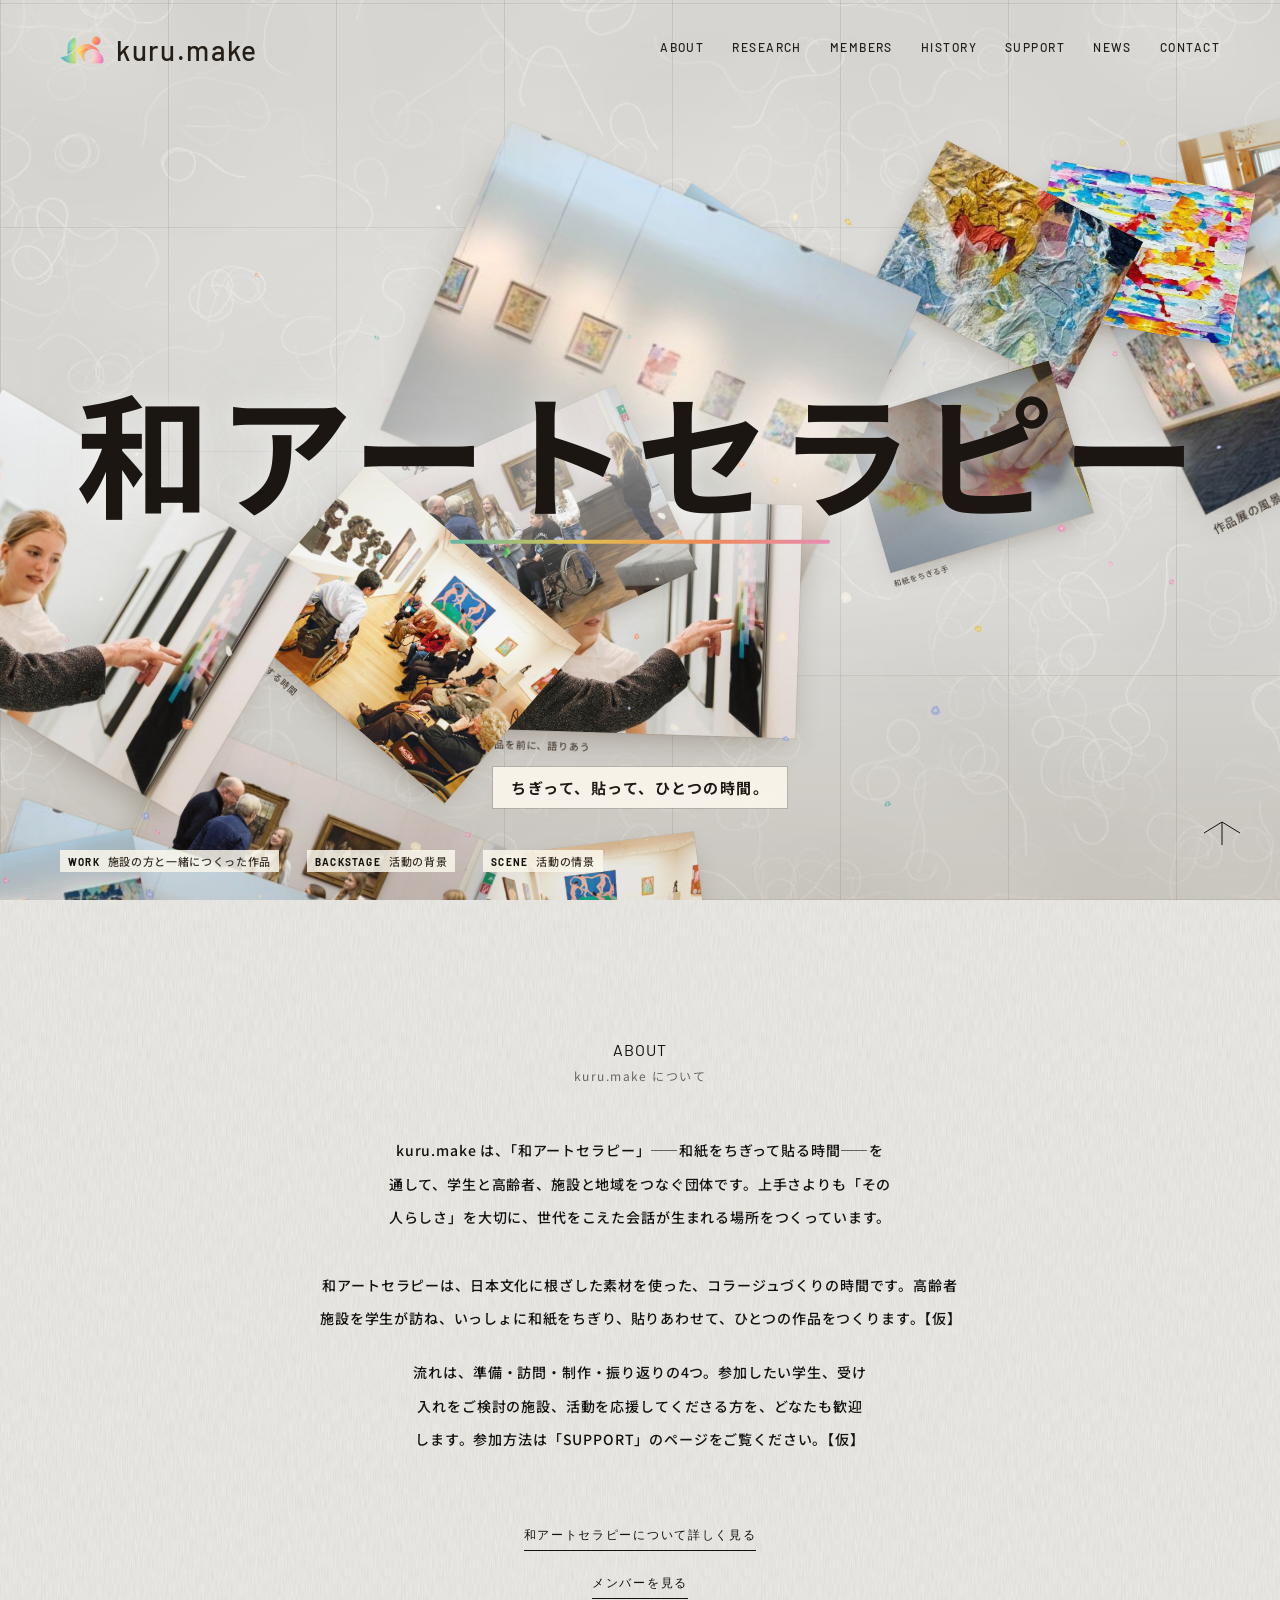
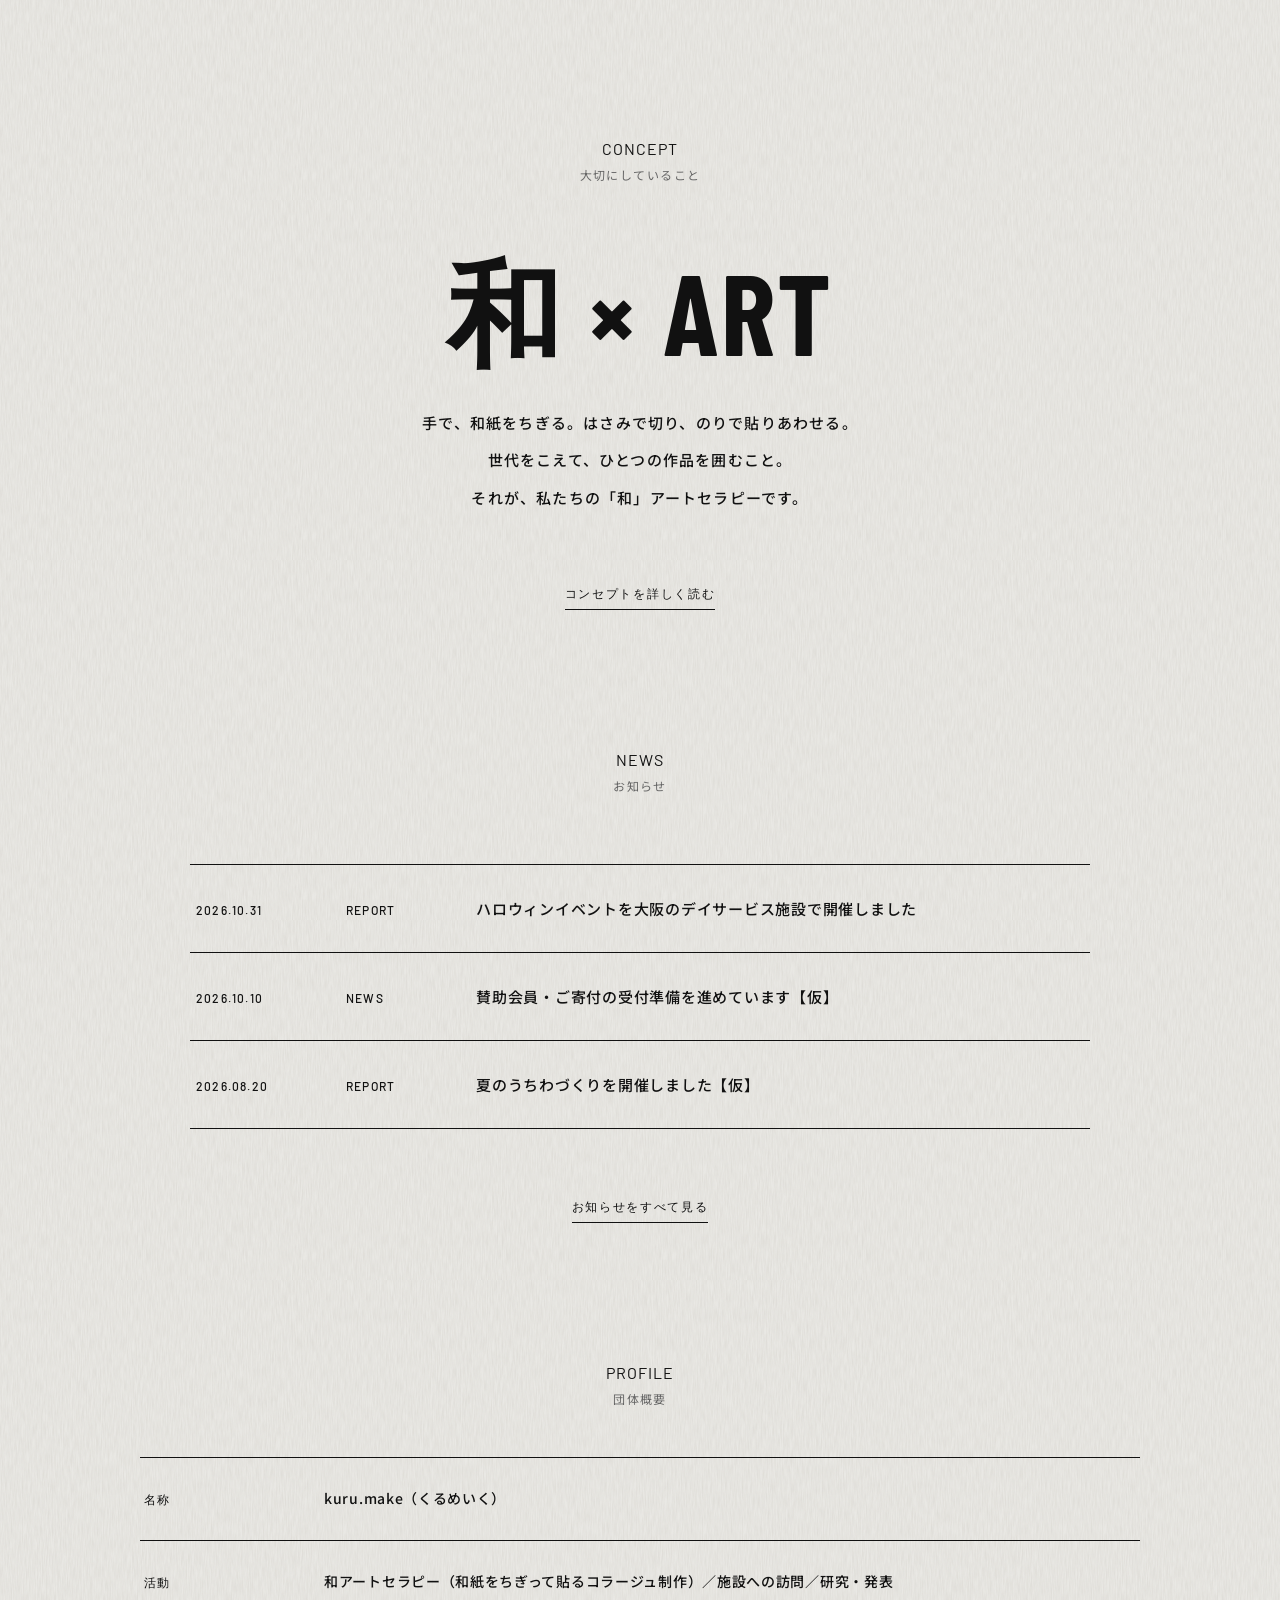
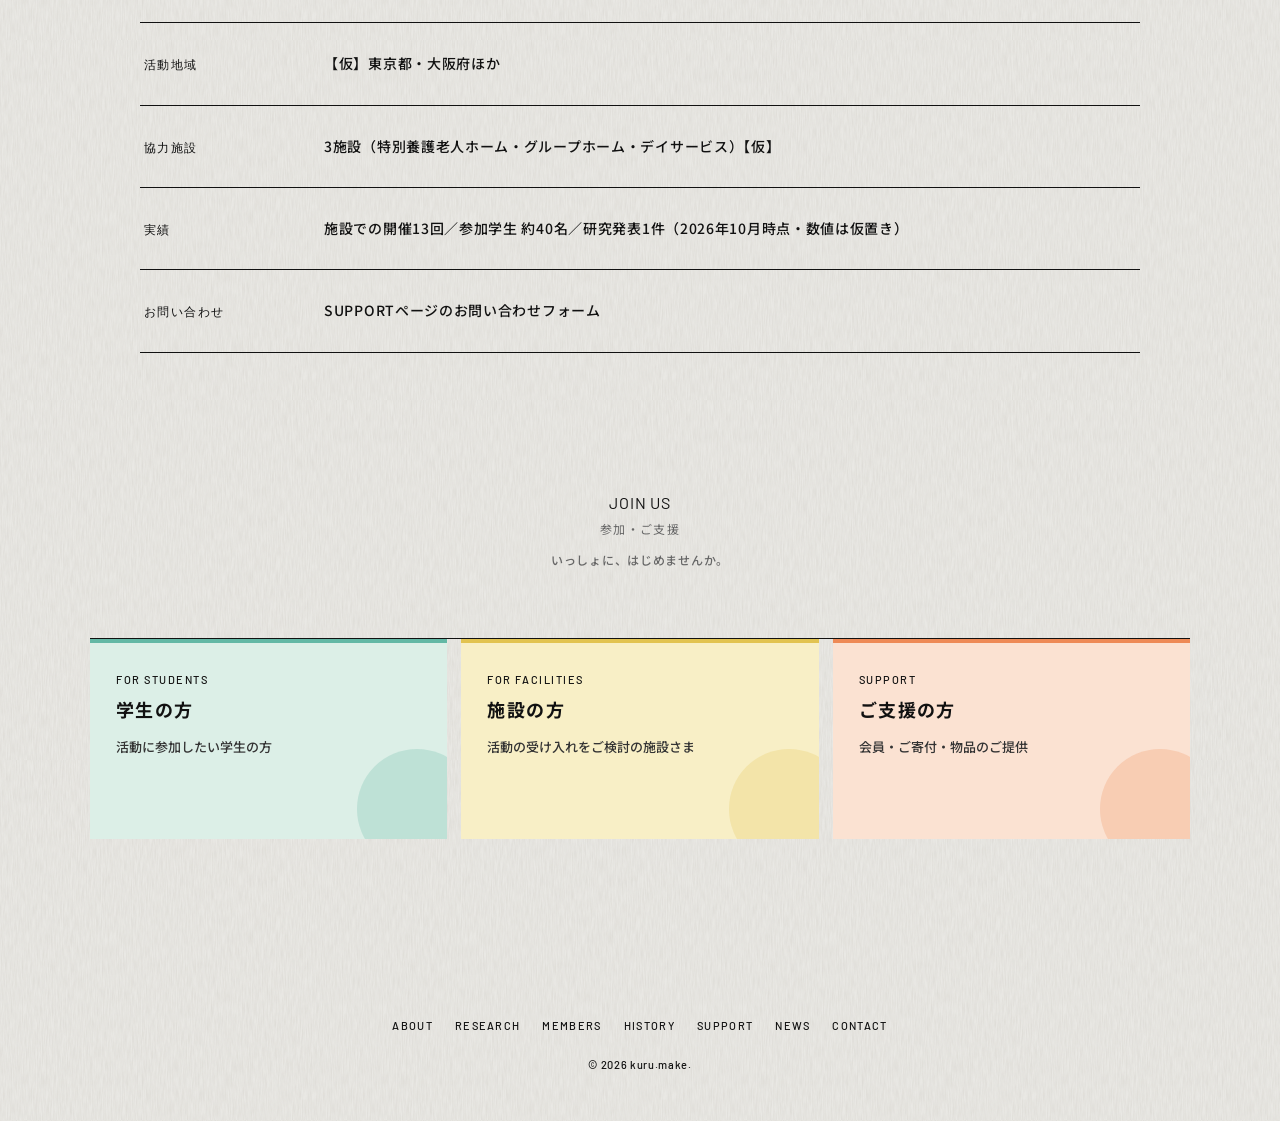
<file: index.html>
<!doctype html>
<html lang="ja">
<head>
<meta charset="utf-8">
<link rel="icon" href="assets/favicon.png" type="image/png">
<link rel="apple-touch-icon" href="assets/favicon.png">
<meta name="viewport" content="width=device-width,initial-scale=1">
<meta name="robots" content="noindex">
<title>kuru.make｜和アートセラピー</title>
<meta name="description" content="kuru.make（くるめいく）は、和紙をちぎって貼る「和アートセラピー」を通して、学生と高齢者、施設と地域をつなぐ団体です。世代をこえた会話が生まれる時間をつくっています。【仮】">
<link rel="canonical" href="https://s4qr-tech.github.io/kuru-make-test/">
<meta property="og:type" content="website">
<meta property="og:site_name" content="kuru.make">
<meta property="og:locale" content="ja_JP">
<meta property="og:title" content="kuru.make｜和アートセラピー">
<meta property="og:description" content="kuru.make（くるめいく）は、和紙をちぎって貼る「和アートセラピー」を通して、学生と高齢者、施設と地域をつなぐ団体です。世代をこえた会話が生まれる時間をつくっています。【仮】">
<meta property="og:url" content="https://s4qr-tech.github.io/kuru-make-test/">
<meta property="og:image" content="https://s4qr-tech.github.io/kuru-make-test/assets/og.jpg">
<meta name="twitter:card" content="summary_large_image">
<meta name="twitter:title" content="kuru.make｜和アートセラピー">
<meta name="twitter:description" content="kuru.make（くるめいく）は、和紙をちぎって貼る「和アートセラピー」を通して、学生と高齢者、施設と地域をつなぐ団体です。世代をこえた会話が生まれる時間をつくっています。【仮】">
<meta name="twitter:image" content="https://s4qr-tech.github.io/kuru-make-test/assets/og.jpg">
<script type="application/ld+json">{"@context": "https://schema.org", "@type": "Organization", "name": "kuru.make", "alternateName": "くるめいく", "url": "https://s4qr-tech.github.io/kuru-make-test/", "logo": "https://s4qr-tech.github.io/kuru-make-test/assets/mark.png", "image": "https://s4qr-tech.github.io/kuru-make-test/assets/og.jpg", "description": "和紙をちぎって貼る「和アートセラピー」を通して、学生と高齢者、施設と地域をつなぐ団体。", "knowsAbout": ["和アートセラピー", "コラージュ", "高齢者施設での活動"]}</script>
<script type="application/ld+json">{"@context": "https://schema.org", "@type": "WebSite", "name": "kuru.make", "url": "https://s4qr-tech.github.io/kuru-make-test/", "inLanguage": "ja"}</script>
<link rel="preconnect" href="https://fonts.googleapis.com">
<link rel="preconnect" href="https://fonts.gstatic.com" crossorigin>
<link href="https://fonts.googleapis.com/css2?family=Barlow+Condensed:wght@700&family=Noto+Sans+JP:wght@400;500;700&family=Barlow:wght@400;500;700&display=swap" rel="stylesheet">
<link rel="stylesheet" href="about.css?v=75">
</head>
<body data-page="top">

<div class="intro" id="intro" aria-hidden="true"></div>

<section class="top">
  <div class="flow" id="flow" aria-hidden="true"></div>
  <h1 class="top-mark">和アートセラピー</h1>
  <p class="top-sub"><span class="nb">ちぎって、</span><span class="nb">貼って、</span><span class="nb">ひとつの時間。</span></p>
  <ul class="kinds" aria-label="背景の写真について">
    <li><b>WORK</b>施設の方と一緒につくった作品</li>
    <li><b>BACKSTAGE</b>活動の背景</li>
    <li><b>SCENE</b>活動の情景</li>
  </ul>
</section>

<section class="blk">
  <h2 class="lab">ABOUT<small class="jp">kuru.make について</small></h2>
  <p class="lead">kuru.make は、「和アートセラピー」――和紙をちぎって貼る時間――を通して、学生と高齢者、施設と地域をつなぐ団体です。上手さよりも「その人らしさ」を大切に、世代をこえた会話が生まれる場所をつくっています。</p>
  <p class="lead" style="margin-top:34px">和アートセラピーは、日本文化に根ざした素材を使った、コラージュづくりの時間です。高齢者施設を学生が訪ね、いっしょに和紙をちぎり、貼りあわせて、ひとつの作品をつくります。【仮】</p>
  <p class="lead" style="margin-top:20px">流れは、準備・訪問・制作・振り返りの4つ。参加したい学生、受け入れをご検討の施設、活動を応援してくださる方を、どなたも歓迎します。参加方法は「SUPPORT」のページをご覧ください。【仮】</p>
  <a class="more" href="about.html">和アートセラピーについて詳しく見る</a><a class="more" href="members.html" style="margin-top:24px">メンバーを見る</a>
</section>

<section class="blk">
  <h2 class="lab">CONCEPT<small class="jp">大切にしていること</small></h2>
  <div class="concept"><div class="big">和 × ART</div>
    <p><span class="nb">手で、</span><span class="nb">和紙をちぎる。</span><span class="nb">はさみで切り、</span><span class="nb">のりで貼りあわせる。</span><br><span class="nb">世代をこえて、</span><span class="nb">ひとつの作品を囲むこと。</span><br><span class="nb">それが、</span><span class="nb">私たちの「和」アートセラピーです。</span></p></div>
  <a class="more" href="about.html#mani">コンセプトを詳しく読む</a>
</section>

<section class="blk">
  <h2 class="lab">NEWS<small class="jp">お知らせ</small></h2>
  <ul class="rows" data-render="news" data-limit="3" style="margin-top:70px"><li><a href="news.html"><span class="n-d">2026.10.31</span><span class="n-c">REPORT</span><span class="n-t">ハロウィンイベントを大阪のデイサービス施設で開催しました</span></a></li><li><a href="news.html"><span class="n-d">2026.10.10</span><span class="n-c">NEWS</span><span class="n-t">賛助会員・ご寄付の受付準備を進めています【仮】</span></a></li><li><a href="news.html"><span class="n-d">2026.08.20</span><span class="n-c">REPORT</span><span class="n-t">夏のうちわづくりを開催しました【仮】</span></a></li></ul>
  <a class="more" href="news.html">お知らせをすべて見る</a>
</section>

<section class="blk" id="profile">
  <h2 class="lab">PROFILE<small class="jp">団体概要</small></h2>
  <div class="facts" style="margin-top:50px">
    <dl><dt>名称</dt><dd>kuru.make（くるめいく）</dd></dl>
    <dl><dt>活動</dt><dd>和アートセラピー（和紙をちぎって貼るコラージュ制作）／施設への訪問／研究・発表</dd></dl>
    <dl><dt>活動地域</dt><dd>【仮】東京都・大阪府ほか</dd></dl>
    <dl><dt>協力施設</dt><dd>3施設（特別養護老人ホーム・グループホーム・デイサービス）【仮】</dd></dl>
    <dl><dt>実績</dt><dd>施設での開催13回／参加学生 約40名／研究発表1件（2026年10月時点・数値は仮置き）</dd></dl>
    <dl><dt>お問い合わせ</dt><dd><a href="support.html#contact">SUPPORTページのお問い合わせフォーム</a></dd></dl>
  </div>
</section>

<section class="blk">
  <h2 class="lab">JOIN US<small class="jp">参加・ご支援</small></h2><p class="note">いっしょに、はじめませんか。</p>
  <ul class="joins">
    <li><a href="support.html?t=student#contact"><small>FOR STUDENTS</small><b>学生の方</b><p>活動に参加したい学生の方</p></a></li>
    <li><a href="support.html?t=facility#contact"><small>FOR FACILITIES</small><b>施設の方</b><p>活動の受け入れをご検討の施設さま</p></a></li>
    <li><a href="support.html"><small>SUPPORT</small><b>ご支援の方</b><p>会員・ご寄付・物品のご提供</p></a></li>
  </ul>
</section>

<script src="site.js?v=14"></script>
<script src="flow.js?v=18"></script>
<script>
// イントロ：文字がひとつずつ現れる（はじめの1回だけ。動きを減らす設定のときは出さない）
(function(){
  var el=document.getElementById('intro'),seen=false;
  try{seen=sessionStorage.getItem('km-intro')==='1'}catch(e){}
  if(seen||matchMedia('(prefers-reduced-motion:reduce)').matches){el.remove();return}
  var s='ART OF CONNECTING';
  el.innerHTML=s.split('').map(function(c,i){return '<span style="animation-delay:'+(i*0.06)+'s">'+(c===' '?'&nbsp;':c)+'</span>'}).join('');
  setTimeout(function(){el.classList.add('done');try{sessionStorage.setItem('km-intro','1')}catch(e){}},2000);
  setTimeout(function(){el.remove()},3000);
})();
</script>
</body>
</html>
</file>
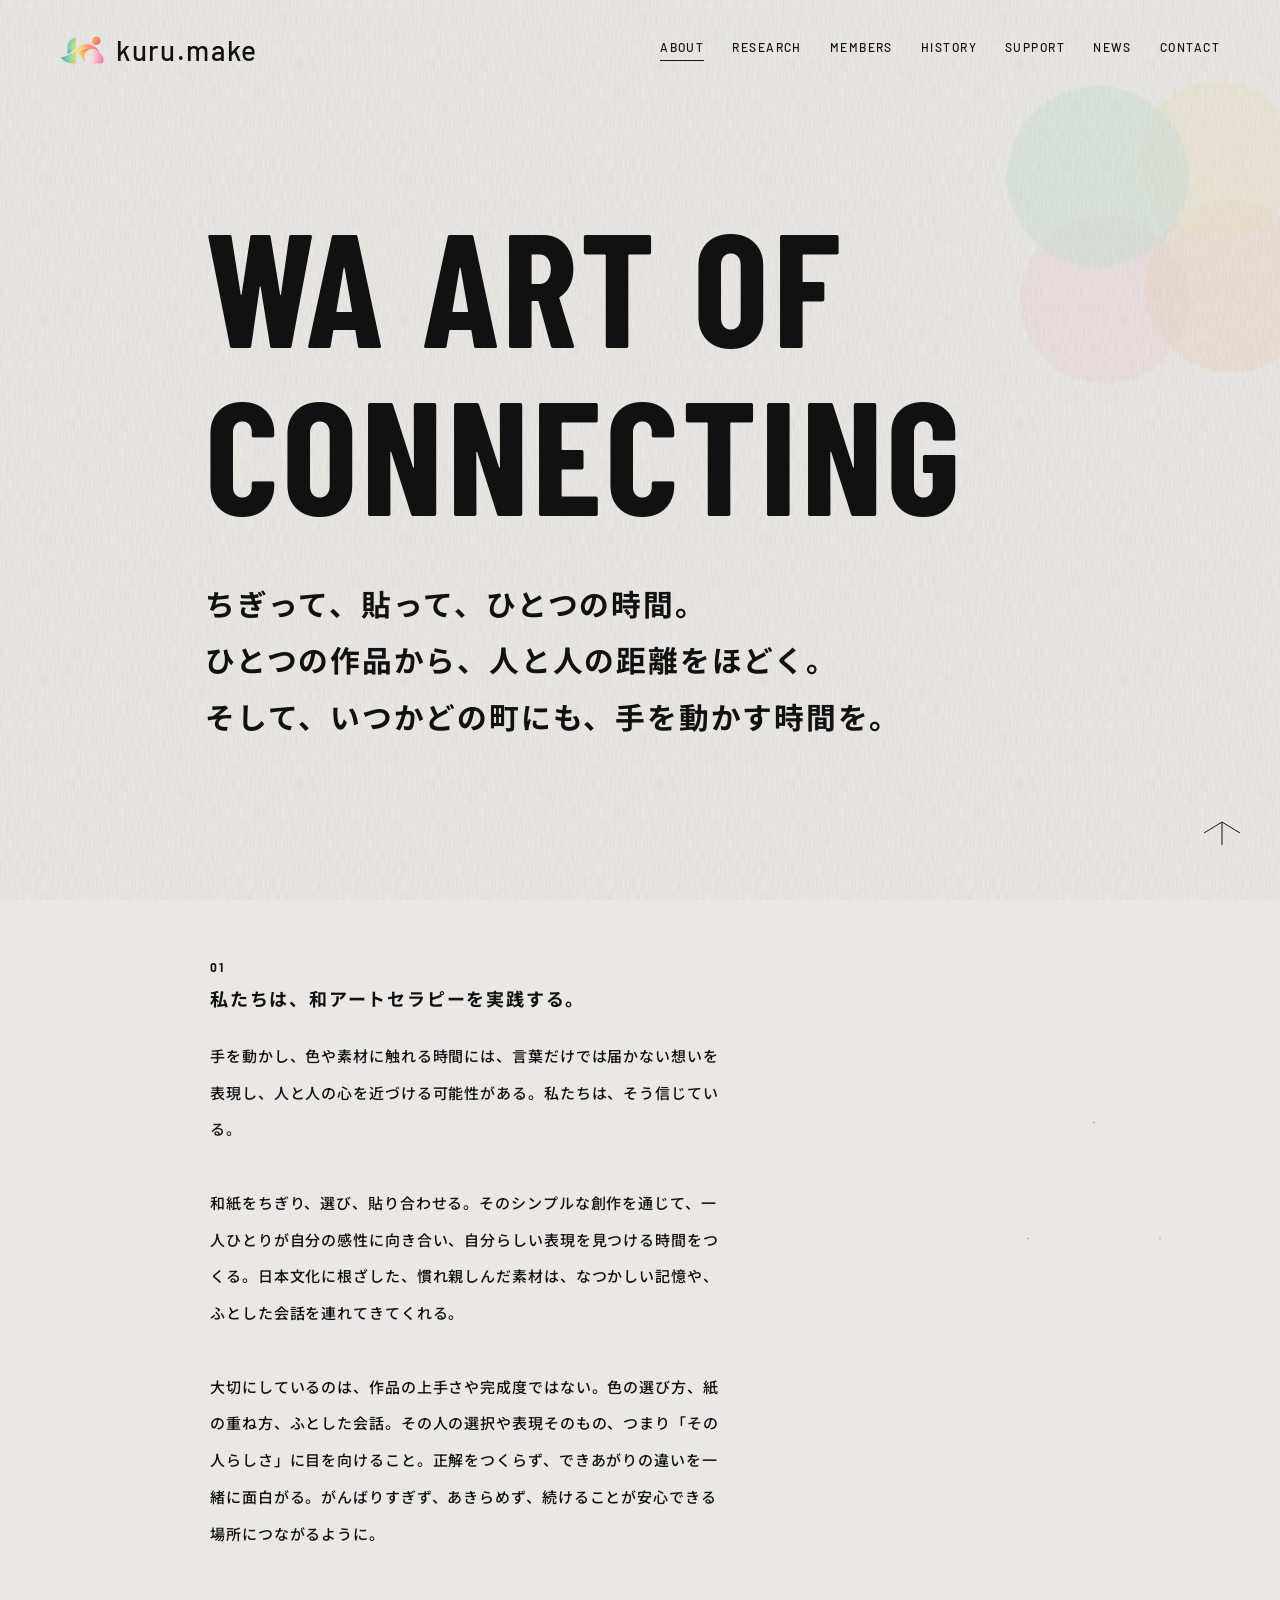
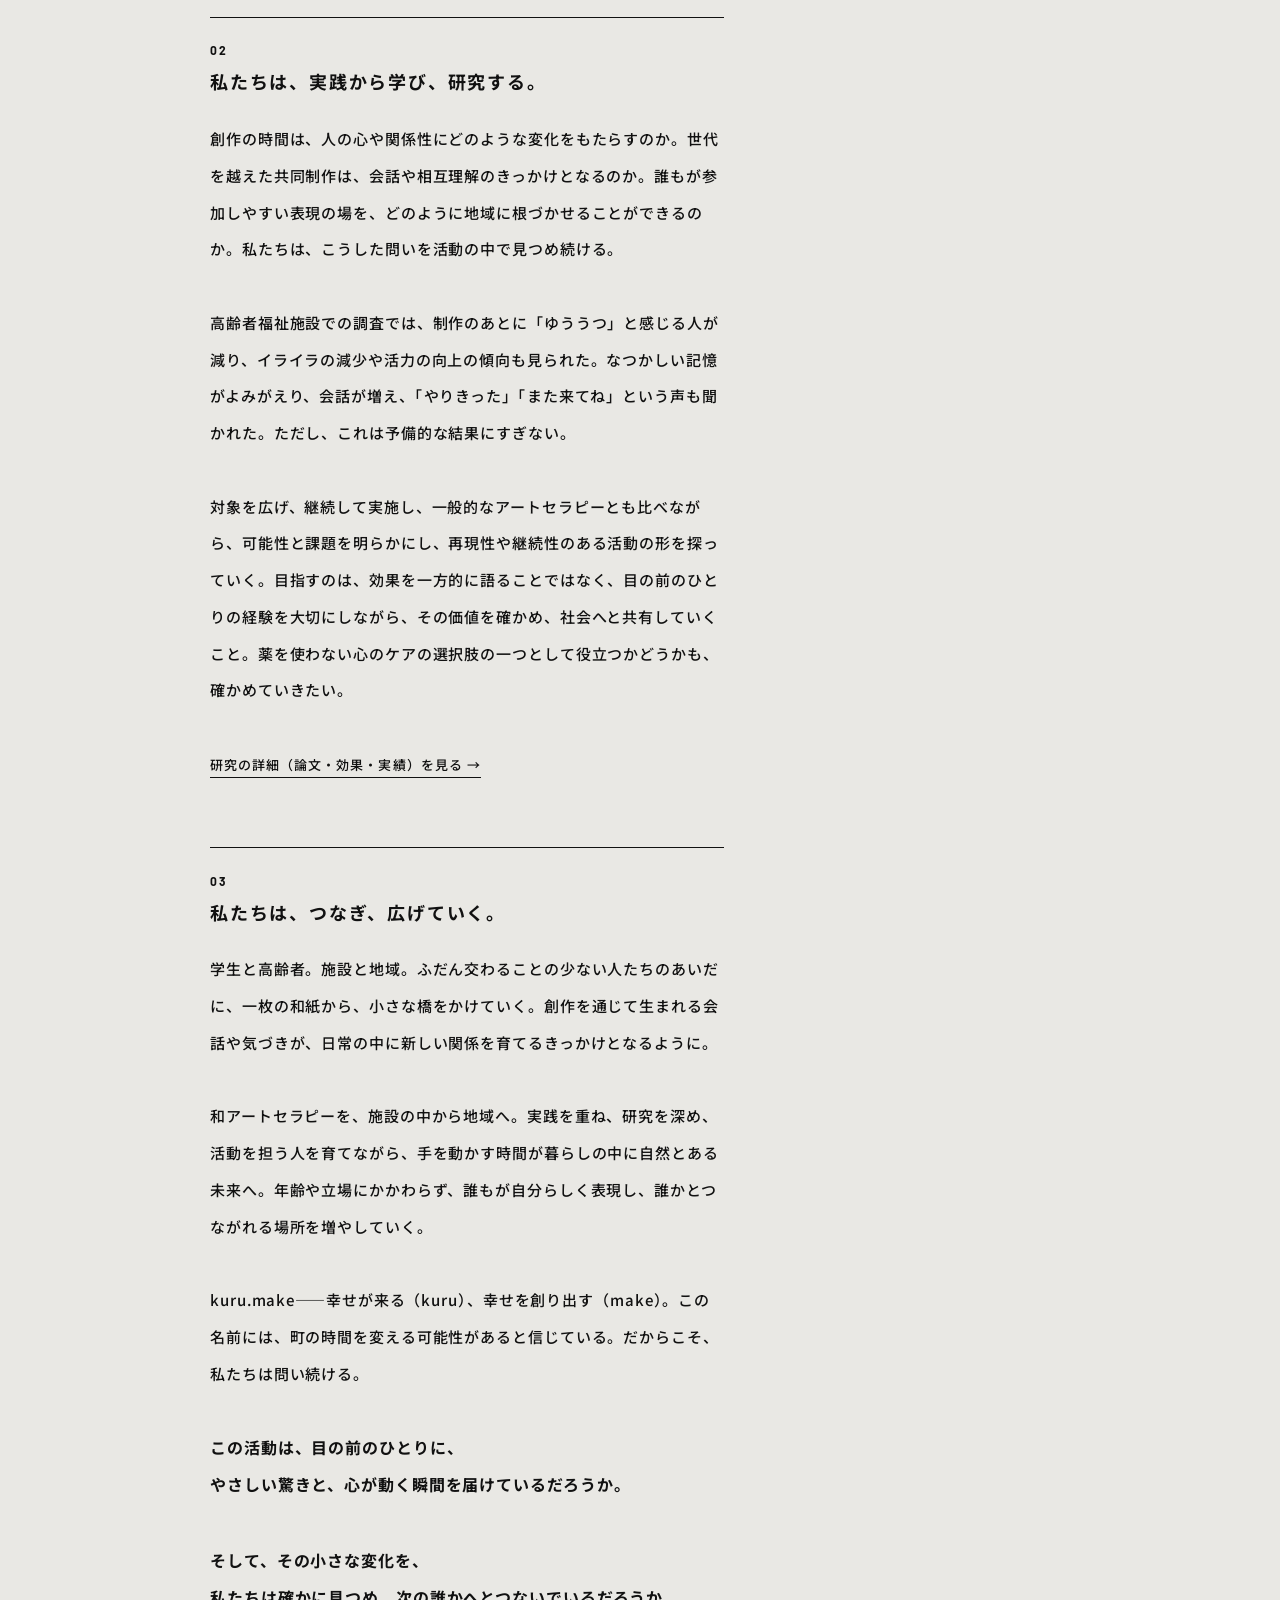
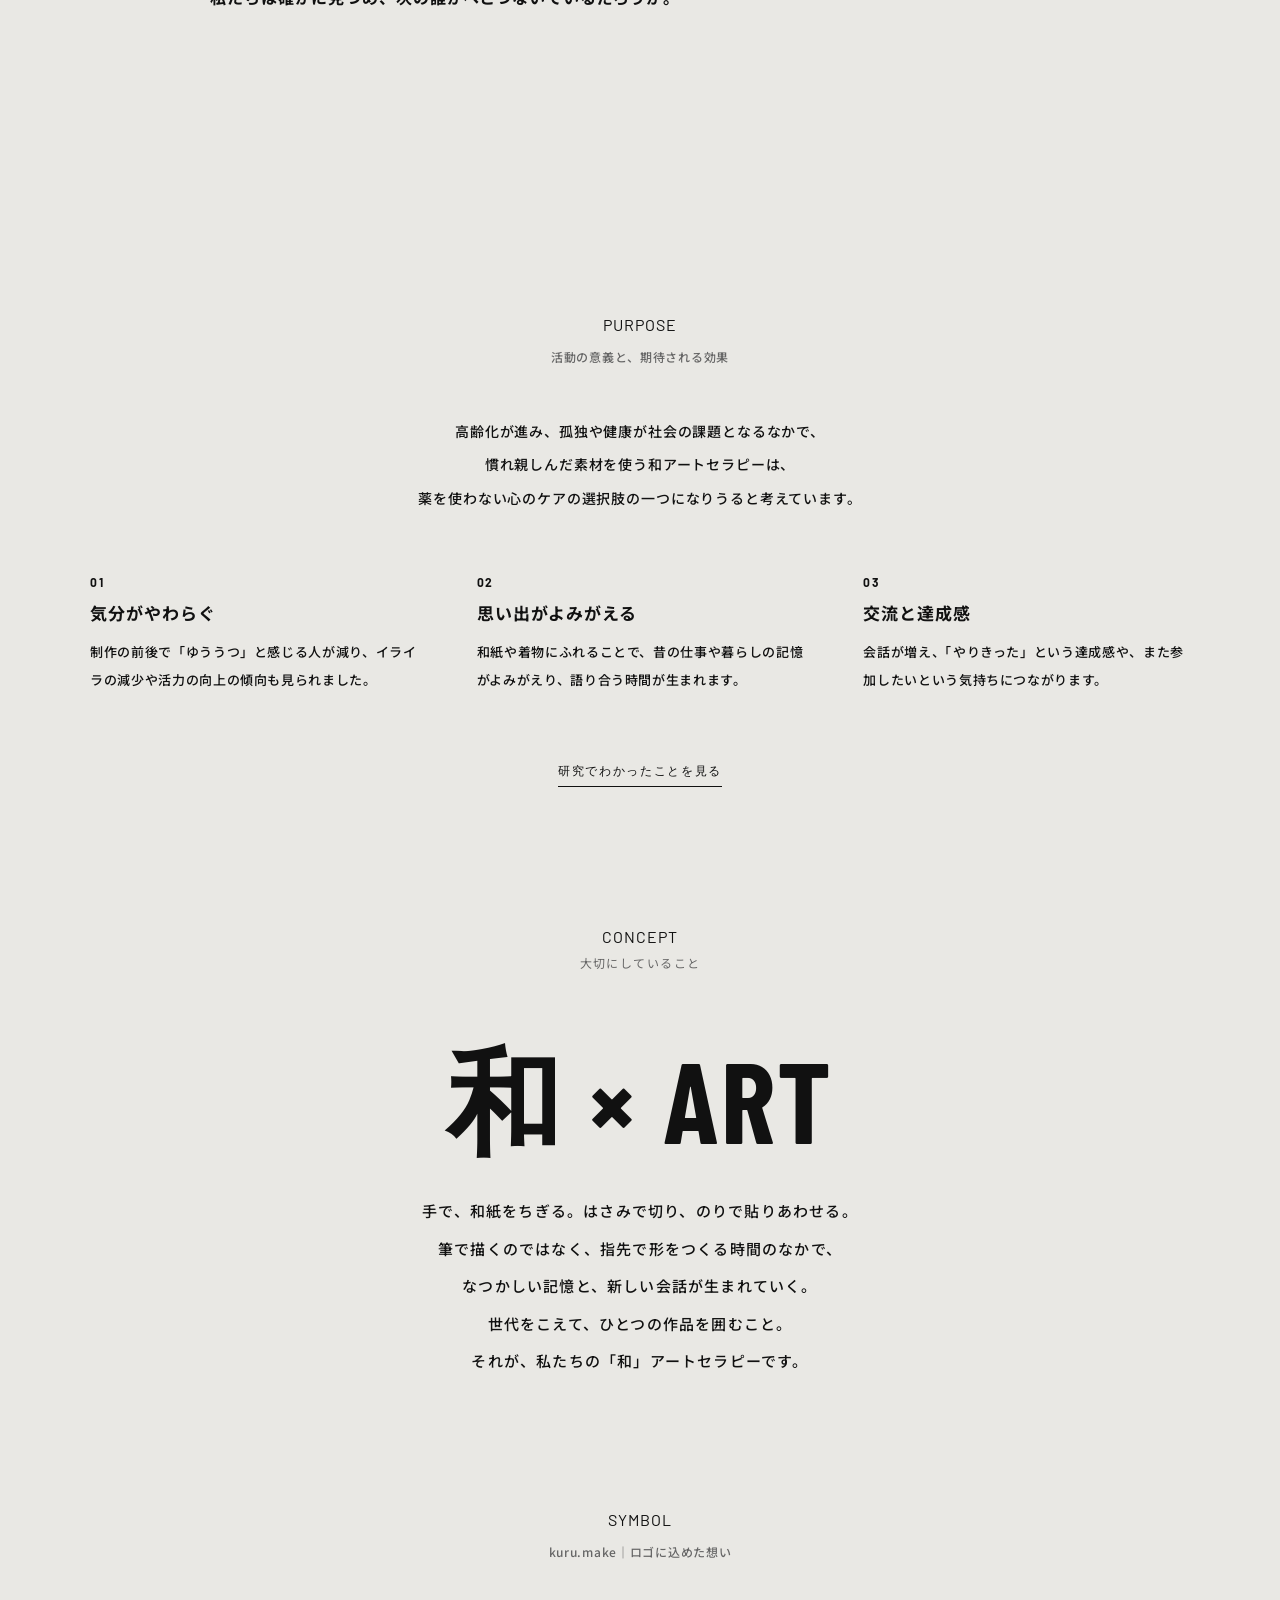
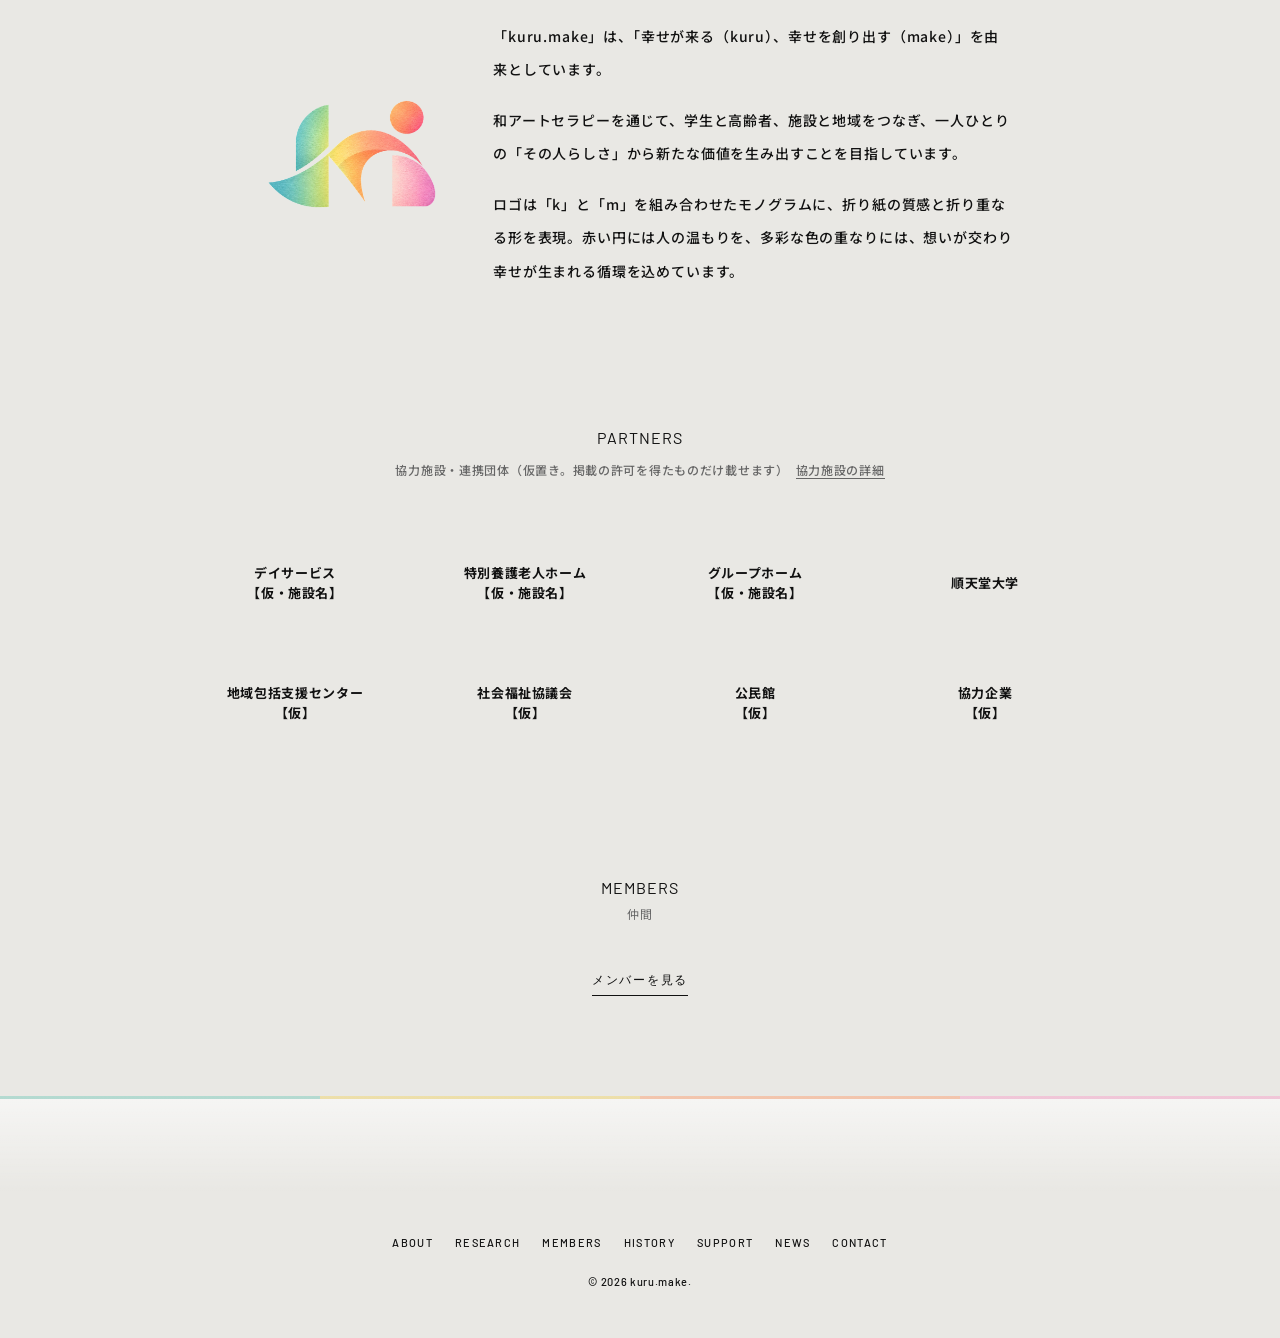
<file: about.html>
<!doctype html>
<html lang="ja">
<head>
<meta charset="utf-8">
<link rel="icon" href="assets/favicon.png" type="image/png">
<link rel="apple-touch-icon" href="assets/favicon.png">
<meta name="viewport" content="width=device-width,initial-scale=1">
<meta name="robots" content="noindex">
<title>ABOUT｜kuru.make</title>
<meta name="description" content="kuru.make の考え方と活動の柱。和紙をちぎって貼る和アートセラピーの実践、研究、そして世代・施設・地域をつなぐ取り組みを紹介します。【仮】">
<link rel="canonical" href="https://s4qr-tech.github.io/kuru-make-test/about.html">
<meta property="og:type" content="article">
<meta property="og:site_name" content="kuru.make">
<meta property="og:locale" content="ja_JP">
<meta property="og:title" content="ABOUT｜kuru.make">
<meta property="og:description" content="kuru.make の考え方と活動の柱。和紙をちぎって貼る和アートセラピーの実践、研究、そして世代・施設・地域をつなぐ取り組みを紹介します。【仮】">
<meta property="og:url" content="https://s4qr-tech.github.io/kuru-make-test/about.html">
<meta property="og:image" content="https://s4qr-tech.github.io/kuru-make-test/assets/og.jpg">
<meta name="twitter:card" content="summary_large_image">
<meta name="twitter:title" content="ABOUT｜kuru.make">
<meta name="twitter:description" content="kuru.make の考え方と活動の柱。和紙をちぎって貼る和アートセラピーの実践、研究、そして世代・施設・地域をつなぐ取り組みを紹介します。【仮】">
<meta name="twitter:image" content="https://s4qr-tech.github.io/kuru-make-test/assets/og.jpg">
<script type="application/ld+json">{"@context": "https://schema.org", "@type": "BreadcrumbList", "itemListElement": [{"@type": "ListItem", "position": 1, "name": "kuru.make", "item": "https://s4qr-tech.github.io/kuru-make-test/"}, {"@type": "ListItem", "position": 2, "name": "kuru.make について", "item": "https://s4qr-tech.github.io/kuru-make-test/about.html"}]}</script>
<link rel="preconnect" href="https://fonts.googleapis.com">
<link rel="preconnect" href="https://fonts.gstatic.com" crossorigin>
<link href="https://fonts.googleapis.com/css2?family=Barlow+Condensed:wght@700&family=Noto+Sans+JP:wght@400;500;700&family=Barlow:wght@400;500&display=swap" rel="stylesheet">
<link rel="stylesheet" href="about.css?v=75">
</head>
<body data-page="about">

<main>
  <!-- HERO -->
  <section class="hero">
    <h1 class="hero-en">WA ART OF<br>CONNECTING</h1>
    <p class="hero-ja">
      <span class="nb">ちぎって、</span><span class="nb">貼って、</span><span class="nb">ひとつの時間。</span><br>
      <span class="nb">ひとつの作品から、</span><span class="nb">人と人の距離をほどく。</span><br>
      <span class="nb">そして、</span><span class="nb">いつかどの町にも、</span><span class="nb">手を動かす時間を。</span>
    </p>
  </section>

  <!-- MANIFESTO + VENN -->
  <section class="mani" id="mani">
    <div class="mani-text">
      <h2><i>01</i>私たちは、和アートセラピーを実践する。</h2>
      <p>手を動かし、色や素材に触れる時間には、言葉だけでは届かない想いを表現し、人と人の心を近づける可能性がある。私たちは、そう信じている。</p>
      <p>和紙をちぎり、選び、貼り合わせる。そのシンプルな創作を通じて、一人ひとりが自分の感性に向き合い、自分らしい表現を見つける時間をつくる。日本文化に根ざした、慣れ親しんだ素材は、なつかしい記憶や、ふとした会話を連れてきてくれる。</p>
      <p>大切にしているのは、作品の上手さや完成度ではない。色の選び方、紙の重ね方、ふとした会話。その人の選択や表現そのもの、つまり「その人らしさ」に目を向けること。正解をつくらず、できあがりの違いを一緒に面白がる。がんばりすぎず、あきらめず、続けることが安心できる場所につながるように。</p>

      <h2><i>02</i>私たちは、実践から学び、研究する。</h2>
      <p>創作の時間は、人の心や関係性にどのような変化をもたらすのか。世代を越えた共同制作は、会話や相互理解のきっかけとなるのか。誰もが参加しやすい表現の場を、どのように地域に根づかせることができるのか。私たちは、こうした問いを活動の中で見つめ続ける。</p>
      <p>高齢者福祉施設での調査では、制作のあとに「ゆううつ」と感じる人が減り、イライラの減少や活力の向上の傾向も見られた。なつかしい記憶がよみがえり、会話が増え、「やりきった」「また来てね」という声も聞かれた。ただし、これは予備的な結果にすぎない。</p>
      <p>対象を広げ、継続して実施し、一般的なアートセラピーとも比べながら、可能性と課題を明らかにし、再現性や継続性のある活動の形を探っていく。目指すのは、効果を一方的に語ることではなく、目の前のひとりの経験を大切にしながら、その価値を確かめ、社会へと共有していくこと。薬を使わない心のケアの選択肢の一つとして役立つかどうかも、確かめていきたい。</p>
      <p class="mani-link"><a href="research.html#papers">研究の詳細（論文・効果・実績）を見る →</a></p>

      <h2><i>03</i>私たちは、つなぎ、広げていく。</h2>
      <p>学生と高齢者。施設と地域。ふだん交わることの少ない人たちのあいだに、一枚の和紙から、小さな橋をかけていく。創作を通じて生まれる会話や気づきが、日常の中に新しい関係を育てるきっかけとなるように。</p>
      <p>和アートセラピーを、施設の中から地域へ。実践を重ね、研究を深め、活動を担う人を育てながら、手を動かす時間が暮らしの中に自然とある未来へ。年齢や立場にかかわらず、誰もが自分らしく表現し、誰かとつながれる場所を増やしていく。</p>
      <p>kuru.make――幸せが来る（kuru）、幸せを創り出す（make）。この名前には、町の時間を変える可能性があると信じている。だからこそ、私たちは問い続ける。</p>
      <p class="ask">この活動は、目の前のひとりに、<br>やさしい驚きと、心が動く瞬間を届けているだろうか。</p>
      <p class="ask">そして、その小さな変化を、<br>私たちは確かに見つめ、次の誰かへとつないでいるだろうか。</p>
    </div>

    <div class="venn" aria-hidden="true">
      <svg viewBox="0 0 400 400" id="venn" role="img" aria-label="実践・研究・つなぐ、の3つが重なる図">
        <defs>
          <clipPath id="vc1"><circle cx="200" cy="130" r="100"/></clipPath>
          <clipPath id="vc2"><circle cx="140" cy="235" r="100"/></clipPath>
          <linearGradient id="vcore" x1="0" y1="0" x2="1" y2="1">
            <stop offset="0" stop-color="#63b8a5"/><stop offset=".38" stop-color="#e2c350"/><stop offset=".68" stop-color="#ee8a56"/><stop offset="1" stop-color="#e98cb5"/>
          </linearGradient>
        </defs>
        <g class="core" clip-path="url(#vc1)"><g clip-path="url(#vc2)"><circle cx="260" cy="235" r="100" fill="url(#vcore)"/></g></g>
        <circle class="c c1" cx="200" cy="130" r="100" pathLength="1"/>
        <circle class="c c2" cx="140" cy="235" r="100" pathLength="1"/>
        <circle class="c c3" cx="260" cy="235" r="100" pathLength="1"/>
        <text class="t t1" x="200" y="92" text-anchor="middle"><tspan class="en" x="200">PRACTICE</tspan><tspan class="ja" x="200" dy="17">実践</tspan></text>
        <text class="t t2" x="104" y="262" text-anchor="middle"><tspan class="en" x="104">RESEARCH</tspan><tspan class="ja" x="104" dy="17">研究</tspan></text>
        <text class="t t3" x="296" y="262" text-anchor="middle"><tspan class="en" x="296">CONNECT</tspan><tspan class="ja" x="296" dy="17">つなぐ</tspan></text>
        <text class="t t4" x="200" y="205" text-anchor="middle"><tspan class="en" x="200">kuru.make</tspan></text>
      </svg>
    </div>
  </section>

  <!-- PURPOSE -->
  <section class="blk">
    <h2 class="lab">PURPOSE</h2>
    <p class="note">活動の意義と、期待される効果</p>
    <p class="lead" style="margin-top:50px"><span class="nb">高齢化が進み、</span><span class="nb">孤独や健康が社会の課題となるなかで、</span><span class="nb">慣れ親しんだ素材を使う和アートセラピーは、</span><span class="nb">薬を使わない心のケアの選択肢の一つに</span><span class="nb">なりうると考えています。</span></p>
    <ul class="efx" style="grid-template-columns:repeat(3,1fr);max-width:1100px">
      <li><i>01</i><b>気分がやわらぐ</b><p>制作の前後で「ゆううつ」と感じる人が減り、イライラの減少や活力の向上の傾向も見られました。</p></li>
      <li><i>02</i><b>思い出がよみがえる</b><p>和紙や着物にふれることで、昔の仕事や暮らしの記憶がよみがえり、語り合う時間が生まれます。</p></li>
      <li><i>03</i><b>交流と達成感</b><p>会話が増え、「やりきった」という達成感や、また参加したいという気持ちにつながります。</p></li>
    </ul>
    <a class="more" href="research.html">研究でわかったことを見る</a>
  </section>

  <!-- CONCEPT / SYMBOL -->
  <section class="blk">
    <h2 class="lab">CONCEPT<small class="jp">大切にしていること</small></h2>
    <div class="concept"><div class="big">和 × ART</div>
      <p><span class="nb">手で、</span><span class="nb">和紙をちぎる。</span><span class="nb">はさみで切り、</span><span class="nb">のりで貼りあわせる。</span><br><span class="nb">筆で描くのではなく、</span><span class="nb">指先で形をつくる時間のなかで、</span><br><span class="nb">なつかしい記憶と、</span><span class="nb">新しい会話が生まれていく。</span><br><span class="nb">世代をこえて、</span><span class="nb">ひとつの作品を囲むこと。</span><br><span class="nb">それが、</span><span class="nb">私たちの「和」アートセラピーです。</span></p></div>
    <h2 class="lab" style="margin-top:130px">SYMBOL</h2><p class="note">kuru.make｜ロゴに込めた想い</p>
    <div class="sym"><img src="assets/mark.png" alt="kuru.make シンボルマーク" width="200" height="200">
      <div class="sym-t">
        <p>「kuru.make」は、「幸せが来る（kuru）、幸せを創り出す（make）」を由来としています。</p>
        <p>和アートセラピーを通じて、学生と高齢者、施設と地域をつなぎ、一人ひとりの「その人らしさ」から新たな価値を生み出すことを目指しています。</p>
        <p>ロゴは「k」と「m」を組み合わせたモノグラムに、折り紙の質感と折り重なる形を表現。赤い円には人の温もりを、多彩な色の重なりには、想いが交わり幸せが生まれる循環を込めています。</p>
      </div></div>
  </section>

  <!-- PARTNERS -->
  <section class="blk">
    <h2 class="lab">PARTNERS</h2>
    <p class="note">協力施設・連携団体（仮置き。掲載の許可を得たものだけ載せます）　<a href="members.html#facilities" style="border-bottom:1px solid">協力施設の詳細</a></p>
    <ul class="logos">
      <li>デイサービス<br>【仮・施設名】</li>
      <li>特別養護老人ホーム<br>【仮・施設名】</li>
      <li>グループホーム<br>【仮・施設名】</li>
      <li>順天堂大学</li>
      <li>地域包括支援センター<br>【仮】</li>
      <li>社会福祉協議会<br>【仮】</li>
      <li>公民館<br>【仮】</li>
      <li>協力企業<br>【仮】</li>
    </ul>
  </section>

  <!-- MEMBERS -->
  <section class="blk">
    <h2 class="lab">MEMBERS<small class="jp">仲間</small></h2>
    <a class="more" href="members.html" style="margin-top:50px">メンバーを見る</a>
  </section>
</main>

<script src="site.js?v=14"></script>
<script src="about.js?v=7"></script>
</body>
</html>
</file>
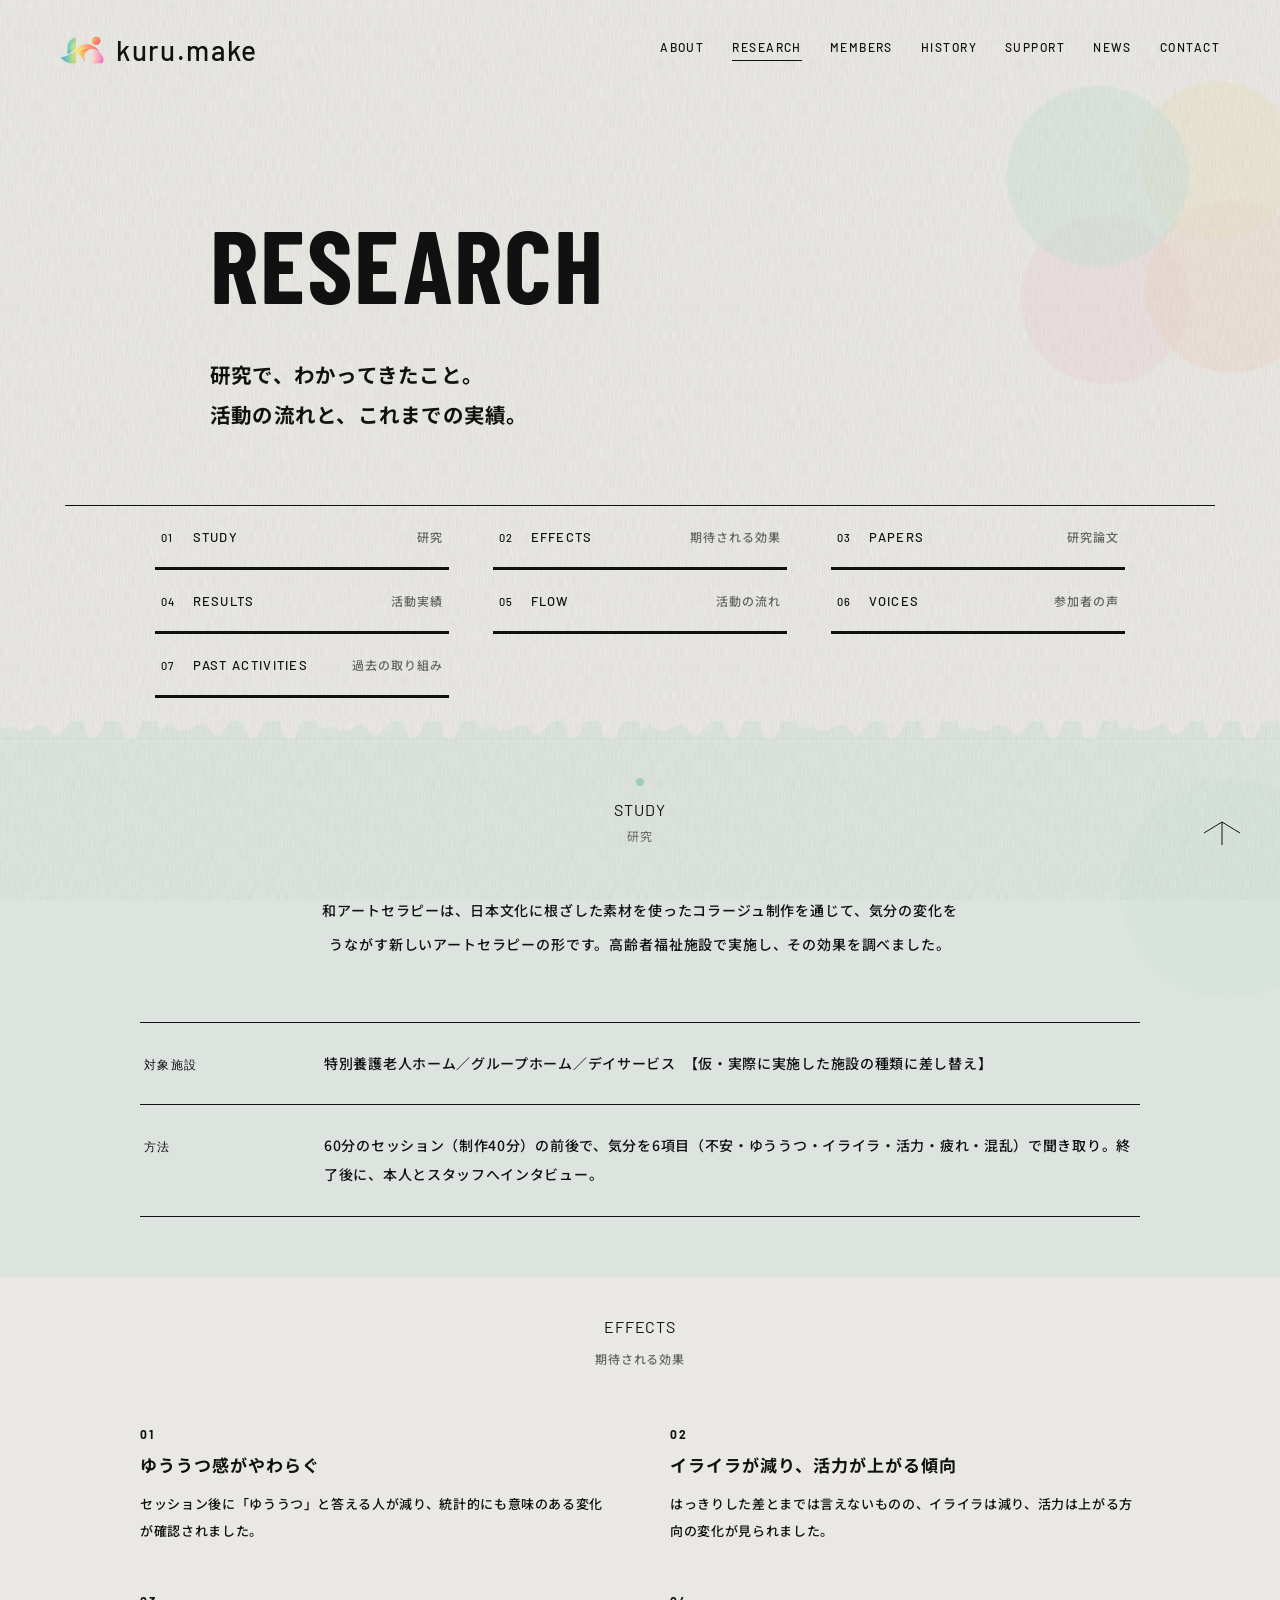
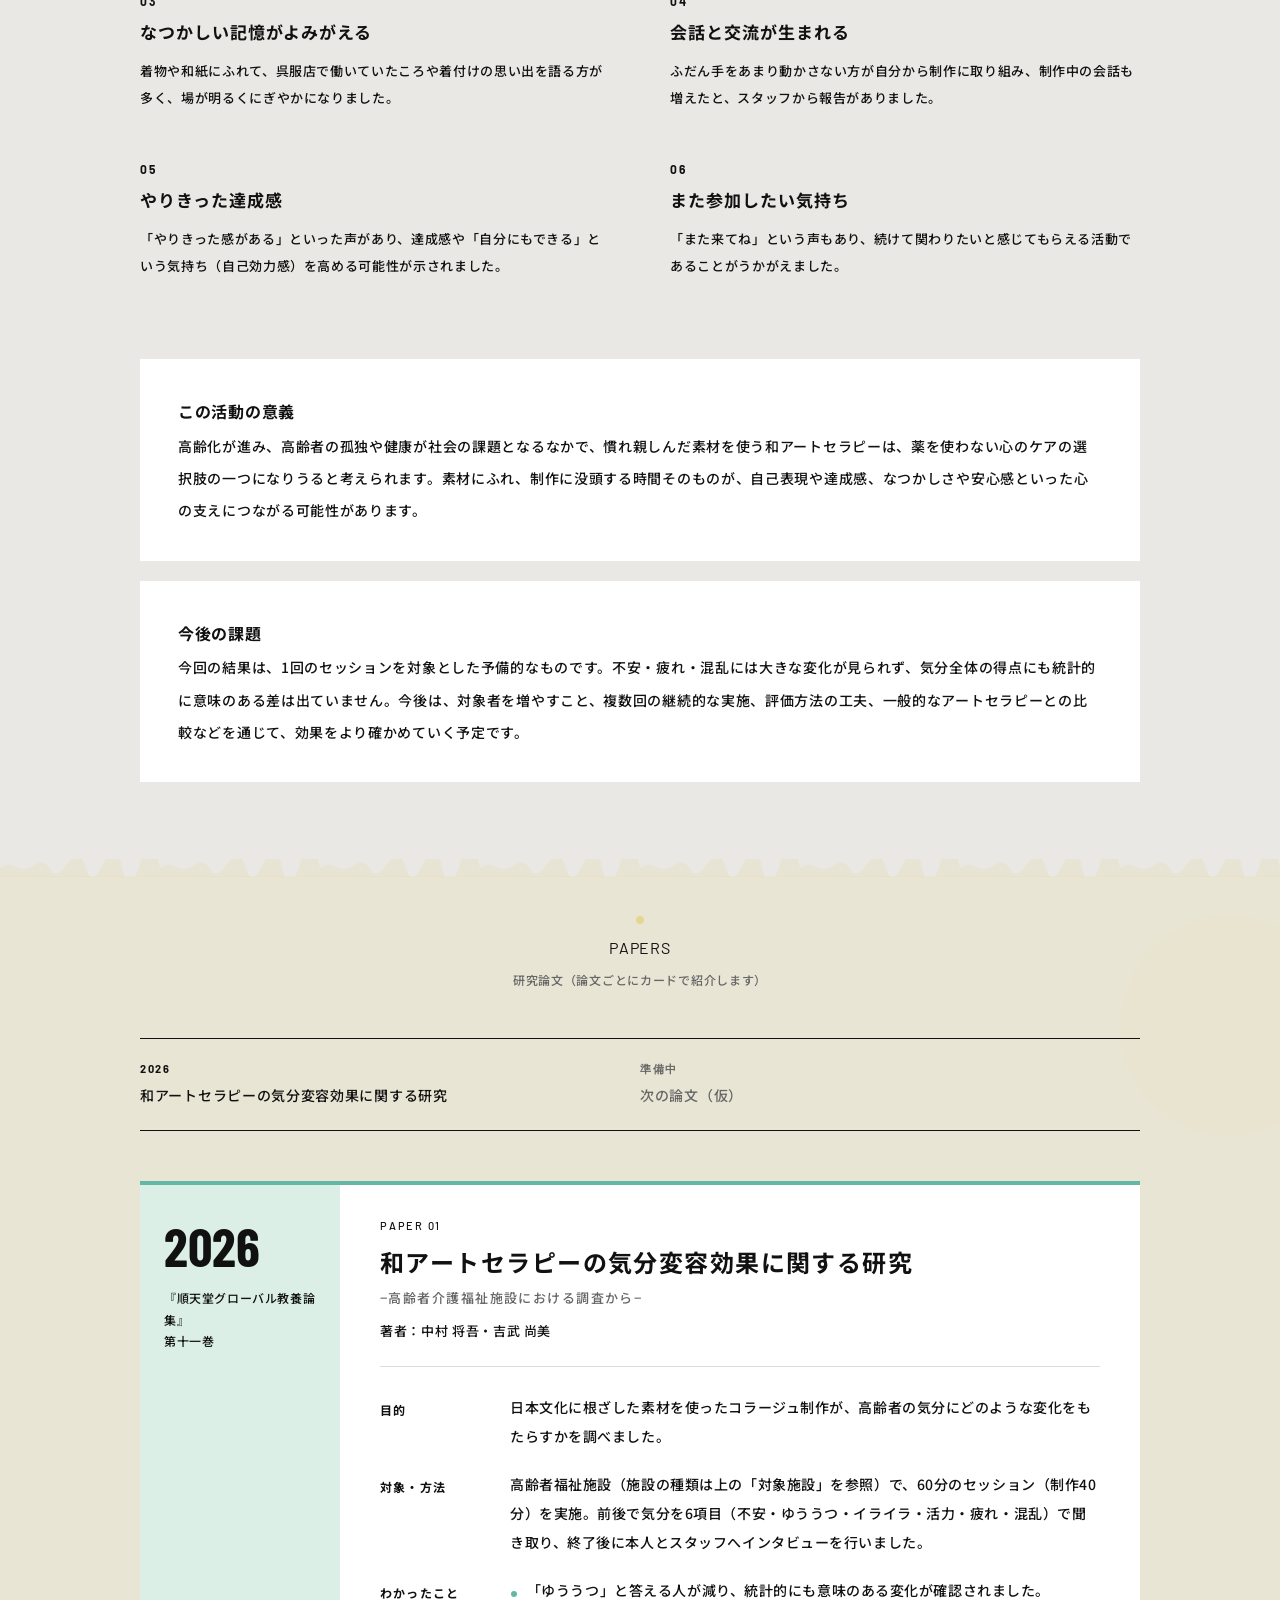
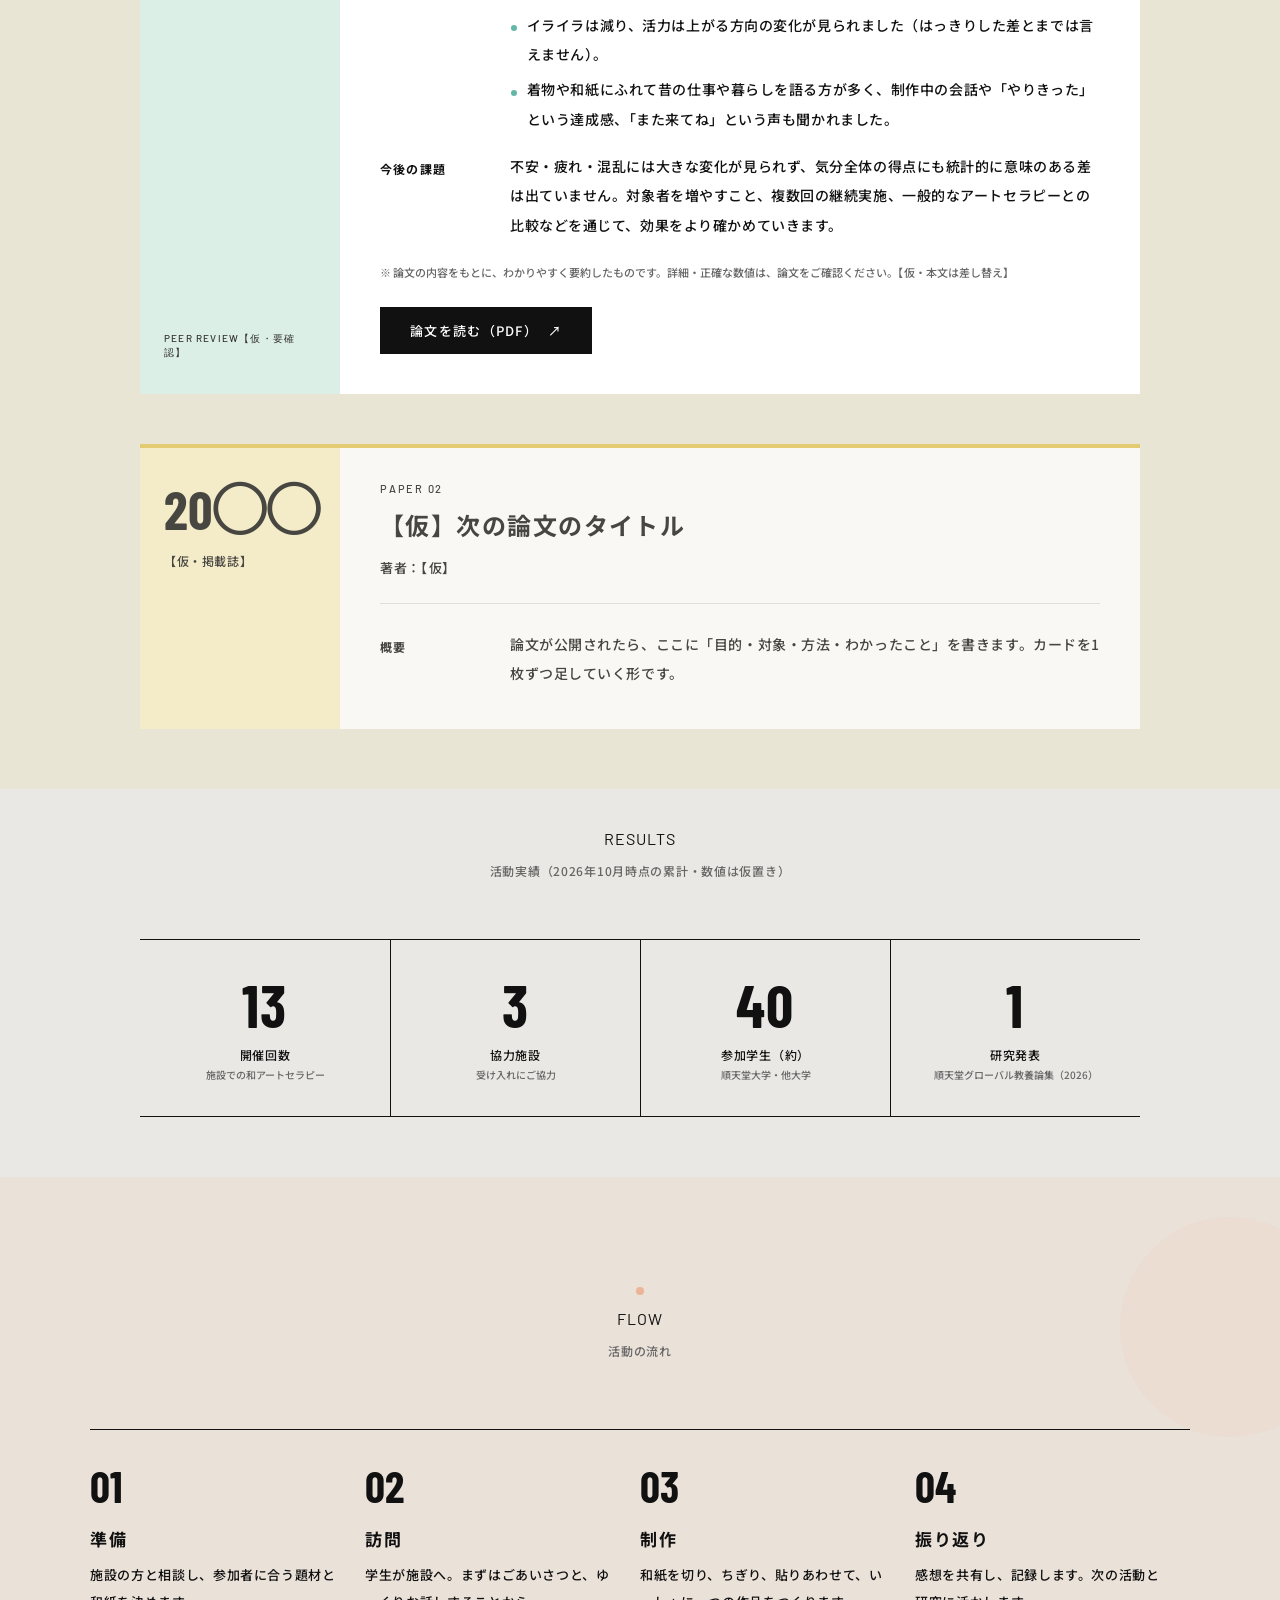
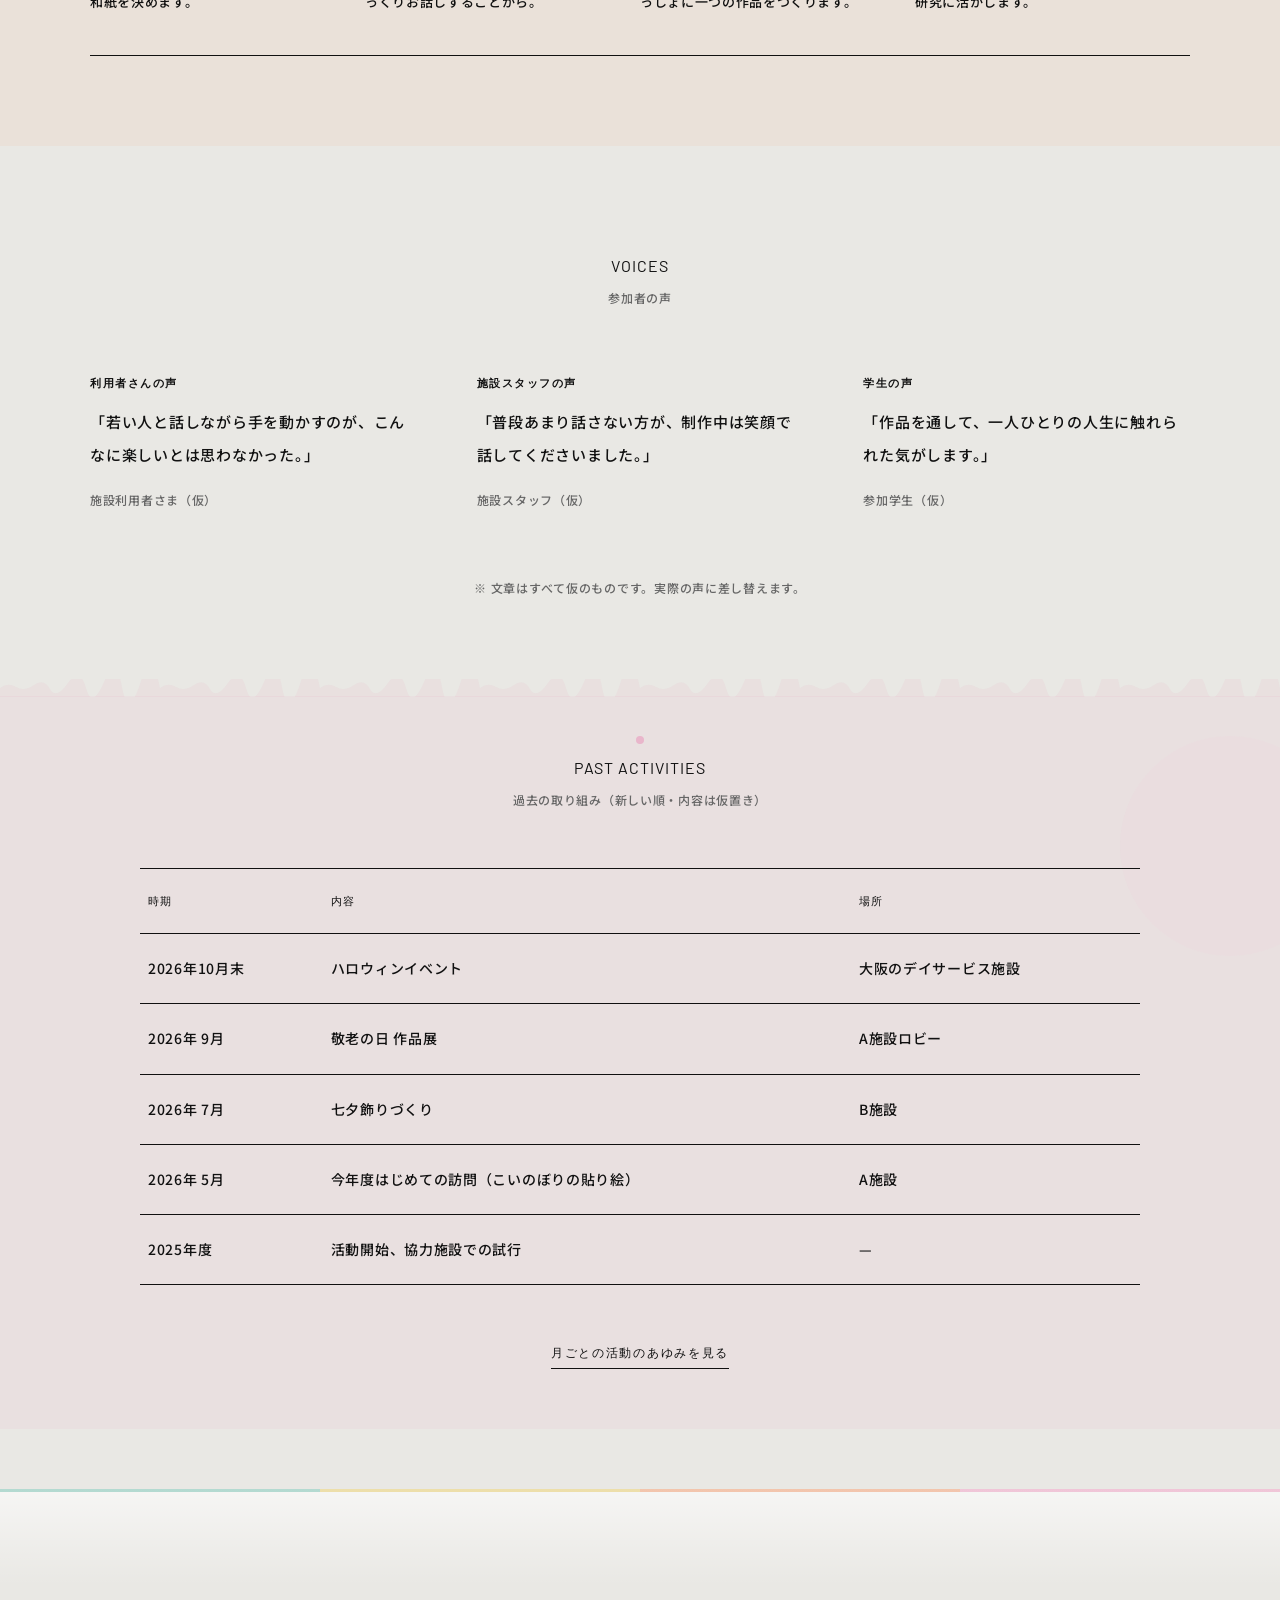
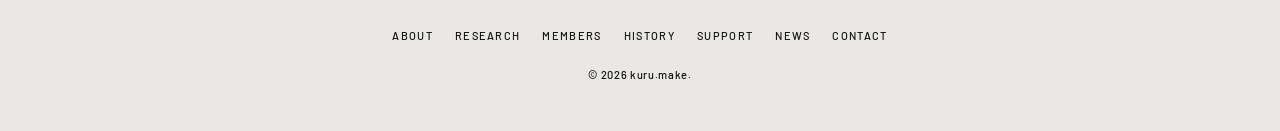
<file: activity.html>
<!doctype html>
<html lang="ja"><head><meta charset="utf-8">
<link rel="icon" href="assets/favicon.png" type="image/png">
<link rel="apple-touch-icon" href="assets/favicon.png">
<meta name="robots" content="noindex"><title>移動しました｜kuru.make</title>
<meta http-equiv="refresh" content="0;url=research.html"><script>location.replace("research.html")</script></head>
<body><p><a href="research.html">こちらに移動しました</a></p></body></html>
</file>
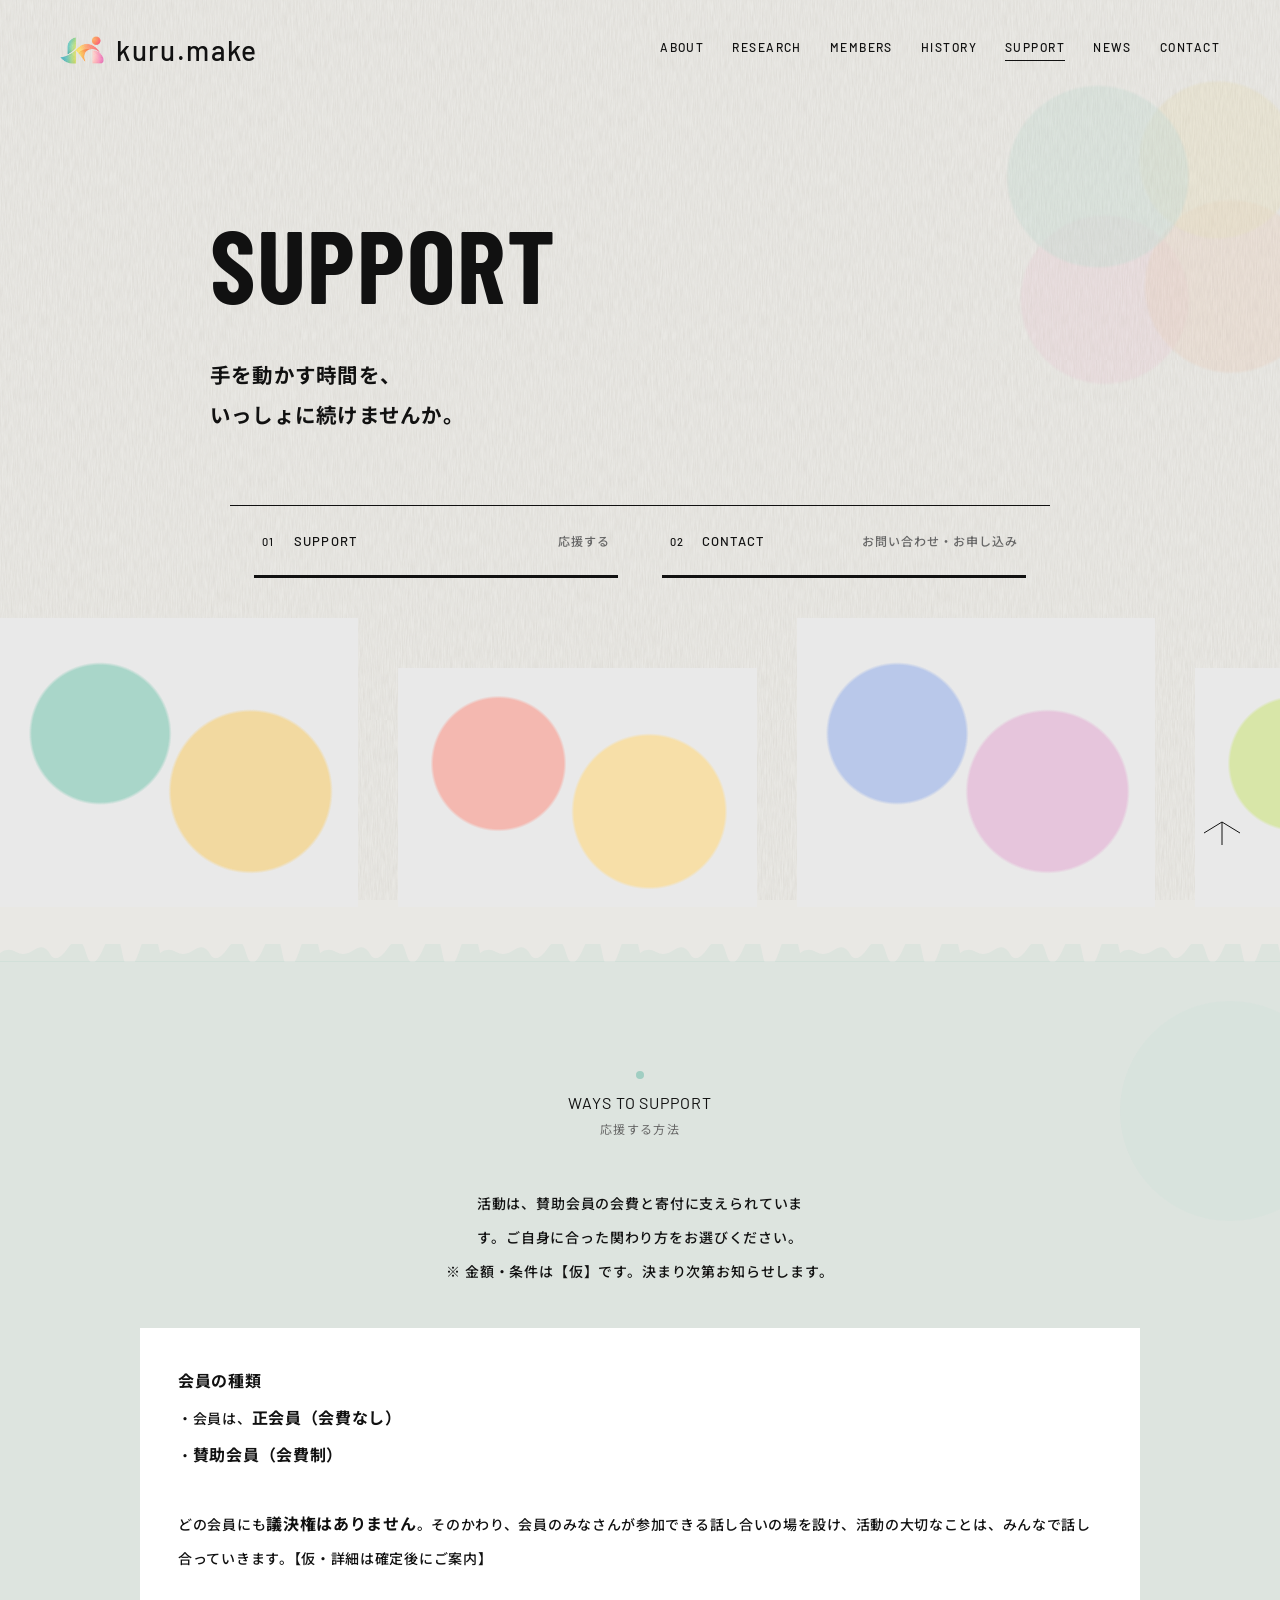
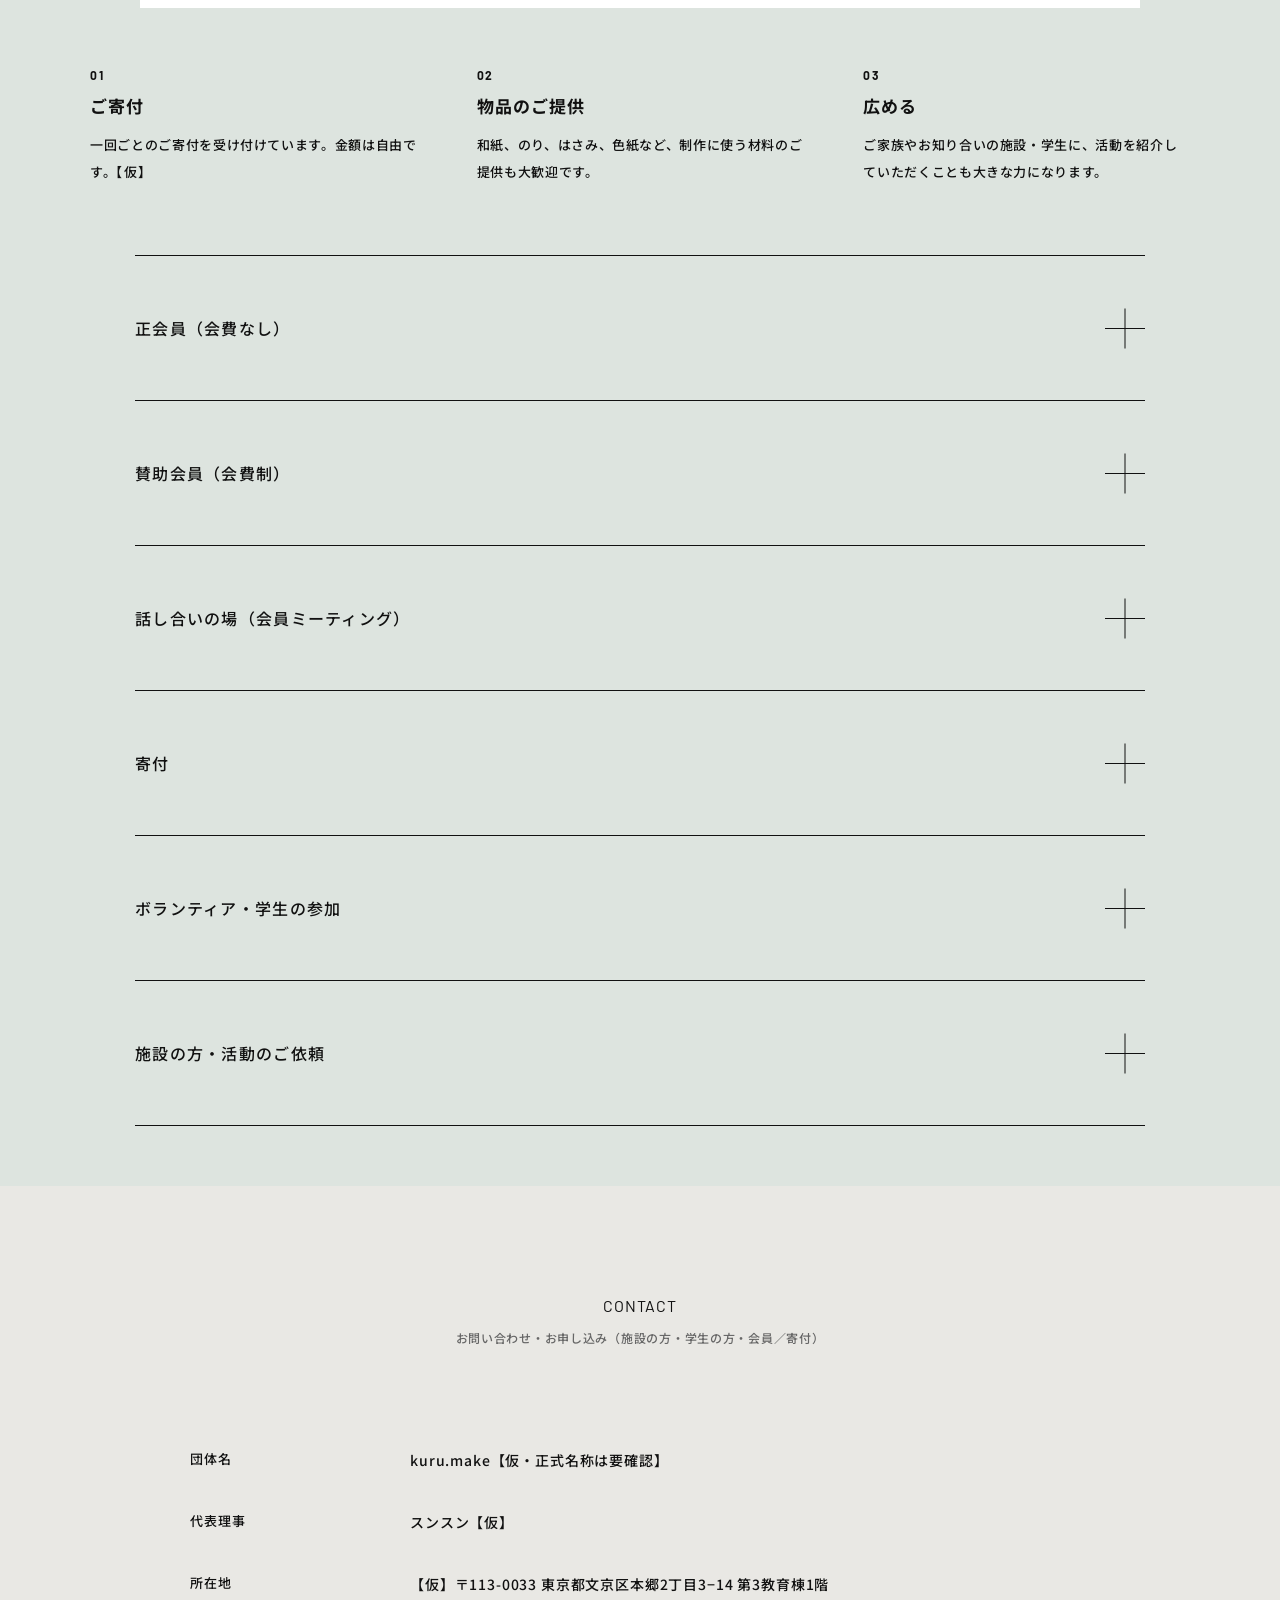
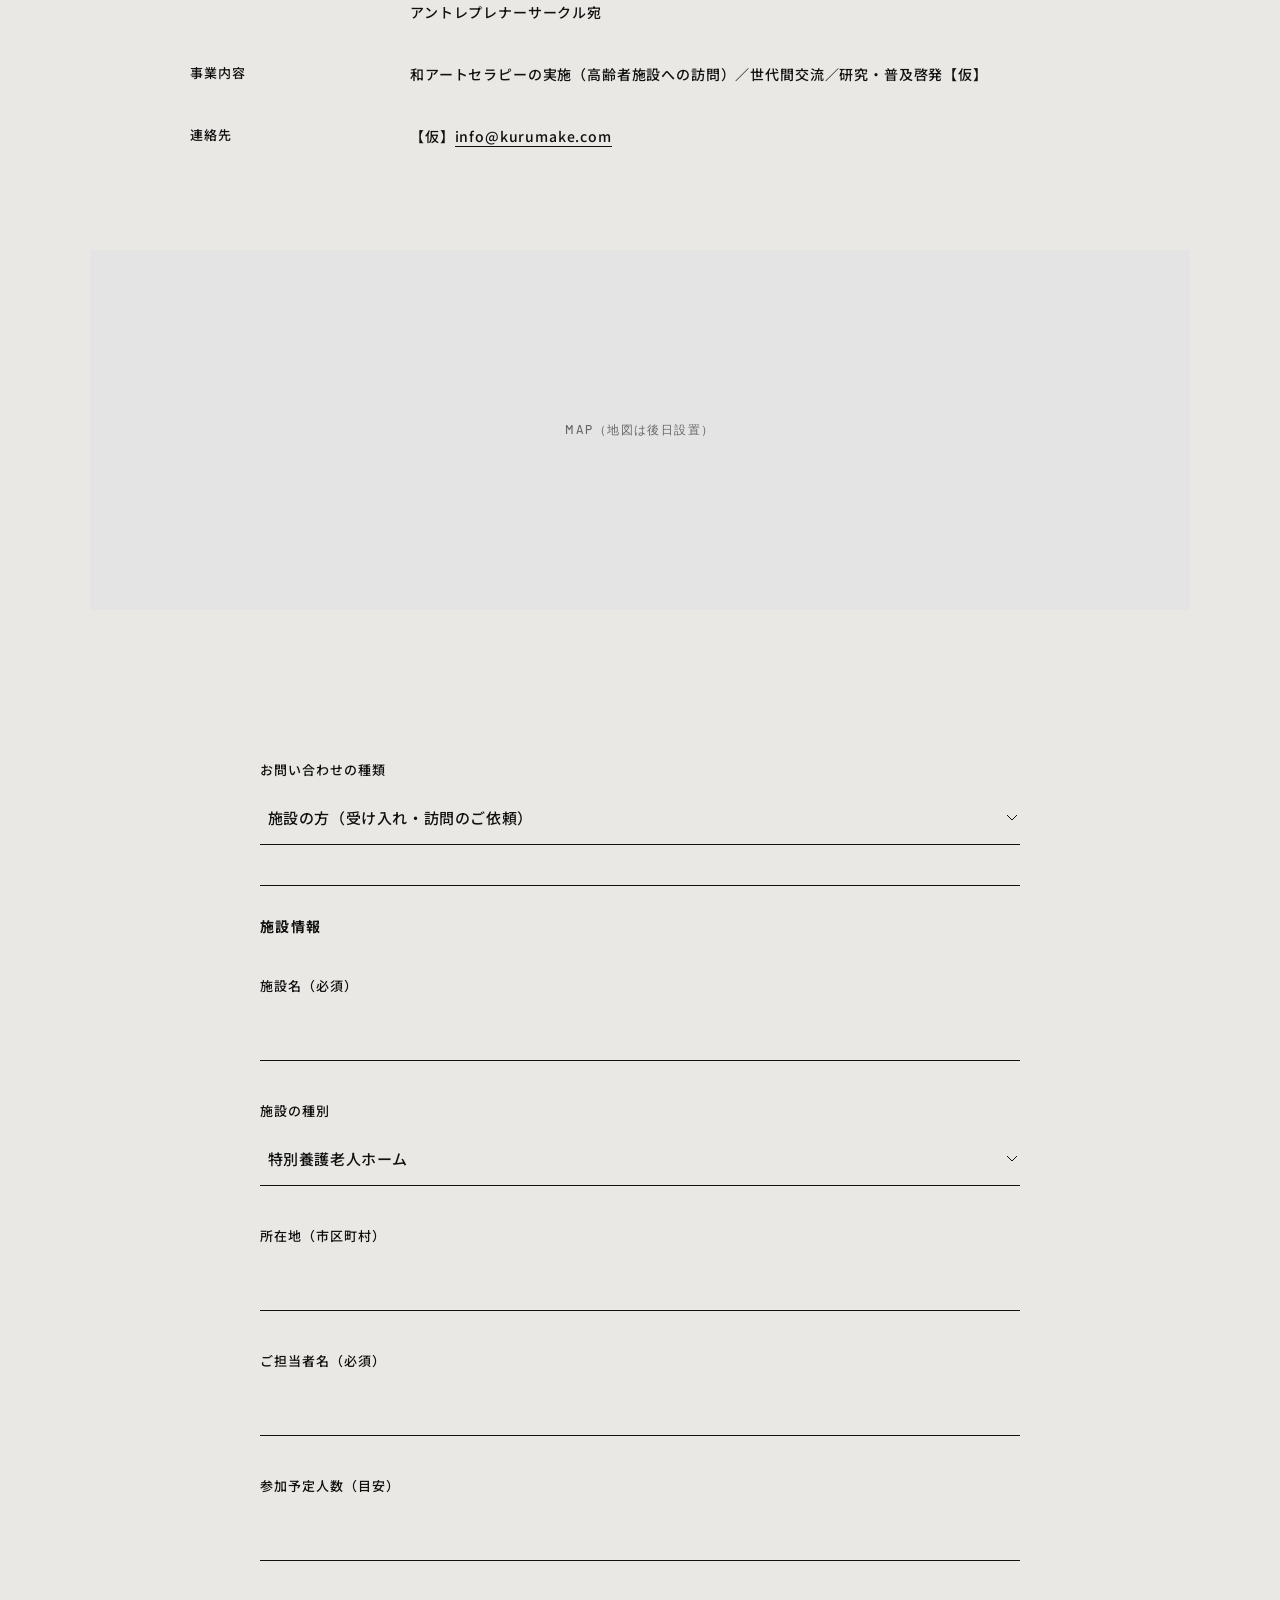
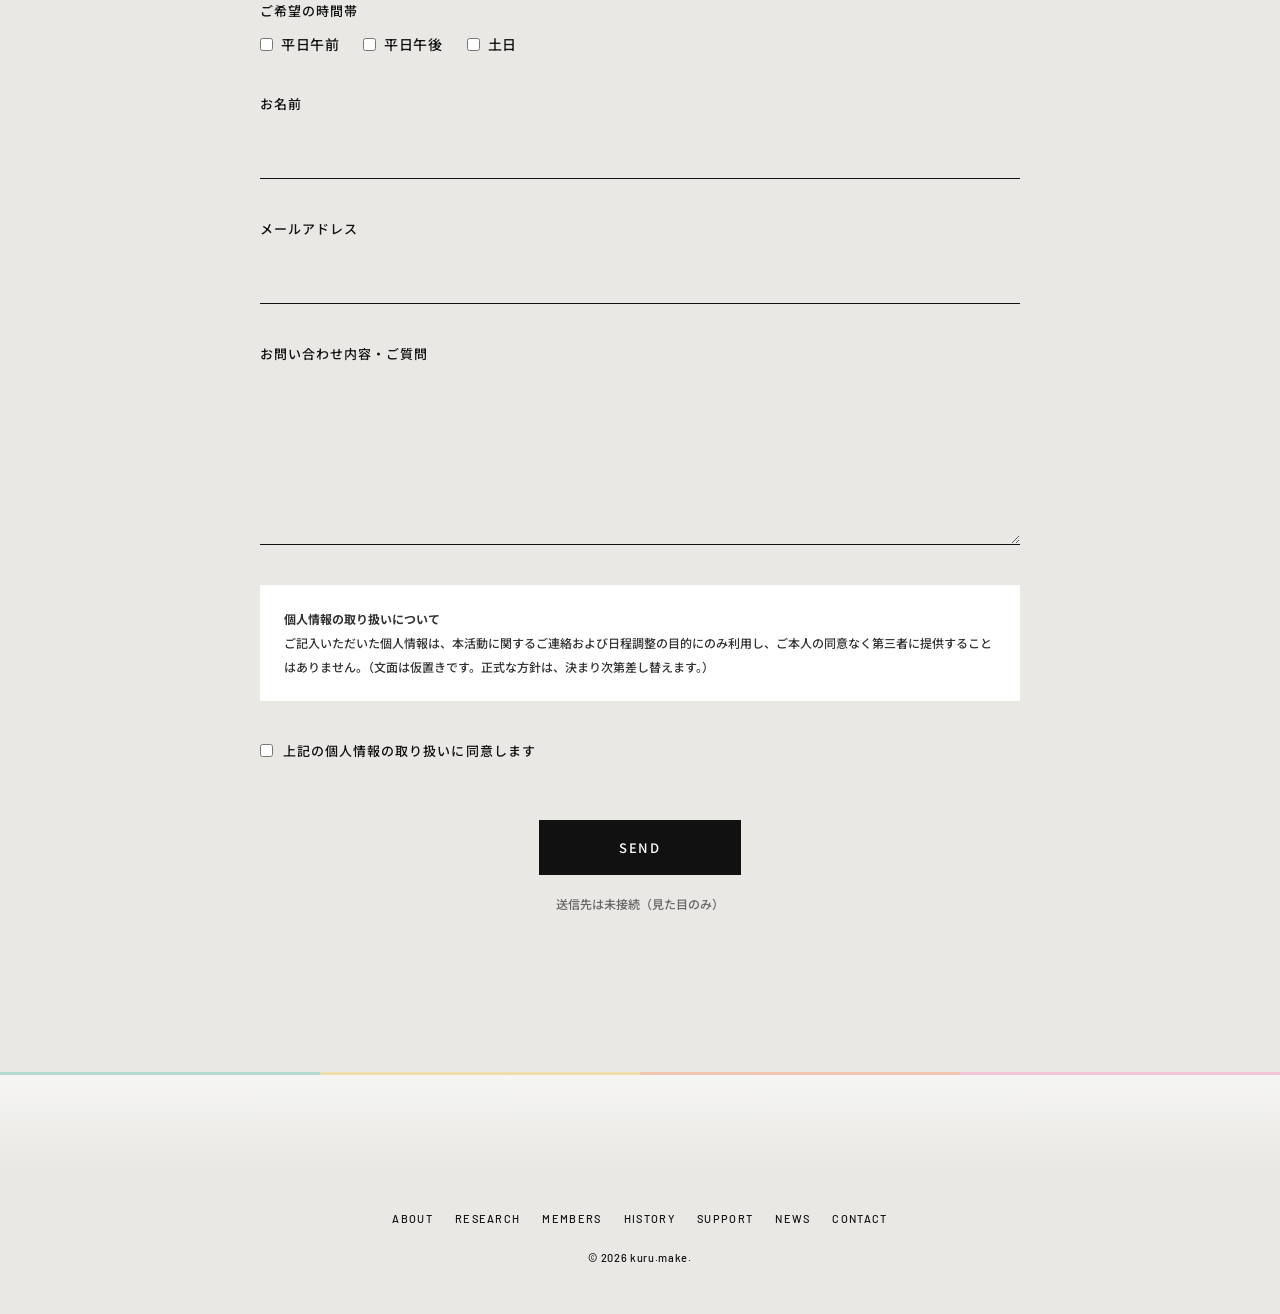
<file: contact.html>
<!doctype html>
<html lang="ja"><head><meta charset="utf-8">
<link rel="icon" href="assets/favicon.png" type="image/png">
<link rel="apple-touch-icon" href="assets/favicon.png">
<meta name="robots" content="noindex"><title>移動しました｜kuru.make</title>
<meta http-equiv="refresh" content="0;url=support.html#contact"><script>location.replace("support.html"+location.search+"#contact")</script></head>
<body><p><a href="support.html#contact">こちらに移動しました</a></p></body></html>
</file>
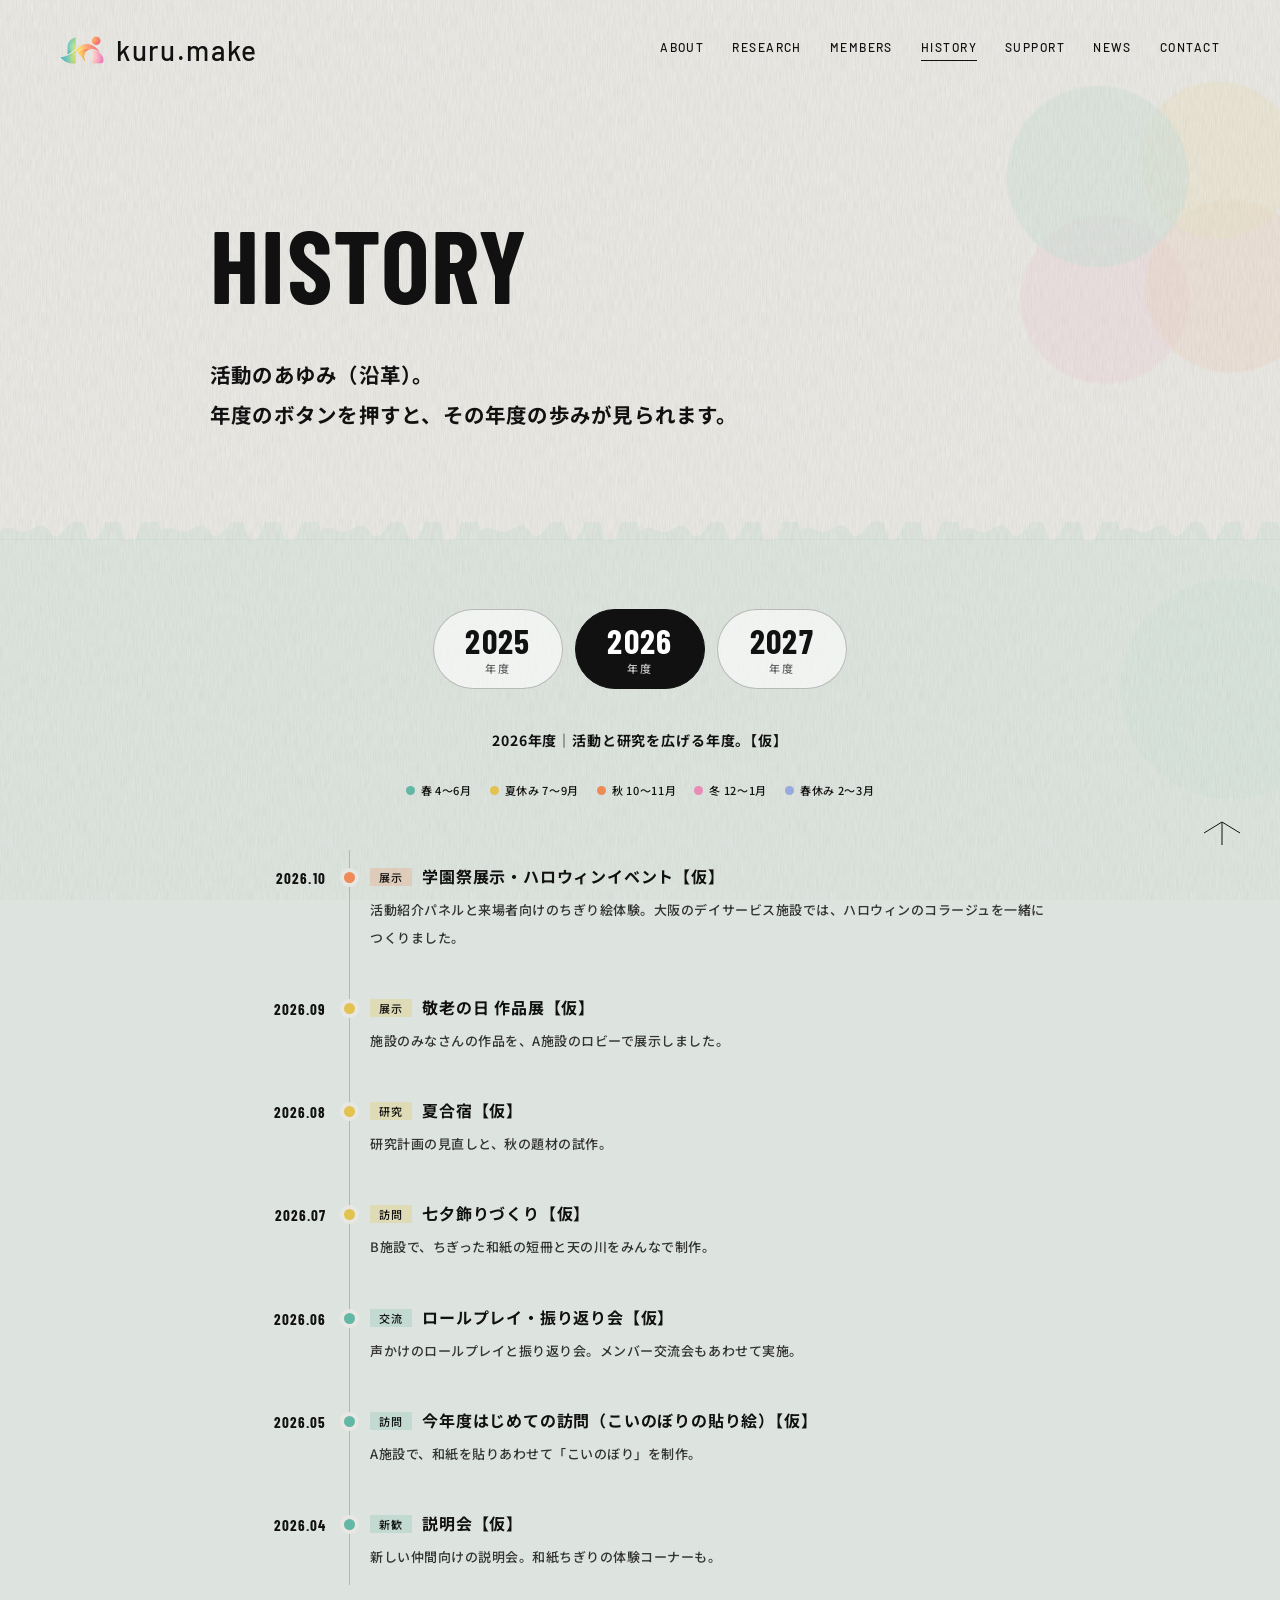
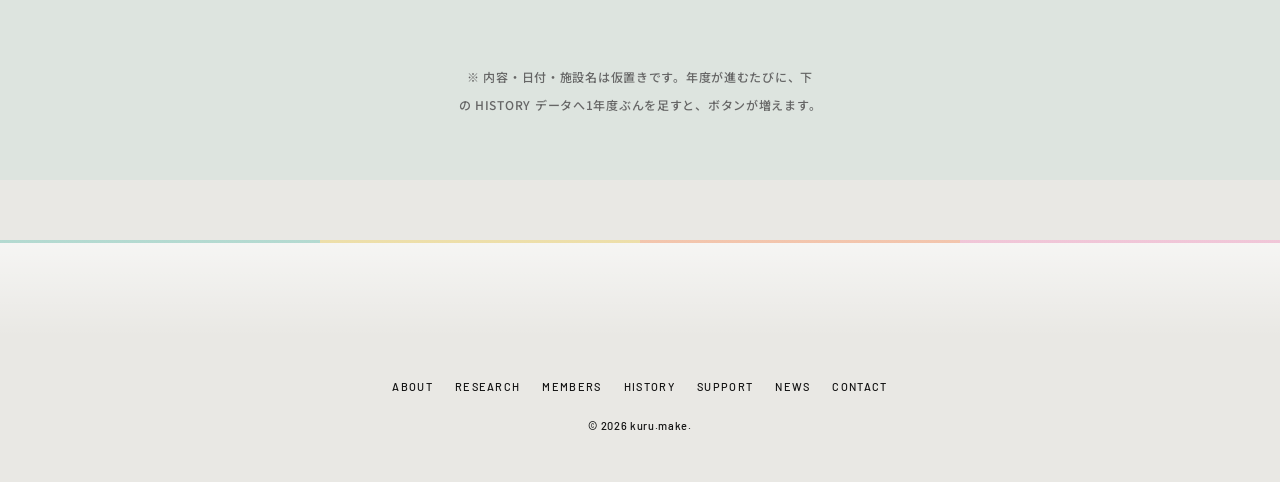
<file: history.html>
<!doctype html>
<html lang="ja">
<head>
<meta charset="utf-8">
<link rel="icon" href="assets/favicon.png" type="image/png">
<link rel="apple-touch-icon" href="assets/favicon.png">
<meta name="viewport" content="width=device-width,initial-scale=1">
<meta name="robots" content="noindex">
<title>HISTORY｜kuru.make</title>
<meta name="description" content="kuru.make の活動のあゆみ。年度ごとに、施設への訪問、作品展、研究発表などの歩みをたどれます。【仮】">
<link rel="canonical" href="https://s4qr-tech.github.io/kuru-make-test/history.html">
<meta property="og:type" content="article">
<meta property="og:site_name" content="kuru.make">
<meta property="og:locale" content="ja_JP">
<meta property="og:title" content="HISTORY｜kuru.make">
<meta property="og:description" content="kuru.make の活動のあゆみ。年度ごとに、施設への訪問、作品展、研究発表などの歩みをたどれます。【仮】">
<meta property="og:url" content="https://s4qr-tech.github.io/kuru-make-test/history.html">
<meta property="og:image" content="https://s4qr-tech.github.io/kuru-make-test/assets/og.jpg">
<meta name="twitter:card" content="summary_large_image">
<meta name="twitter:title" content="HISTORY｜kuru.make">
<meta name="twitter:description" content="kuru.make の活動のあゆみ。年度ごとに、施設への訪問、作品展、研究発表などの歩みをたどれます。【仮】">
<meta name="twitter:image" content="https://s4qr-tech.github.io/kuru-make-test/assets/og.jpg">
<script type="application/ld+json">{"@context": "https://schema.org", "@type": "BreadcrumbList", "itemListElement": [{"@type": "ListItem", "position": 1, "name": "kuru.make", "item": "https://s4qr-tech.github.io/kuru-make-test/"}, {"@type": "ListItem", "position": 2, "name": "活動のあゆみ", "item": "https://s4qr-tech.github.io/kuru-make-test/history.html"}]}</script>
<link rel="preconnect" href="https://fonts.googleapis.com">
<link rel="preconnect" href="https://fonts.gstatic.com" crossorigin>
<link href="https://fonts.googleapis.com/css2?family=Barlow+Condensed:wght@700&family=Noto+Sans+JP:wght@400;500;700&family=Barlow:wght@400;500;700&display=swap" rel="stylesheet">
<link rel="stylesheet" href="about.css?v=75">
</head>
<body data-page="history">

<section class="page-head"><h1>HISTORY</h1><p>活動のあゆみ（沿革）。<br>年度のボタンを押すと、その年度の歩みが見られます。</p></section>

<section class="wrap hist">
  <div class="ybtns" id="ybtns" role="tablist" aria-label="年度"></div>
  <p class="ysum" id="ysum"></p>
  <ul class="legend" aria-label="季節の色">
    <li data-s="spring">春 4〜6月</li><li data-s="summer">夏休み 7〜9月</li><li data-s="autumn">秋 10〜11月</li><li data-s="winter">冬 12〜1月</li><li data-s="plum">春休み 2〜3月</li>
  </ul>
  <ol class="ytl" id="ytl" aria-live="polite"></ol>
  <p class="lead" style="margin-top:70px;font-size:12px;color:var(--mute)">※ 内容・日付・施設名は仮置きです。年度が進むたびに、下の HISTORY データへ1年度ぶんを足すと、ボタンが増えます。</p>
</section>

<script src="site.js?v=14"></script>
<script>
// ▼ 沿革データ：年度ごとに、新しい出来事を上に足していく。年度が増えるとボタンも自動で増えます。
//   ym: 年月 ／ tag: 区分 ／ t: タイトル ／ x: 説明（年度は4月はじまり）
var HISTORY = {
  2025: {
    sum: '活動のはじまり。協力施設での試行を重ね、研究のかたちを探った年度。【仮】',
    items: [
      {ym:'2026.03', tag:'研究', t:'和アートセラピーの研究が論文に掲載', x:'『順天堂グローバル教養論集』第十一巻に、「和アートセラピーの気分変容効果に関する研究」が掲載されました。'},
      {ym:'2025.10', tag:'訪問', t:'協力施設での試行【仮】', x:'協力施設で、和紙のちぎり絵を試行的に実施。参加者の反応を記録しました。'},
      {ym:'2025.04', tag:'発足', t:'活動開始【仮】', x:'和アートセラピーの活動をスタート。学生メンバーで、題材と進め方を相談しました。'}
    ]
  },
  2026: {
    sum: '活動と研究を広げる年度。【仮】',
    items: [
      {ym:'2026.10', tag:'展示', t:'学園祭展示・ハロウィンイベント【仮】', x:'活動紹介パネルと来場者向けのちぎり絵体験。大阪のデイサービス施設では、ハロウィンのコラージュを一緒につくりました。'},
      {ym:'2026.09', tag:'展示', t:'敬老の日 作品展【仮】', x:'施設のみなさんの作品を、A施設のロビーで展示しました。'},
      {ym:'2026.08', tag:'研究', t:'夏合宿【仮】', x:'研究計画の見直しと、秋の題材の試作。'},
      {ym:'2026.07', tag:'訪問', t:'七夕飾りづくり【仮】', x:'B施設で、ちぎった和紙の短冊と天の川をみんなで制作。'},
      {ym:'2026.06', tag:'交流', t:'ロールプレイ・振り返り会【仮】', x:'声かけのロールプレイと振り返り会。メンバー交流会もあわせて実施。'},
      {ym:'2026.05', tag:'訪問', t:'今年度はじめての訪問（こいのぼりの貼り絵）【仮】', x:'A施設で、和紙を貼りあわせて「こいのぼり」を制作。'},
      {ym:'2026.04', tag:'新歓', t:'説明会【仮】', x:'新しい仲間向けの説明会。和紙ちぎりの体験コーナーも。'}
    ]
  },
  2027: {
    sum: 'これからの年度。実際の予定・実績が決まったら、ここに足していきます。【仮】',
    items: [
      {ym:'2027.04', tag:'予定', t:'【仮】新年度の活動開始', x:'施設・学生・研究をつなぐ活動を、地域へ広げていく計画です。'}
    ]
  }
};

function period(m){ return m>=4&&m<=6?'spring':m>=7&&m<=9?'summer':m>=10&&m<=11?'autumn':(m===12||m===1)?'winter':'plum'; }
var years=Object.keys(HISTORY).sort(), btns=document.getElementById('ybtns'), tl=document.getElementById('ytl'), sum=document.getElementById('ysum');
btns.innerHTML=years.map(function(y){return '<button role="tab" data-y="'+y+'"><b>'+y+'</b><small>年度</small></button>'}).join('');
function show(y){
  [].forEach.call(btns.children,function(b){var on=b.getAttribute('data-y')===String(y);b.classList.toggle('is-on',on);b.setAttribute('aria-selected',on)});
  var d=HISTORY[y];sum.textContent=y+'年度｜'+d.sum;
  tl.innerHTML=d.items.map(function(it){
    var m=+it.ym.split('.')[1],s=period(m);
    return '<li data-s="'+s+'"><span class="ytl-d">'+it.ym+'</span><div><span class="ytl-t">'+it.tag+'</span><strong>'+it.t+'</strong><p>'+it.x+'</p></div></li>';
  }).join('');
}
btns.addEventListener('click',function(e){var b=e.target.closest('button');if(b)show(b.getAttribute('data-y'))});
var now=new Date(),fy=now.getMonth()+1>=4?now.getFullYear():now.getFullYear()-1;
show(HISTORY[fy]?fy:years[years.length-1]);
</script>
</body>
</html>
</file>
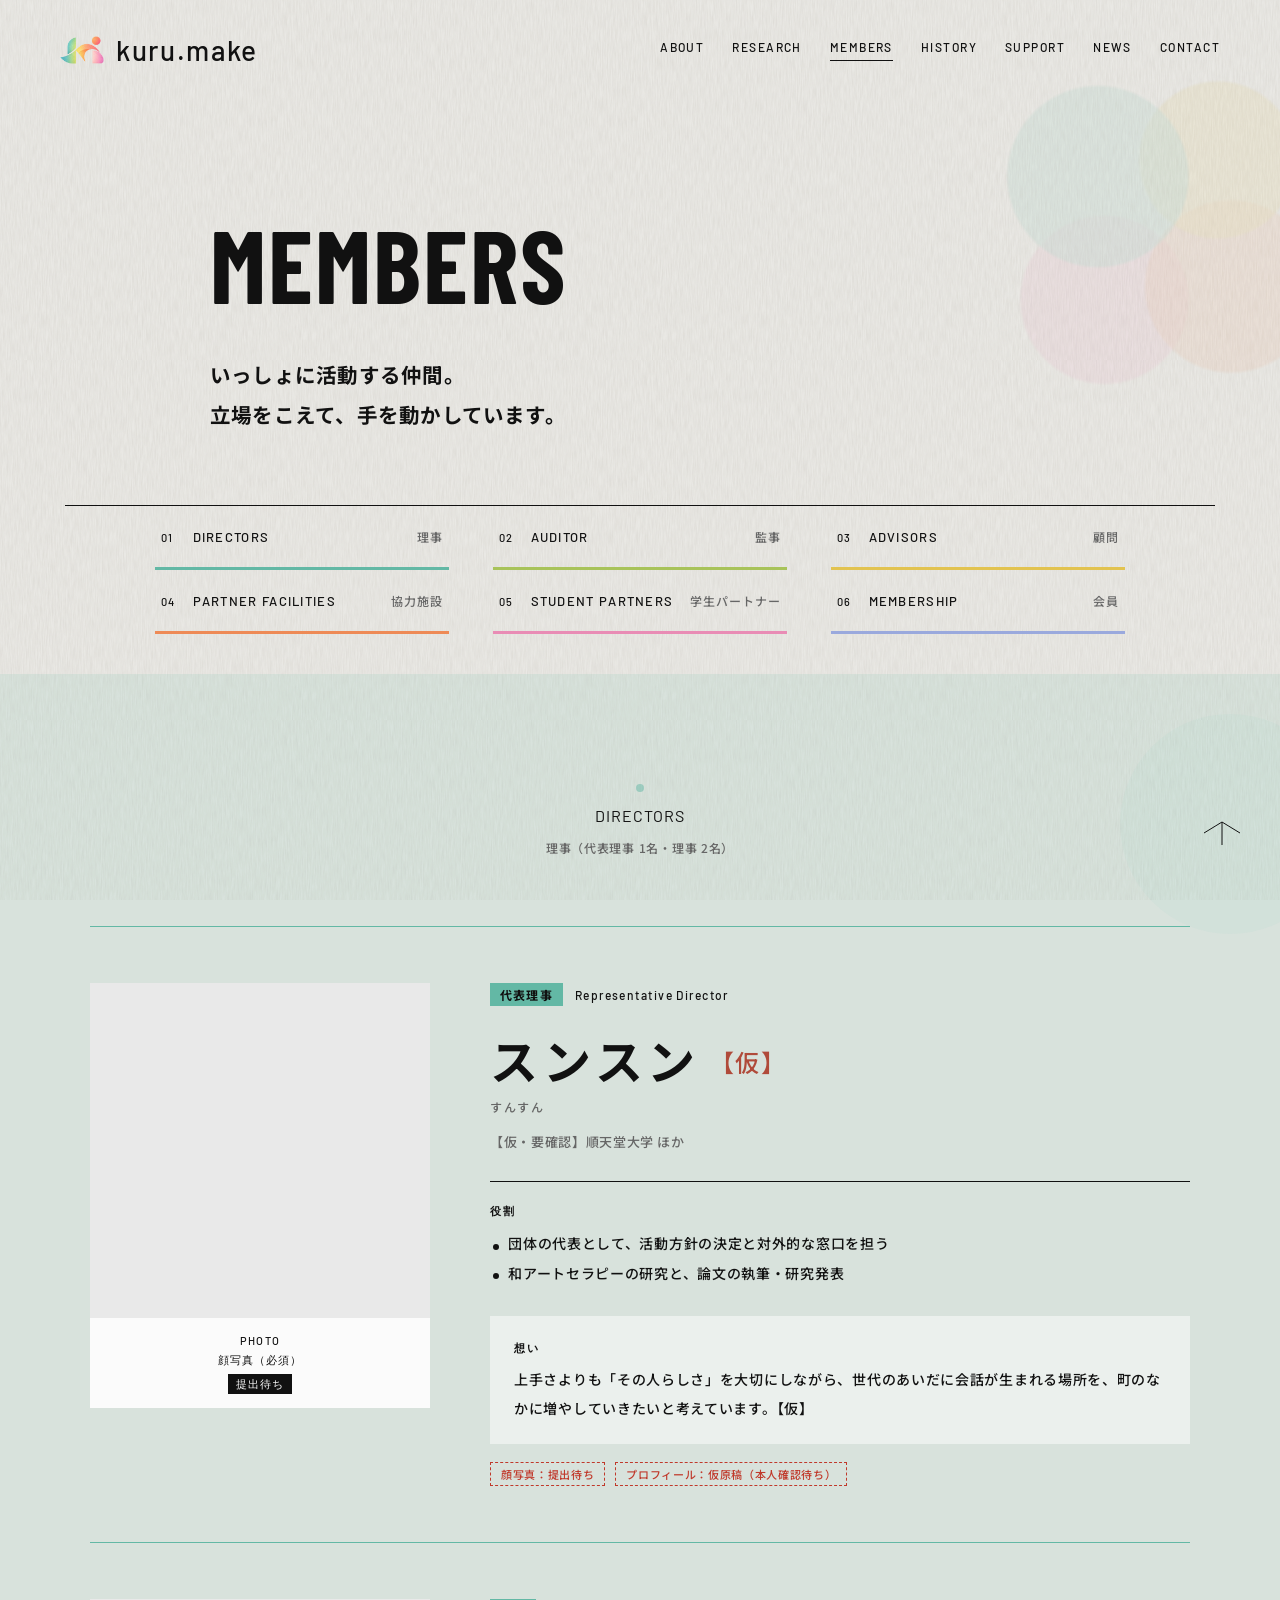
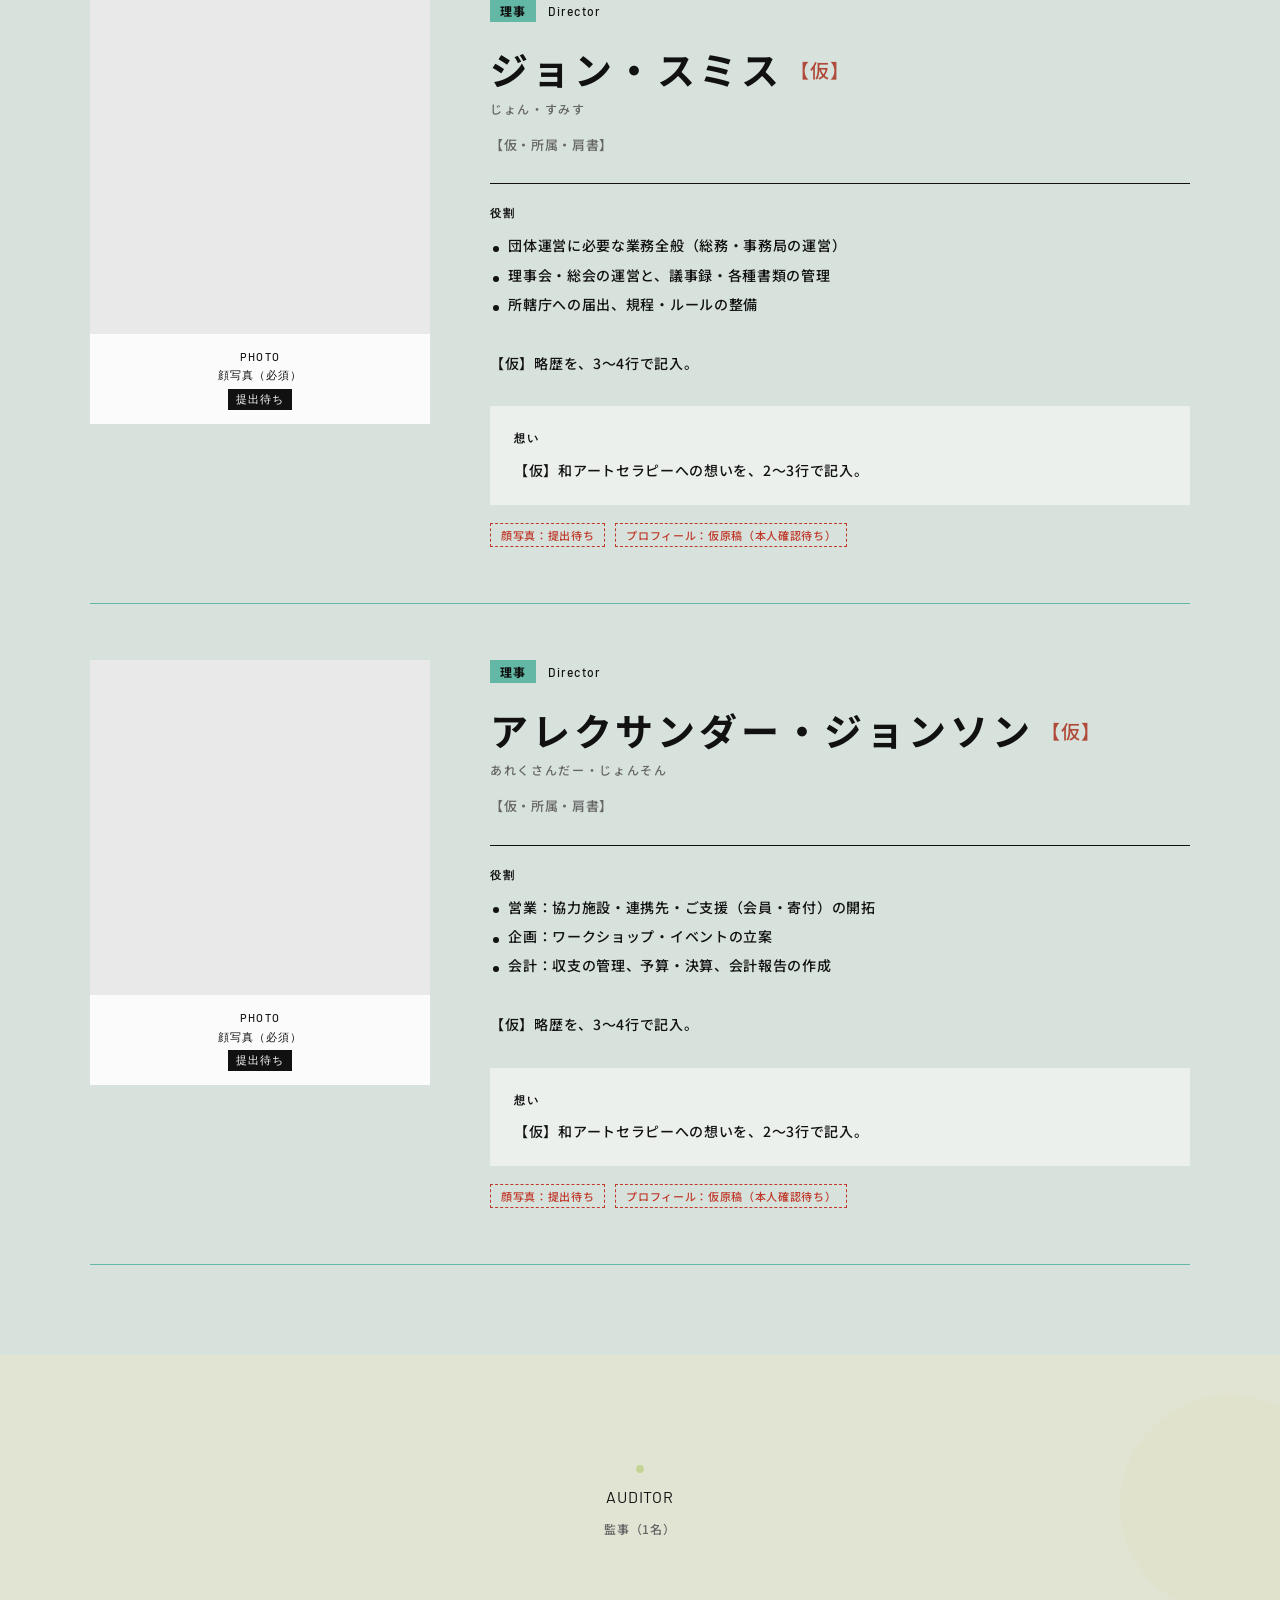
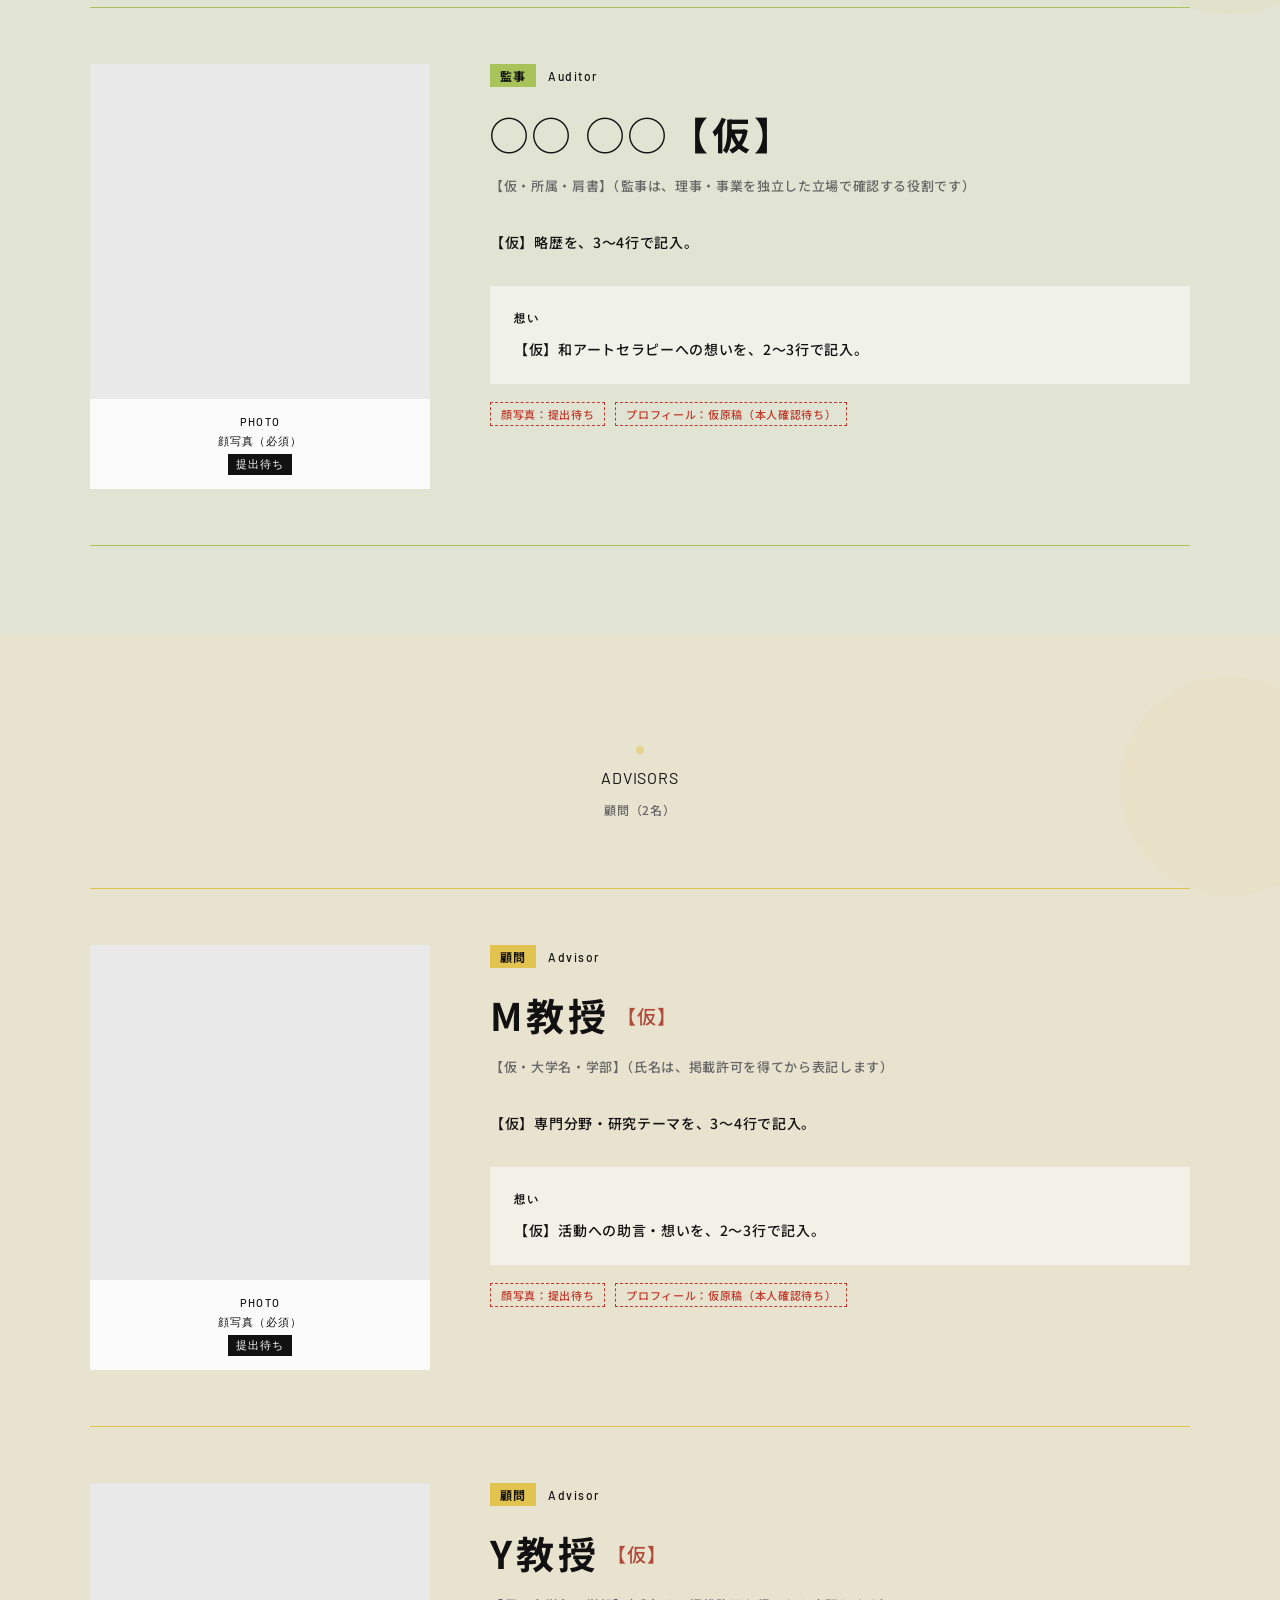
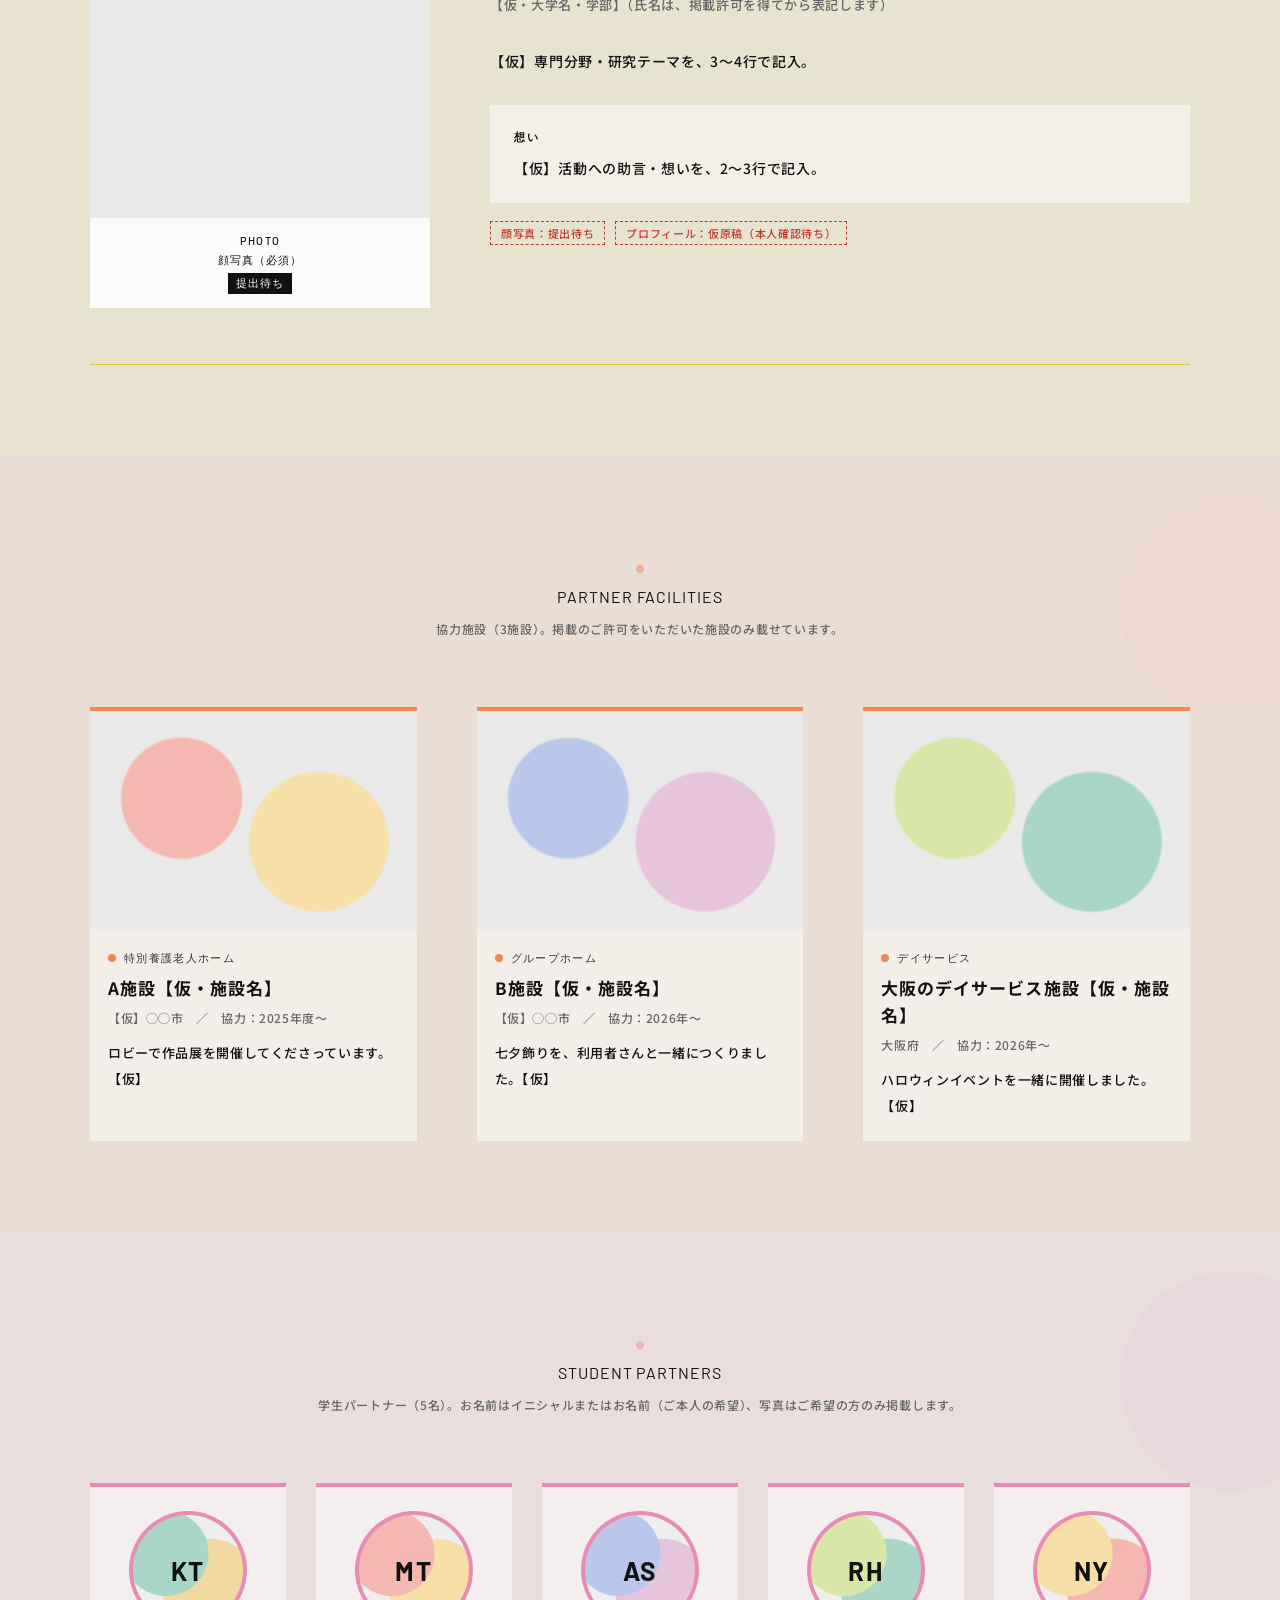
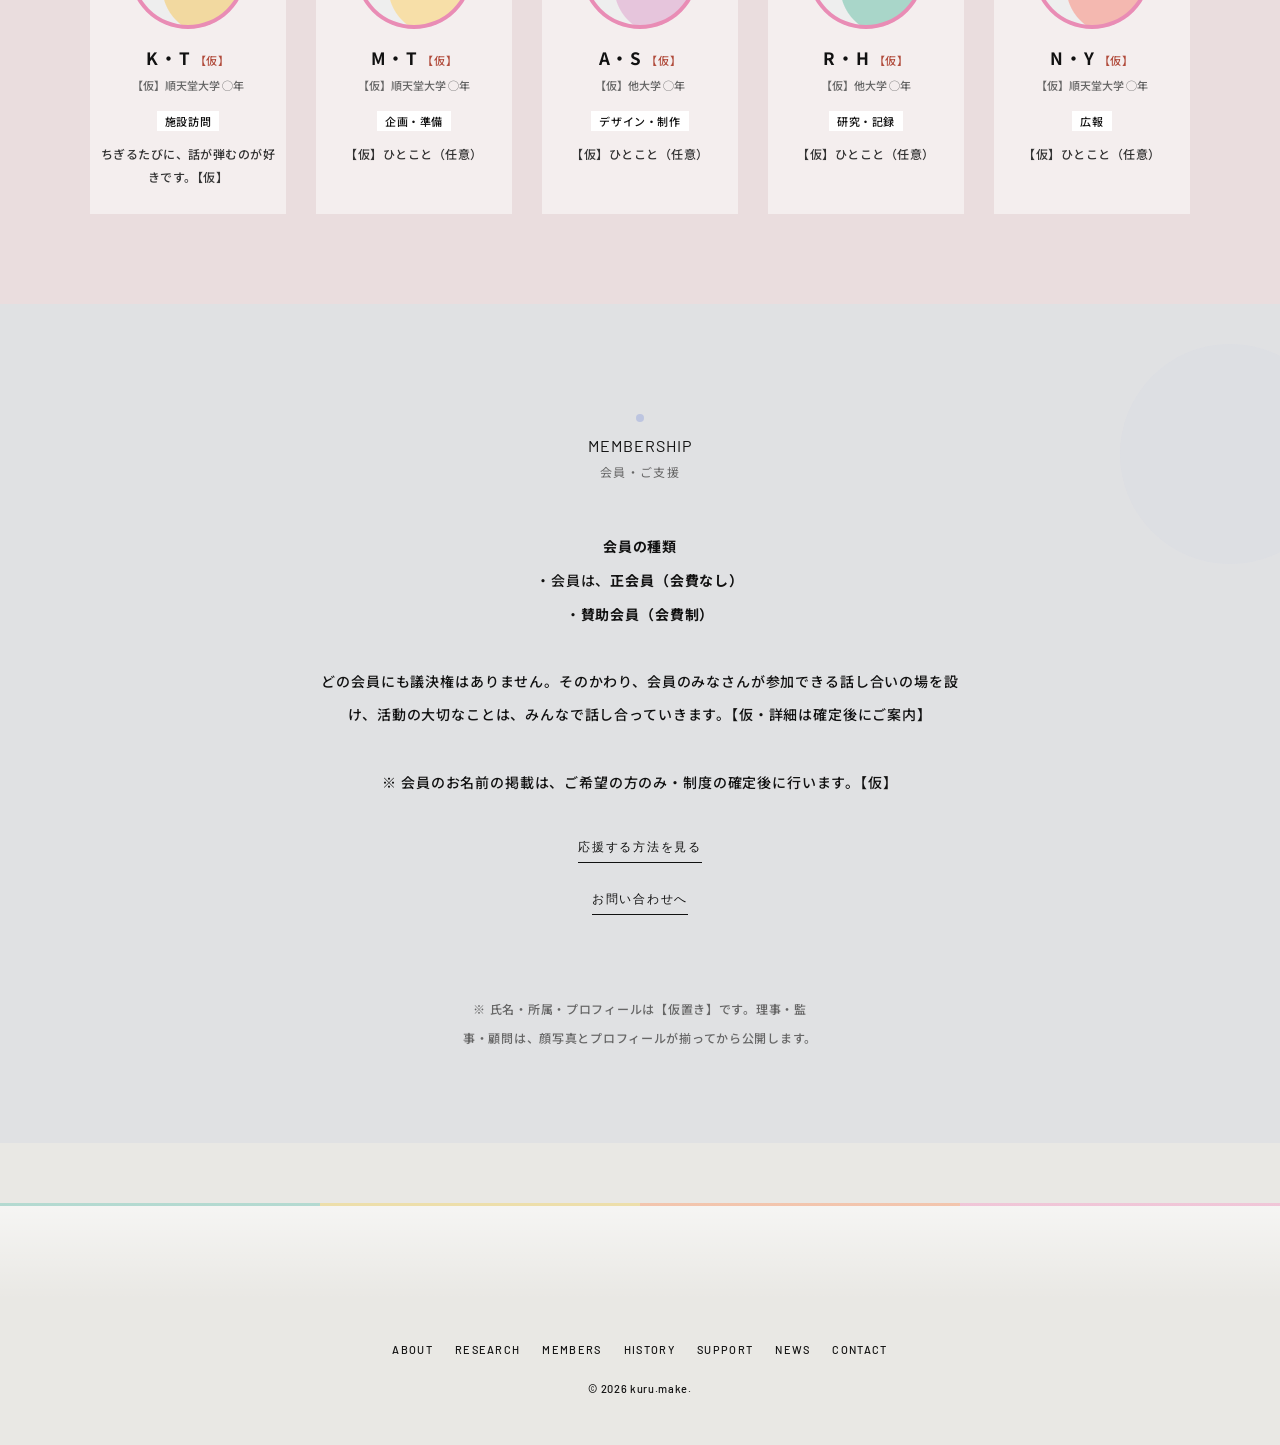
<file: members.html>
<!doctype html>
<html lang="ja">
<head>
<meta charset="utf-8">
<link rel="icon" href="assets/favicon.png" type="image/png">
<link rel="apple-touch-icon" href="assets/favicon.png">
<meta name="viewport" content="width=device-width,initial-scale=1">
<meta name="robots" content="noindex">
<title>MEMBERS｜kuru.make</title>
<meta name="description" content="kuru.make の仲間を紹介します。代表・理事・監事・顧問、協力施設、学生パートナーが、立場をこえて和アートセラピーに取り組んでいます。【仮】">
<link rel="canonical" href="https://s4qr-tech.github.io/kuru-make-test/members.html">
<meta property="og:type" content="article">
<meta property="og:site_name" content="kuru.make">
<meta property="og:locale" content="ja_JP">
<meta property="og:title" content="MEMBERS｜kuru.make">
<meta property="og:description" content="kuru.make の仲間を紹介します。代表・理事・監事・顧問、協力施設、学生パートナーが、立場をこえて和アートセラピーに取り組んでいます。【仮】">
<meta property="og:url" content="https://s4qr-tech.github.io/kuru-make-test/members.html">
<meta property="og:image" content="https://s4qr-tech.github.io/kuru-make-test/assets/og.jpg">
<meta name="twitter:card" content="summary_large_image">
<meta name="twitter:title" content="MEMBERS｜kuru.make">
<meta name="twitter:description" content="kuru.make の仲間を紹介します。代表・理事・監事・顧問、協力施設、学生パートナーが、立場をこえて和アートセラピーに取り組んでいます。【仮】">
<meta name="twitter:image" content="https://s4qr-tech.github.io/kuru-make-test/assets/og.jpg">
<script type="application/ld+json">{"@context": "https://schema.org", "@type": "BreadcrumbList", "itemListElement": [{"@type": "ListItem", "position": 1, "name": "kuru.make", "item": "https://s4qr-tech.github.io/kuru-make-test/"}, {"@type": "ListItem", "position": 2, "name": "仲間", "item": "https://s4qr-tech.github.io/kuru-make-test/members.html"}]}</script>
<link rel="preconnect" href="https://fonts.googleapis.com">
<link rel="preconnect" href="https://fonts.gstatic.com" crossorigin>
<link href="https://fonts.googleapis.com/css2?family=Barlow+Condensed:wght@700&family=Noto+Sans+JP:wght@400;500;700&family=Barlow:wght@400;500;700&display=swap" rel="stylesheet">
<link rel="stylesheet" href="about.css?v=75">
</head>
<body data-page="members" data-tint="manual">

<section class="page-head"><h1>MEMBERS</h1><p>いっしょに活動する仲間。<br>立場をこえて、手を動かしています。</p></section>

<nav class="toc" aria-label="ページ内の目次">
  <a href="#directors"><b>01</b>DIRECTORS<small>理事</small></a>
  <a href="#auditors"><b>02</b>AUDITOR<small>監事</small></a>
  <a href="#advisors"><b>03</b>ADVISORS<small>顧問</small></a>
  <a href="#facilities"><b>04</b>PARTNER FACILITIES<small>協力施設</small></a>
  <a href="#students"><b>05</b>STUDENT PARTNERS<small>学生パートナー</small></a>
  <a href="#membership"><b>06</b>MEMBERSHIP<small>会員</small></a>
</nav>

<section class="wrap msec tint" id="directors">
  <h2 class="lab">DIRECTORS</h2><p class="note">理事（代表理事 1名・理事 2名）</p>
  <div class="offs" id="m-directors"></div>
</section>

<section class="wrap msec tint" id="auditors">
  <h2 class="lab">AUDITOR</h2><p class="note">監事（1名）</p>
  <div class="offs" id="m-auditors"></div>
</section>

<section class="wrap msec tint" id="advisors">
  <h2 class="lab">ADVISORS</h2><p class="note">顧問（2名）</p>
  <div class="offs" id="m-advisors"></div>
</section>

<section class="wrap msec tint" id="facilities">
  <h2 class="lab">PARTNER FACILITIES</h2><p class="note">協力施設（3施設）。掲載のご許可をいただいた施設のみ載せています。</p>
  <ul class="facs" id="m-facilities"></ul>
</section>

<section class="wrap msec tint" id="students">
  <h2 class="lab">STUDENT PARTNERS</h2><p class="note">学生パートナー（5名）。お名前はイニシャルまたはお名前（ご本人の希望）、写真はご希望の方のみ掲載します。</p>
  <ul class="stus" id="m-students"></ul>
</section>

<section class="wrap msec tint" id="membership">
  <h2 class="lab">MEMBERSHIP<small class="jp">会員・ご支援</small></h2>
  <p class="lead" style="margin-top:50px"><b>会員の種類</b><br>・会員は、<b>正会員（会費なし）</b><br>・<b>賛助会員（会費制）</b><br><br>どの会員にも議決権はありません。そのかわり、会員のみなさんが参加できる話し合いの場を設け、活動の大切なことは、みんなで話し合っていきます。【仮・詳細は確定後にご案内】<br><br>※ 会員のお名前の掲載は、ご希望の方のみ・制度の確定後に行います。【仮】</p>
  <a class="more" href="support.html">応援する方法を見る</a>
  <a class="more" href="support.html#contact" style="margin-top:28px">お問い合わせへ</a>
  <p class="lead" style="margin-top:80px;font-size:12px;color:var(--mute)">※ 氏名・所属・プロフィールは【仮置き】です。理事・監事・顧問は、顔写真とプロフィールが揃ってから公開します。</p>
</section>

<script src="site.js?v=14"></script>
<script src="members-data.js?v=9"></script>
<script src="members.js?v=4"></script>
</body>
</html>
</file>
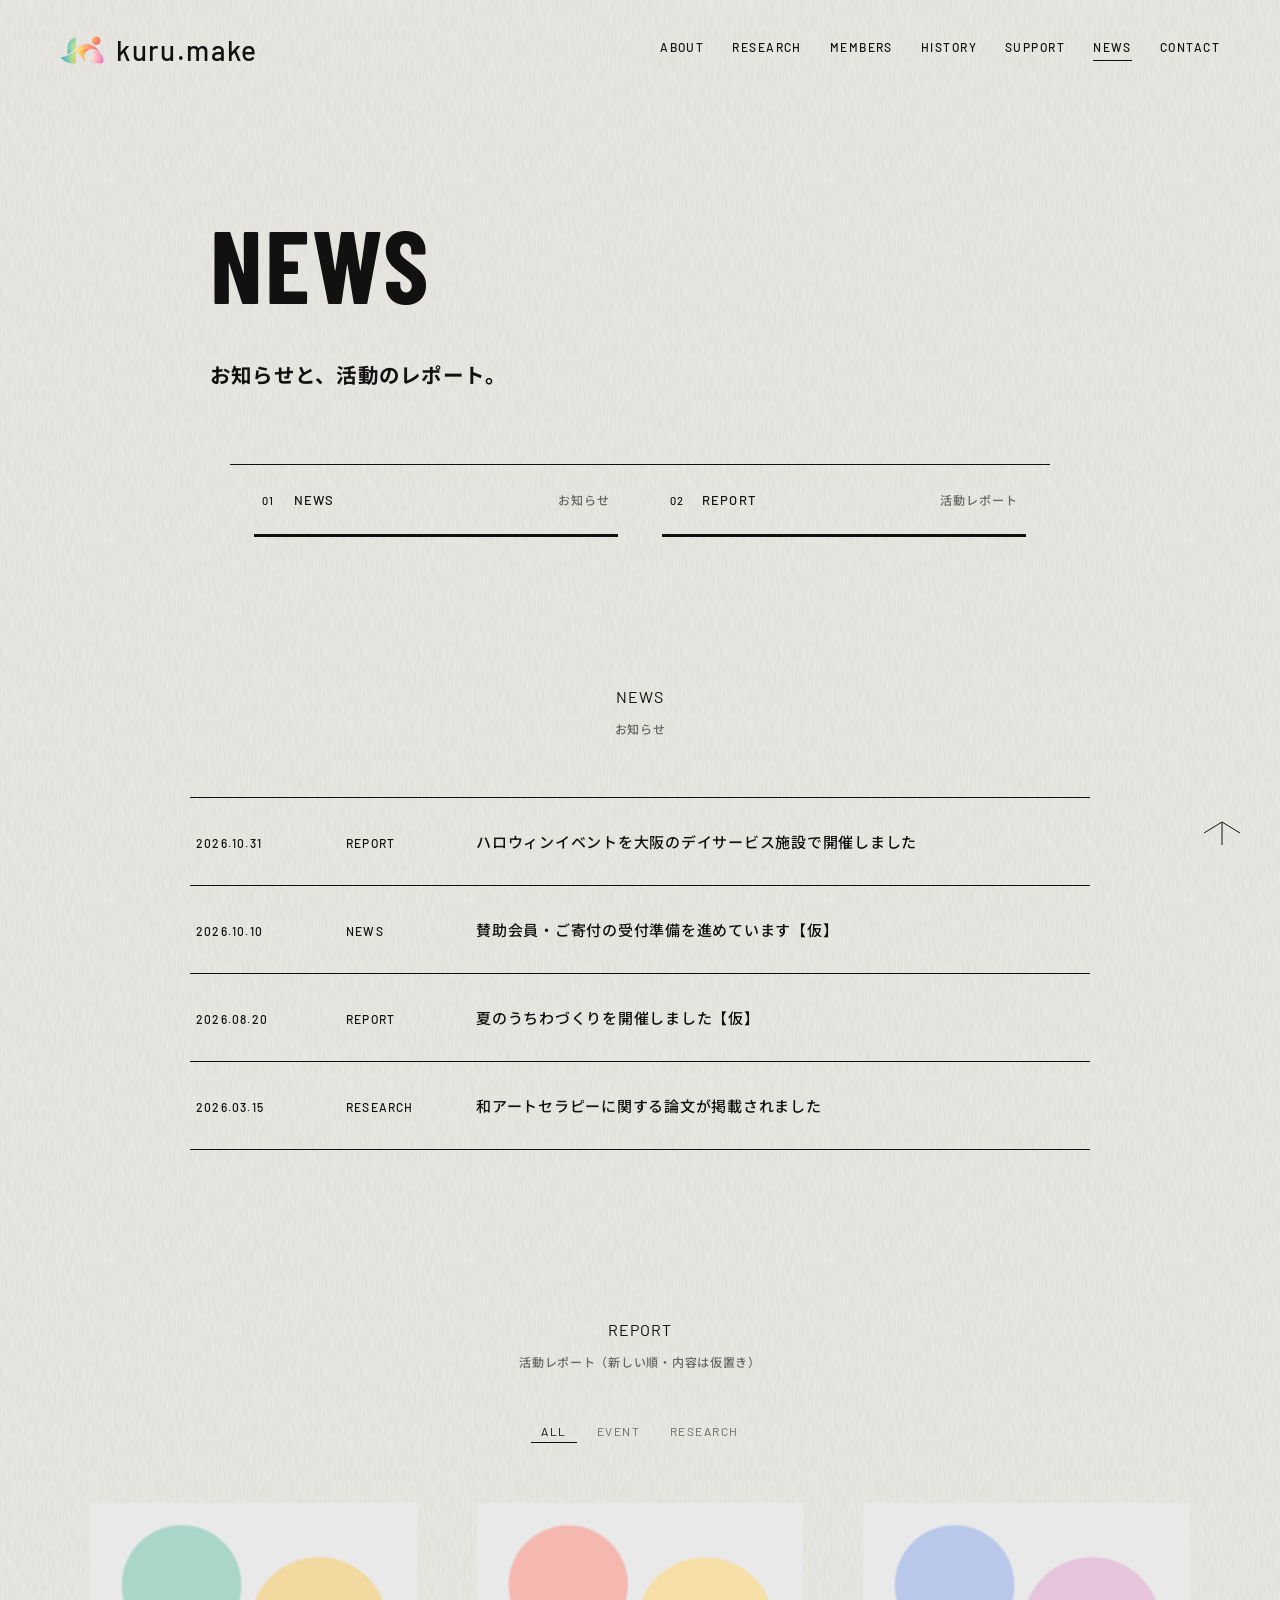
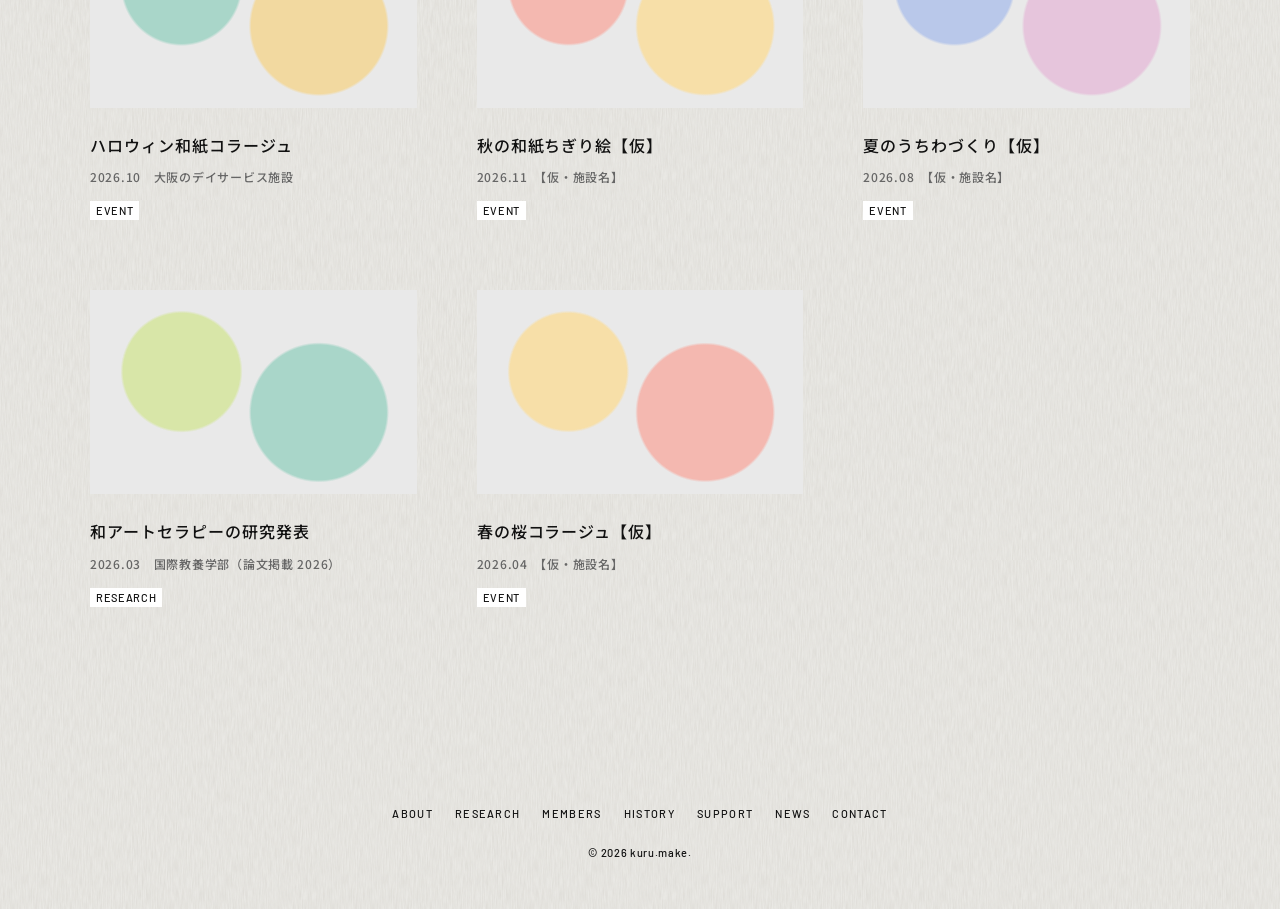
<file: news.html>
<!doctype html>
<html lang="ja">
<head>
<meta charset="utf-8">
<link rel="icon" href="assets/favicon.png" type="image/png">
<link rel="apple-touch-icon" href="assets/favicon.png">
<meta name="viewport" content="width=device-width,initial-scale=1">
<meta name="robots" content="noindex">
<title>NEWS｜kuru.make</title>
<meta name="description" content="kuru.make のお知らせと活動レポート。施設でのイベント、研究発表、会員・ご寄付の受付など、最新の情報をお届けします。【仮】">
<link rel="canonical" href="https://s4qr-tech.github.io/kuru-make-test/news.html">
<meta property="og:type" content="article">
<meta property="og:site_name" content="kuru.make">
<meta property="og:locale" content="ja_JP">
<meta property="og:title" content="NEWS｜kuru.make">
<meta property="og:description" content="kuru.make のお知らせと活動レポート。施設でのイベント、研究発表、会員・ご寄付の受付など、最新の情報をお届けします。【仮】">
<meta property="og:url" content="https://s4qr-tech.github.io/kuru-make-test/news.html">
<meta property="og:image" content="https://s4qr-tech.github.io/kuru-make-test/assets/og.jpg">
<meta name="twitter:card" content="summary_large_image">
<meta name="twitter:title" content="NEWS｜kuru.make">
<meta name="twitter:description" content="kuru.make のお知らせと活動レポート。施設でのイベント、研究発表、会員・ご寄付の受付など、最新の情報をお届けします。【仮】">
<meta name="twitter:image" content="https://s4qr-tech.github.io/kuru-make-test/assets/og.jpg">
<script type="application/ld+json">{"@context": "https://schema.org", "@type": "BreadcrumbList", "itemListElement": [{"@type": "ListItem", "position": 1, "name": "kuru.make", "item": "https://s4qr-tech.github.io/kuru-make-test/"}, {"@type": "ListItem", "position": 2, "name": "お知らせ", "item": "https://s4qr-tech.github.io/kuru-make-test/news.html"}]}</script>
<link rel="preconnect" href="https://fonts.googleapis.com">
<link rel="preconnect" href="https://fonts.gstatic.com" crossorigin>
<link href="https://fonts.googleapis.com/css2?family=Barlow+Condensed:wght@700&family=Noto+Sans+JP:wght@400;500;700&family=Barlow:wght@400;500;700&display=swap" rel="stylesheet">
<link rel="stylesheet" href="about.css?v=75">
</head>
<body data-page="news">

<section class="page-head"><h1>NEWS</h1><p>お知らせと、活動のレポート。</p></section>
<nav class="toc toc2" aria-label="ページ内の目次">
  <a href="#news"><b>01</b>NEWS<small>お知らせ</small></a>
  <a href="#report"><b>02</b>REPORT<small>活動レポート</small></a>
</nav>
<section class="wrap msec" id="news"><h2 class="lab">NEWS</h2><p class="note">お知らせ</p><ul class="rows" data-render="news" style="margin-top:60px"><li><a href="news.html"><span class="n-d">2026.10.31</span><span class="n-c">REPORT</span><span class="n-t">ハロウィンイベントを大阪のデイサービス施設で開催しました</span></a></li><li><a href="news.html"><span class="n-d">2026.10.10</span><span class="n-c">NEWS</span><span class="n-t">賛助会員・ご寄付の受付準備を進めています【仮】</span></a></li><li><a href="news.html"><span class="n-d">2026.08.20</span><span class="n-c">REPORT</span><span class="n-t">夏のうちわづくりを開催しました【仮】</span></a></li><li><a href="news.html"><span class="n-d">2026.03.15</span><span class="n-c">RESEARCH</span><span class="n-t">和アートセラピーに関する論文が掲載されました</span></a></li></ul></section>
<section class="wrap msec" id="report">
  <h2 class="lab">REPORT</h2><p class="note">活動レポート（新しい順・内容は仮置き）</p>
  <div class="filter" data-filter style="margin-top:50px">
    <button class="is-on" data-v="ALL">ALL</button><button data-v="EVENT">EVENT</button><button data-v="RESEARCH">RESEARCH</button>
  </div>
  <ul class="cards" data-render="activities"></ul>
</section>
<script src="site.js?v=14"></script>
</body>
</html>
</file>
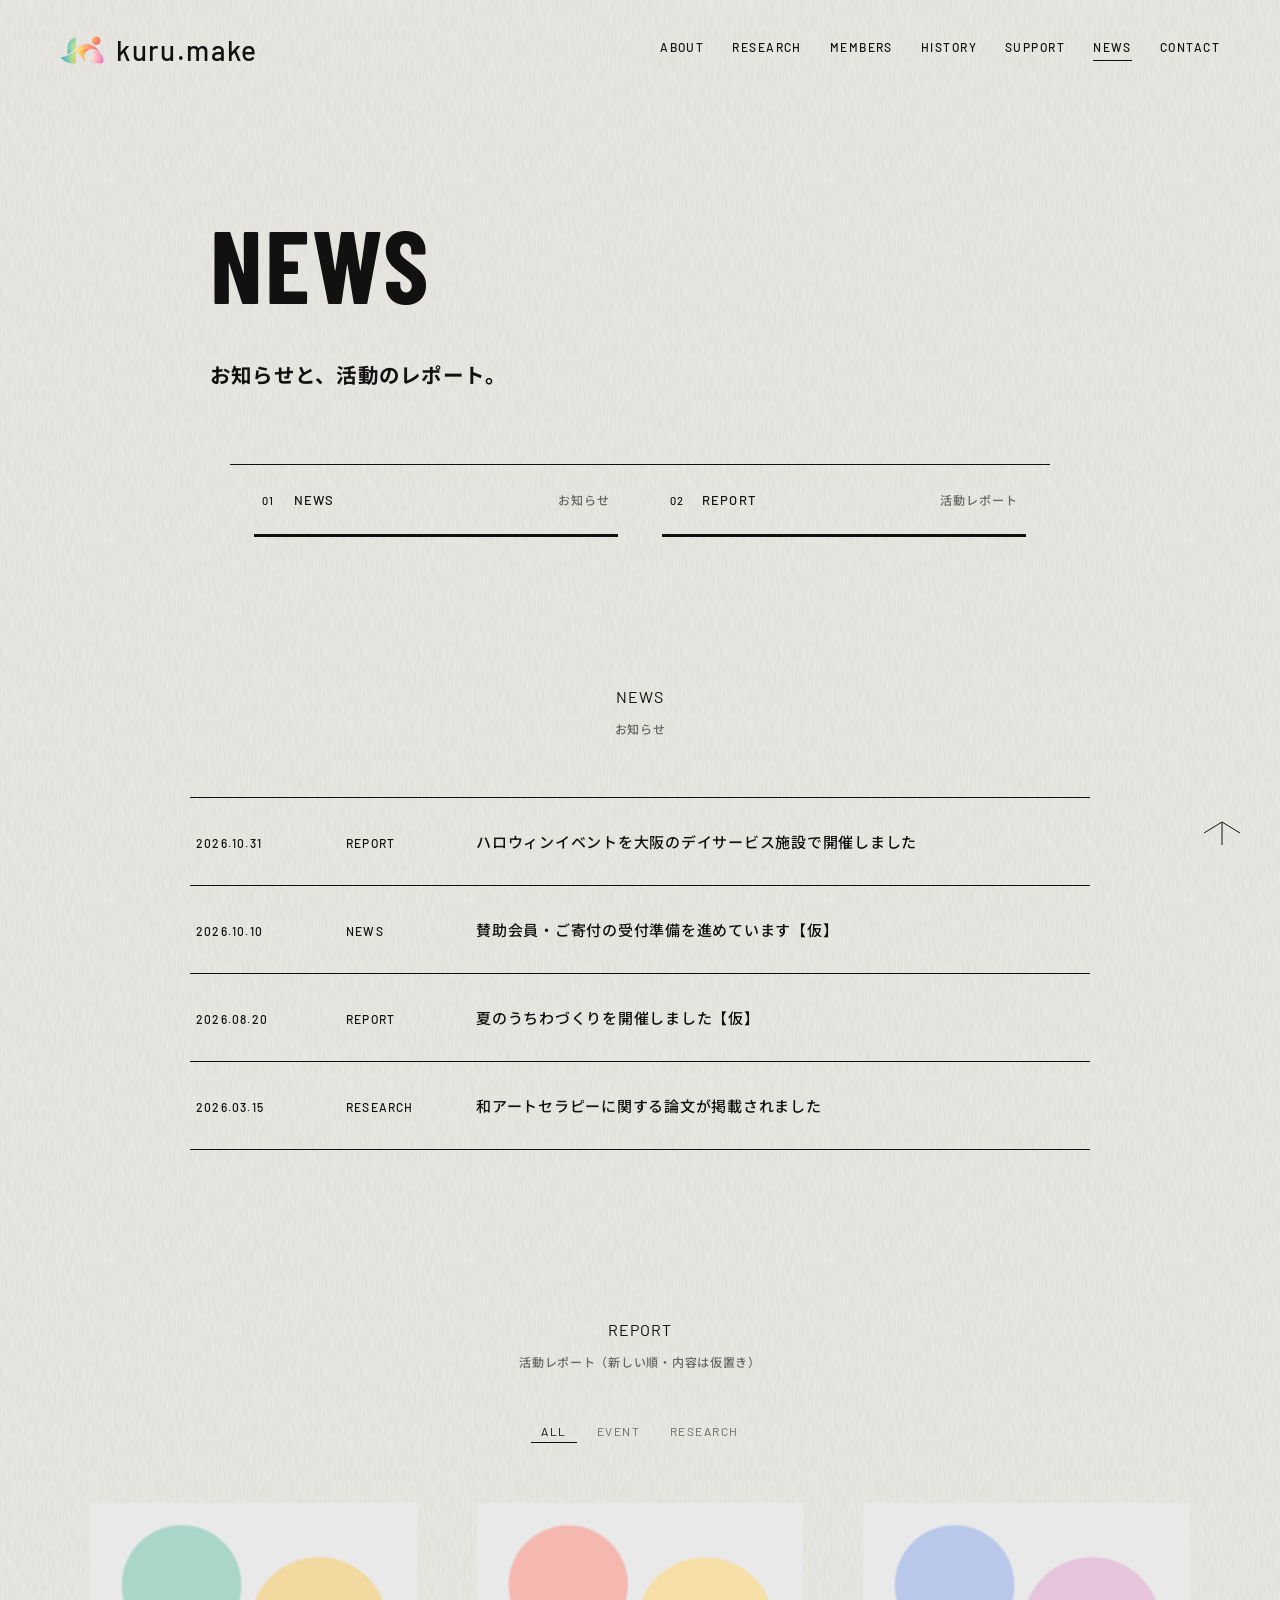
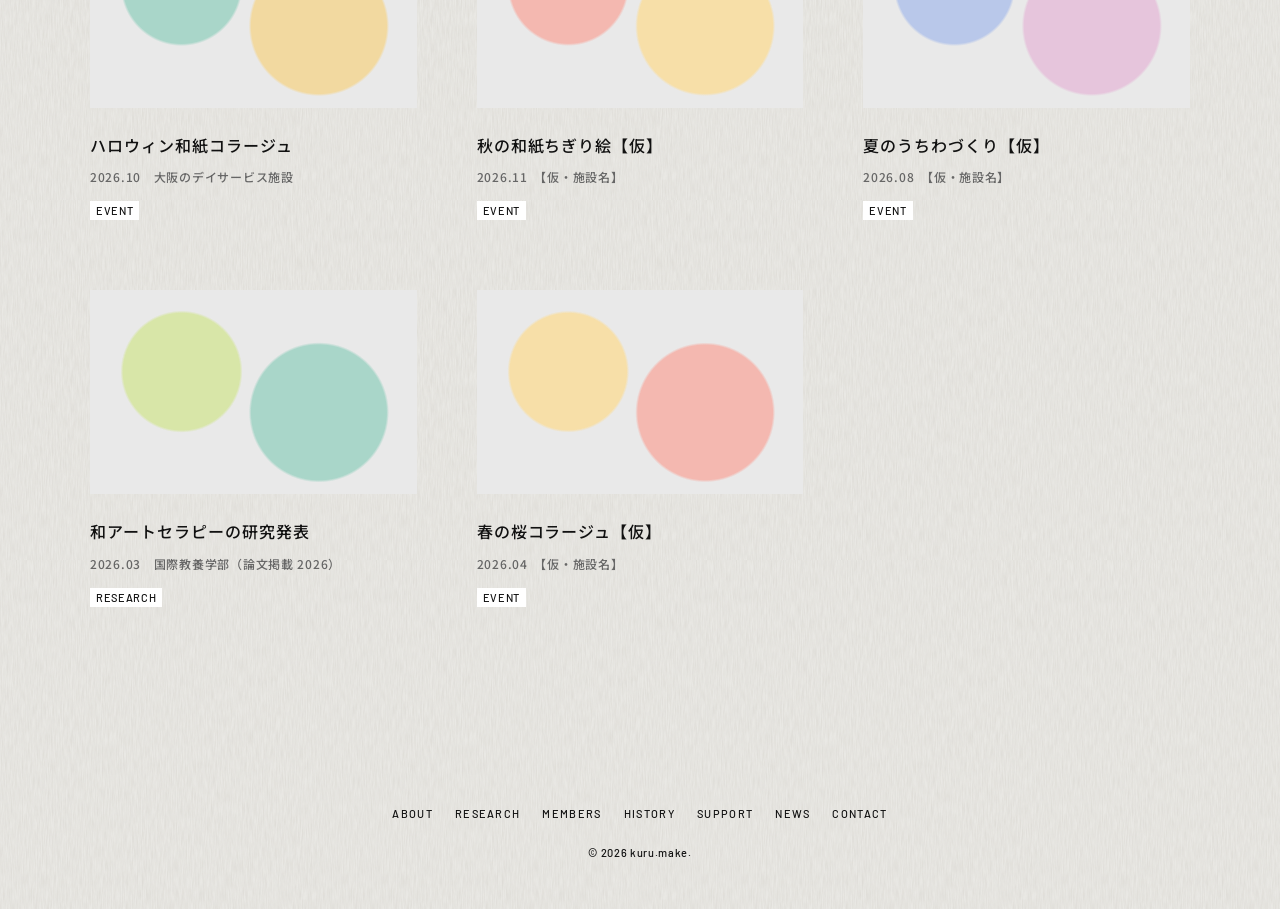
<file: report.html>
<!doctype html>
<html lang="ja"><head><meta charset="utf-8">
<link rel="icon" href="assets/favicon.png" type="image/png">
<link rel="apple-touch-icon" href="assets/favicon.png">
<meta name="robots" content="noindex"><title>移動しました｜kuru.make</title>
<meta http-equiv="refresh" content="0;url=news.html#report"><script>location.replace("news.html#report")</script></head>
<body><p><a href="news.html#report">こちらに移動しました</a></p></body></html>
</file>
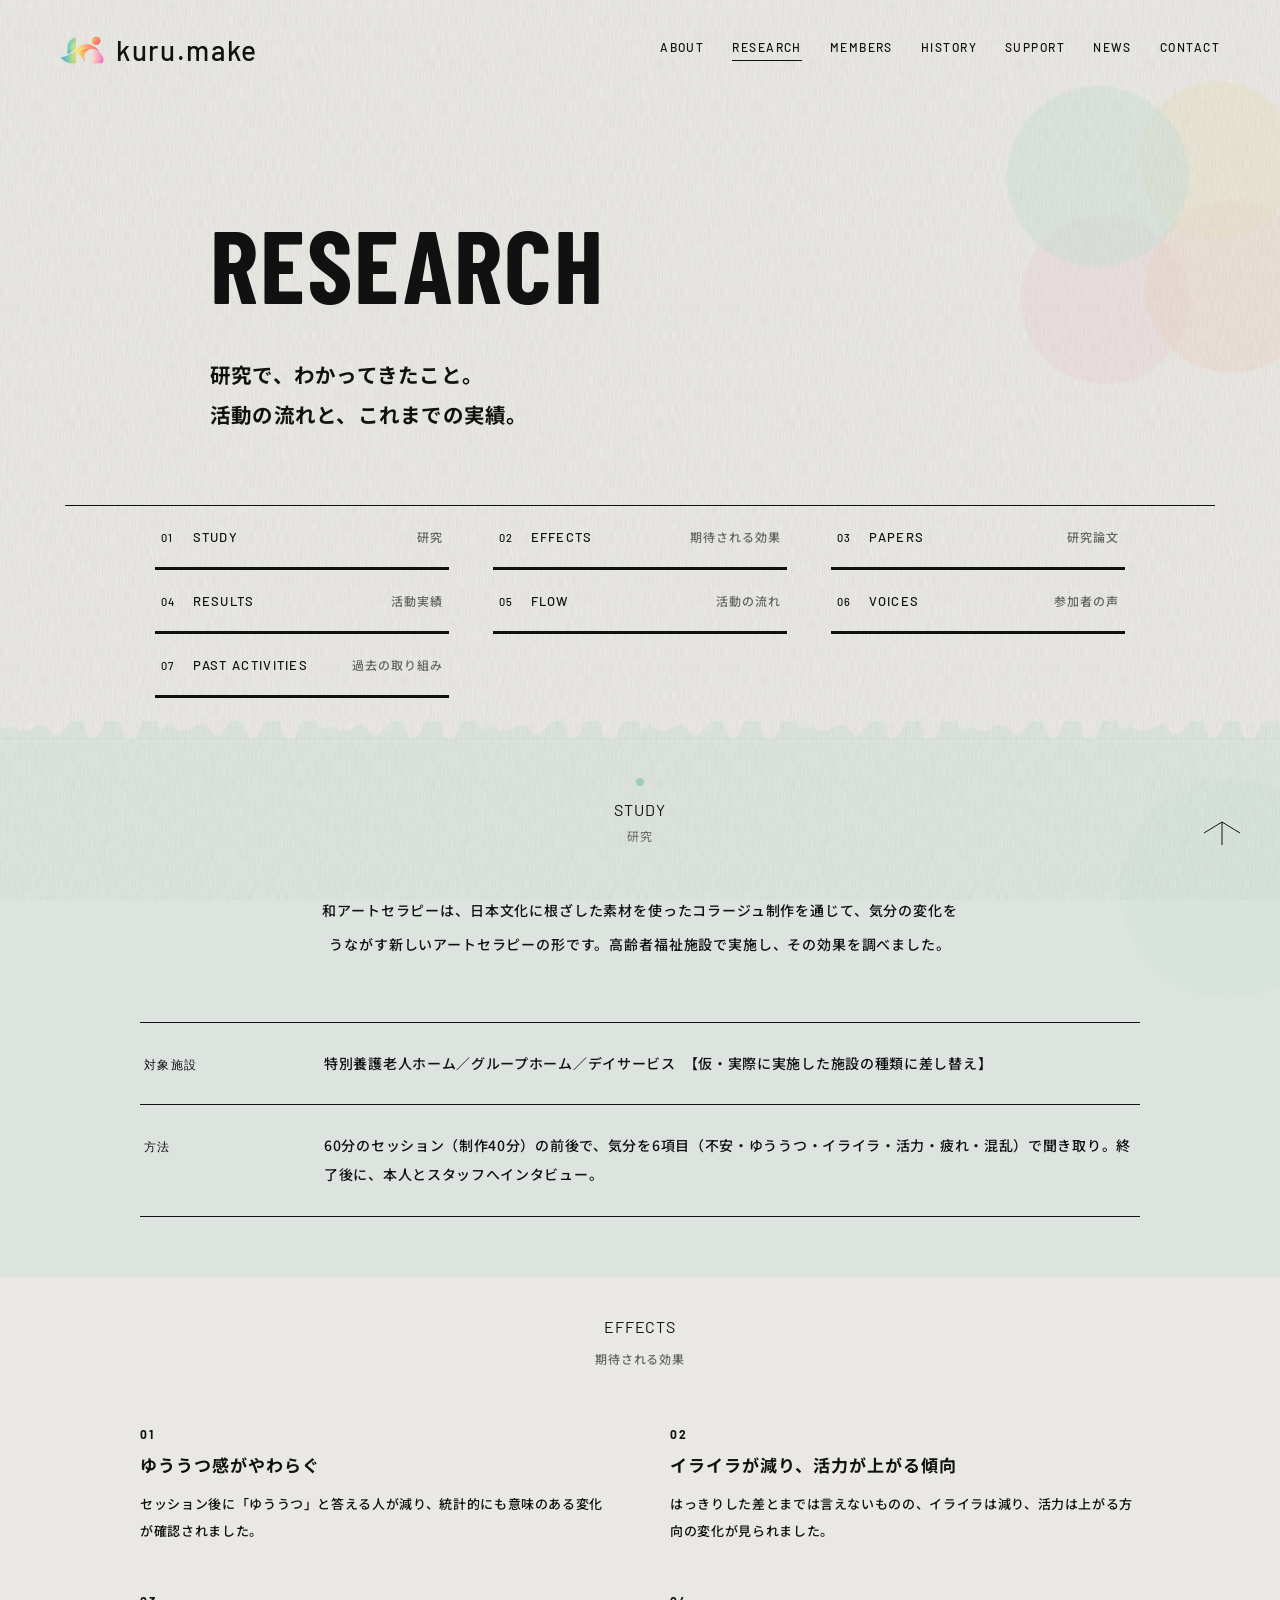
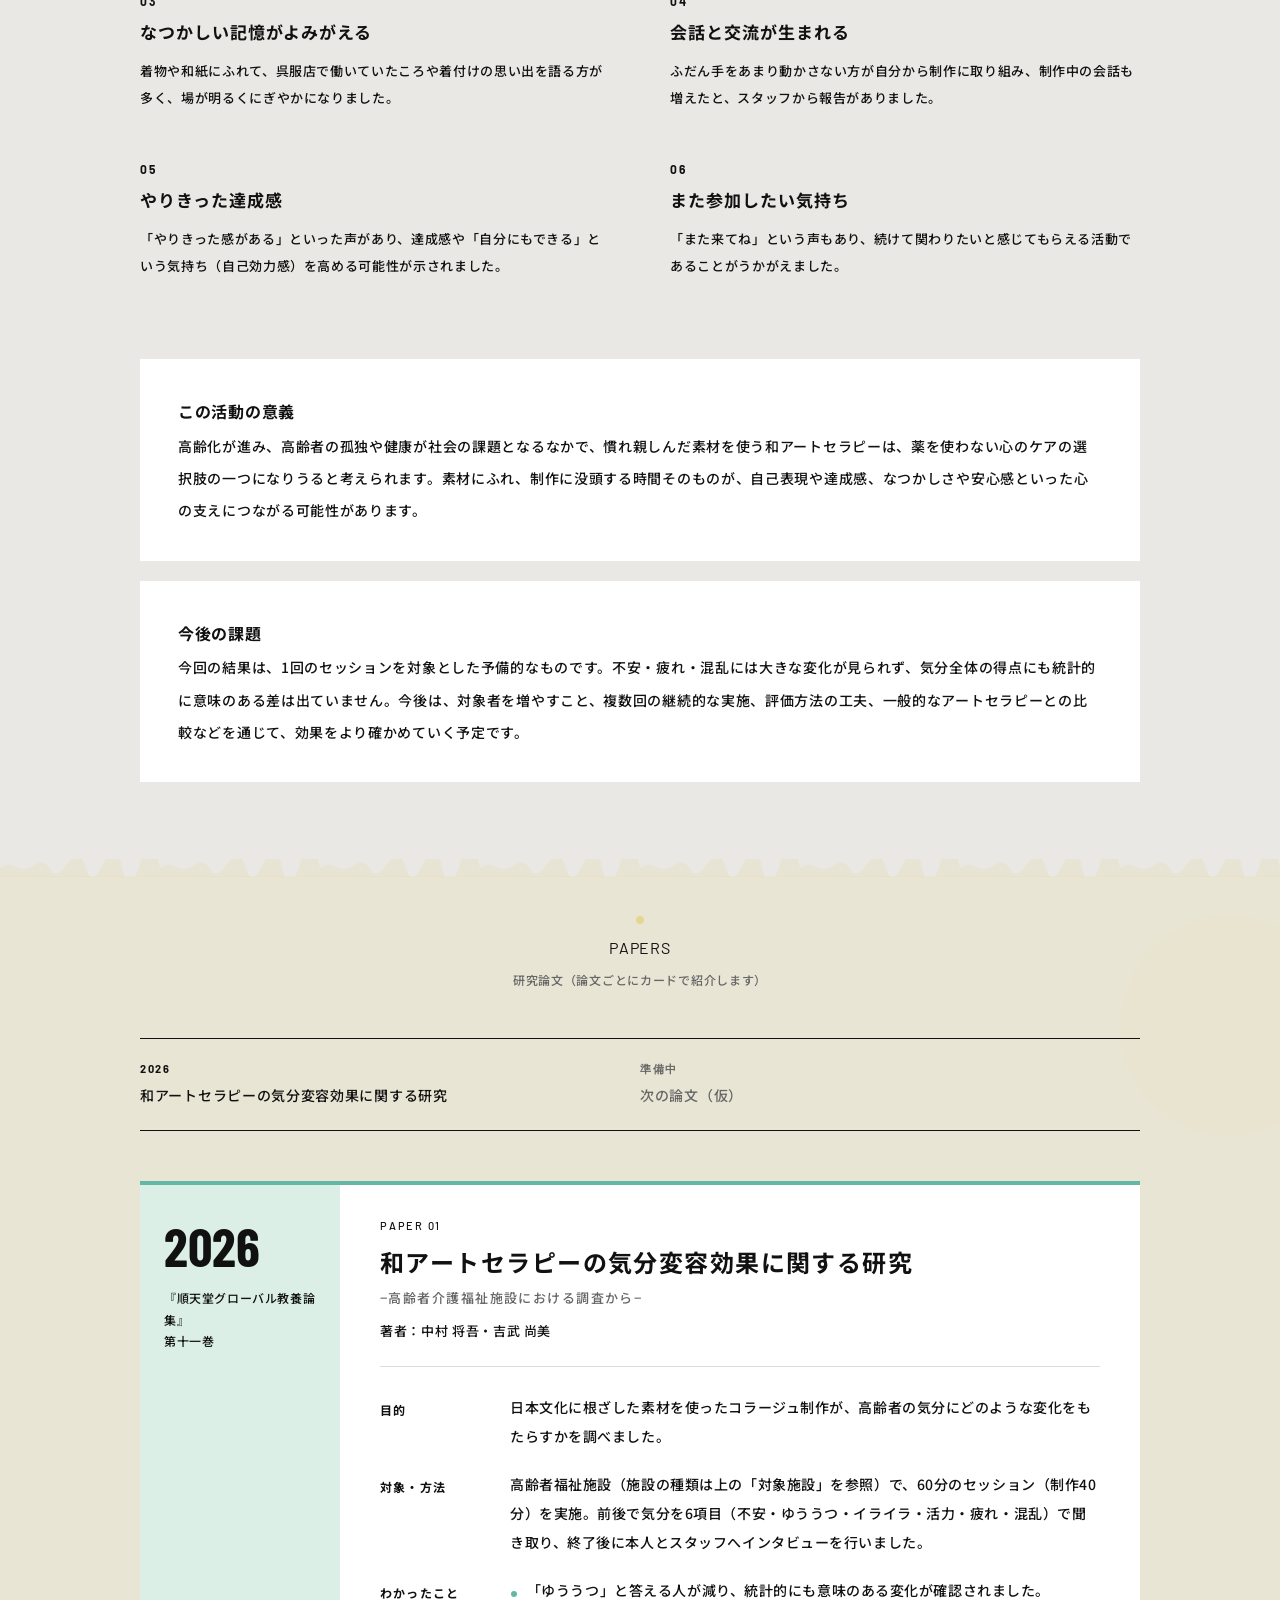
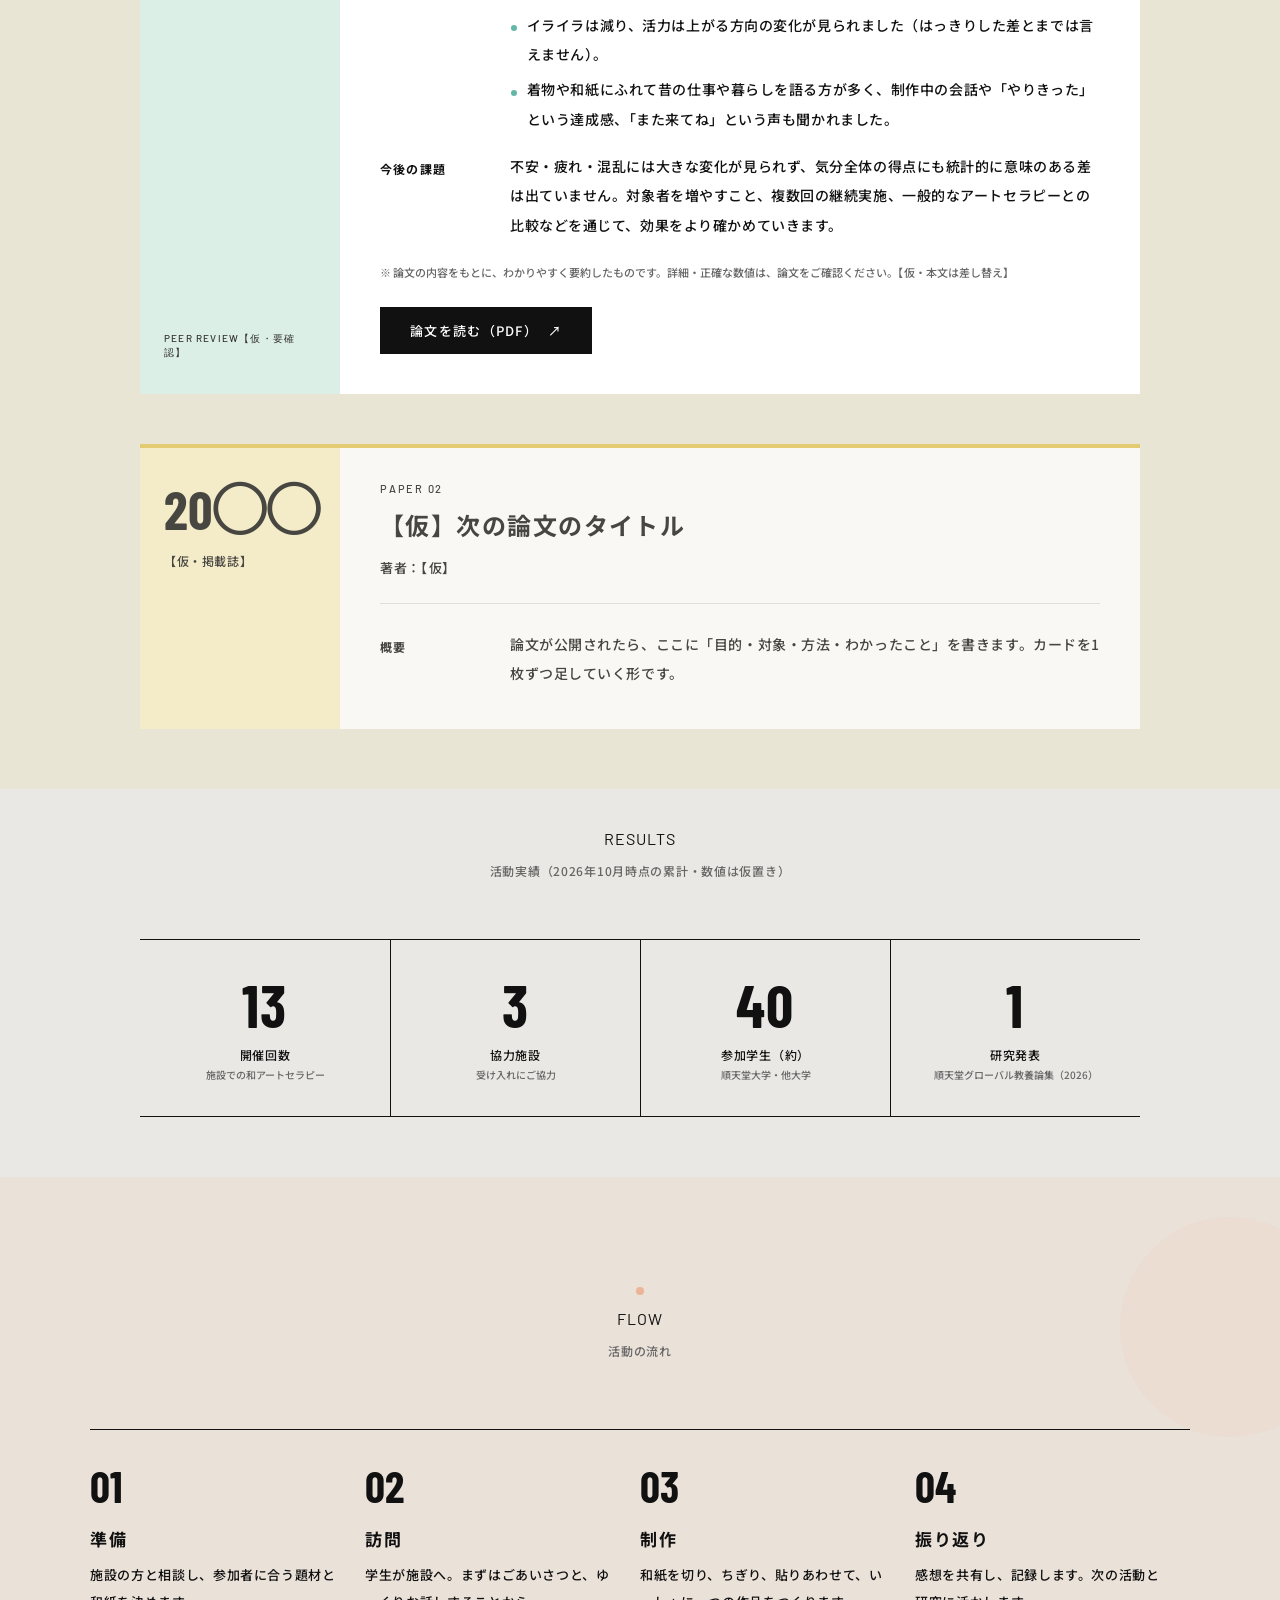
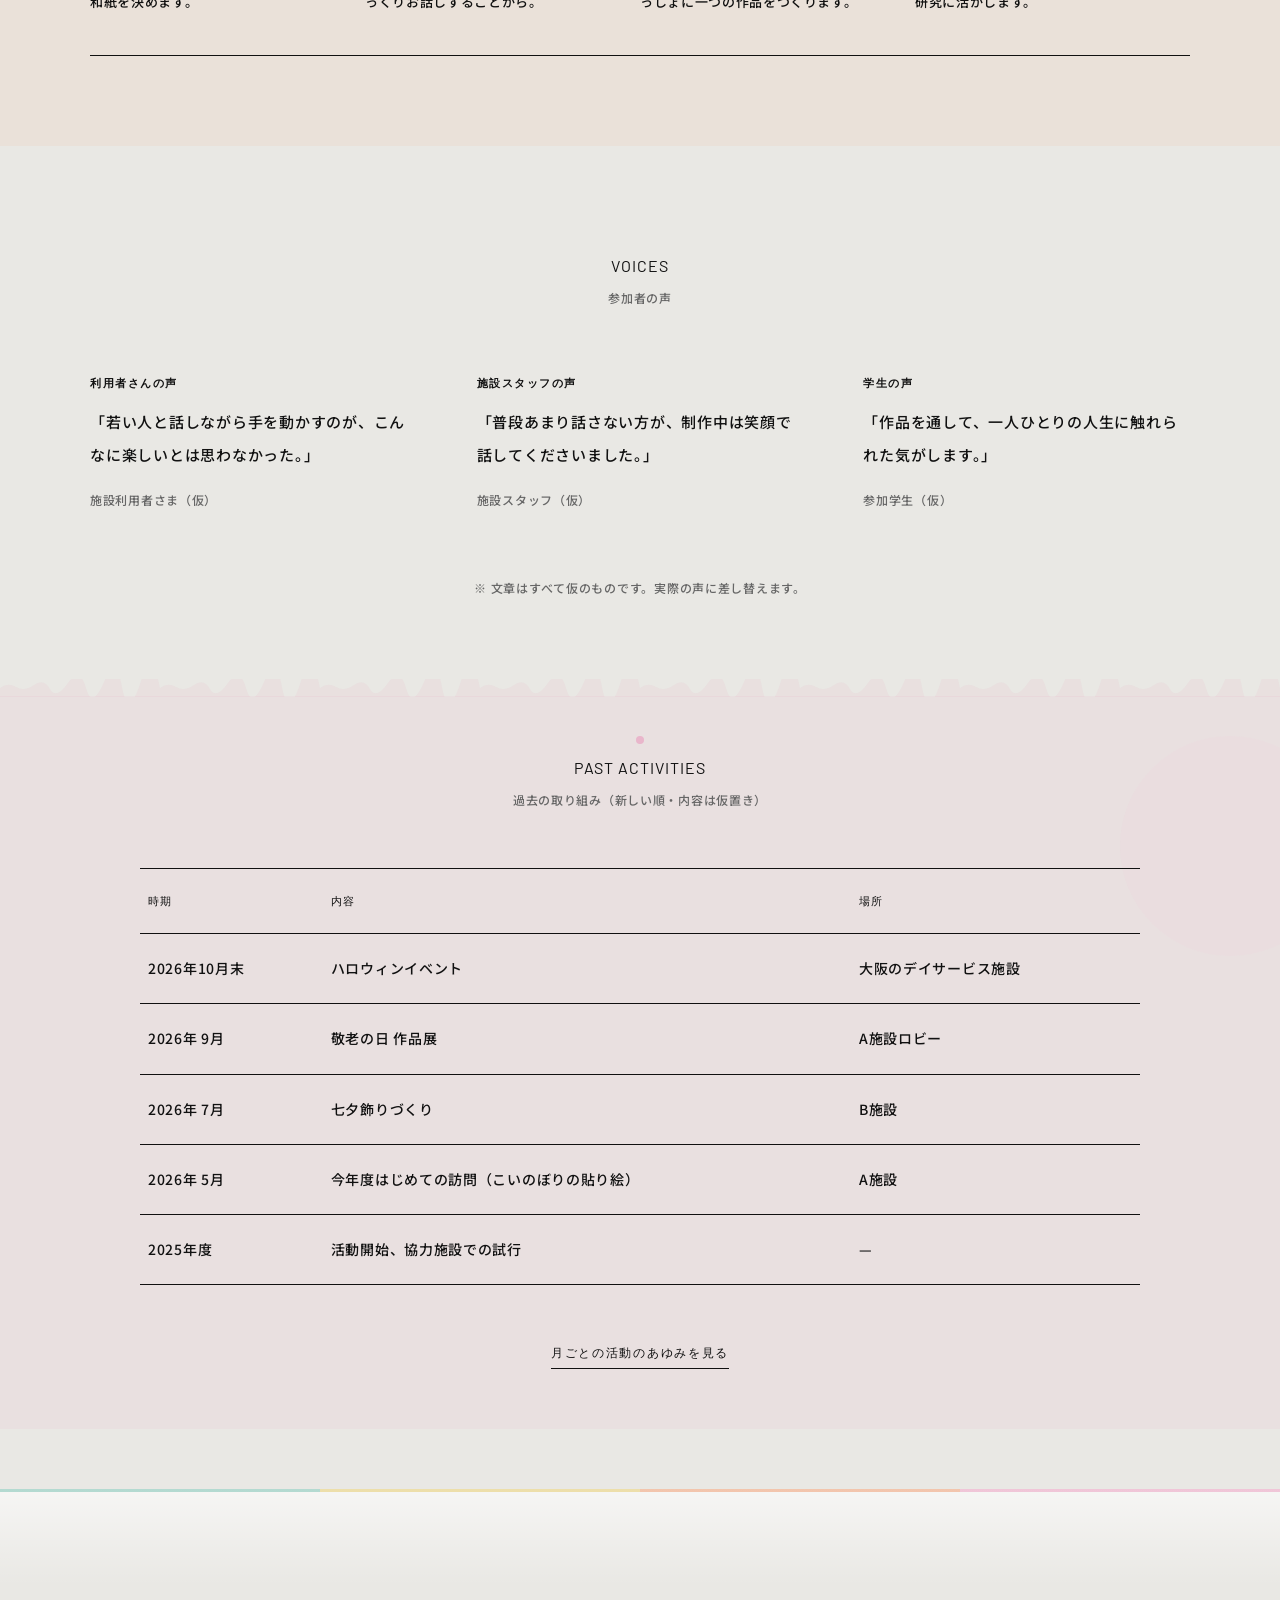
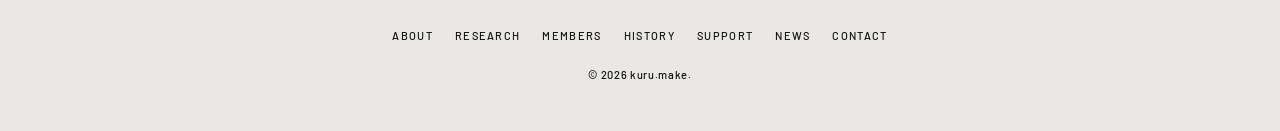
<file: research.html>
<!doctype html>
<html lang="ja">
<head>
<meta charset="utf-8">
<link rel="icon" href="assets/favicon.png" type="image/png">
<link rel="apple-touch-icon" href="assets/favicon.png">
<meta name="viewport" content="width=device-width,initial-scale=1">
<meta name="robots" content="noindex">
<title>RESEARCH｜kuru.make</title>
<meta name="description" content="高齢者施設での和アートセラピーの研究成果。気分の変化に関する調査結果、論文、活動の流れ、参加者の声をまとめています。【仮】">
<link rel="canonical" href="https://s4qr-tech.github.io/kuru-make-test/research.html">
<meta property="og:type" content="article">
<meta property="og:site_name" content="kuru.make">
<meta property="og:locale" content="ja_JP">
<meta property="og:title" content="RESEARCH｜kuru.make">
<meta property="og:description" content="高齢者施設での和アートセラピーの研究成果。気分の変化に関する調査結果、論文、活動の流れ、参加者の声をまとめています。【仮】">
<meta property="og:url" content="https://s4qr-tech.github.io/kuru-make-test/research.html">
<meta property="og:image" content="https://s4qr-tech.github.io/kuru-make-test/assets/og.jpg">
<meta name="twitter:card" content="summary_large_image">
<meta name="twitter:title" content="RESEARCH｜kuru.make">
<meta name="twitter:description" content="高齢者施設での和アートセラピーの研究成果。気分の変化に関する調査結果、論文、活動の流れ、参加者の声をまとめています。【仮】">
<meta name="twitter:image" content="https://s4qr-tech.github.io/kuru-make-test/assets/og.jpg">
<script type="application/ld+json">{"@context": "https://schema.org", "@type": "BreadcrumbList", "itemListElement": [{"@type": "ListItem", "position": 1, "name": "kuru.make", "item": "https://s4qr-tech.github.io/kuru-make-test/"}, {"@type": "ListItem", "position": 2, "name": "研究", "item": "https://s4qr-tech.github.io/kuru-make-test/research.html"}]}</script>
<link rel="preconnect" href="https://fonts.googleapis.com">
<link rel="preconnect" href="https://fonts.gstatic.com" crossorigin>
<link href="https://fonts.googleapis.com/css2?family=Barlow+Condensed:wght@700&family=Noto+Sans+JP:wght@400;500;700&family=Barlow:wght@400;500;700&display=swap" rel="stylesheet">
<link rel="stylesheet" href="about.css?v=75">
</head>
<body data-page="research">

<section class="page-head"><h1>RESEARCH</h1><p>研究で、わかってきたこと。<br>活動の流れと、これまでの実績。</p></section>
<nav class="toc" aria-label="ページ内の目次">
  <a href="#study"><b>01</b>STUDY<small>研究</small></a>
  <a href="#effects"><b>02</b>EFFECTS<small>期待される効果</small></a>
  <a href="#papers"><b>03</b>PAPERS<small>研究論文</small></a>
  <a href="#results"><b>04</b>RESULTS<small>活動実績</small></a>
  <a href="#flow"><b>05</b>FLOW<small>活動の流れ</small></a>
  <a href="#voices"><b>06</b>VOICES<small>参加者の声</small></a>
  <a href="#past"><b>07</b>PAST ACTIVITIES<small>過去の取り組み</small></a>
</nav>

<section class="wrap" id="study">
  <h2 class="lab">STUDY<small class="jp">研究</small></h2>
  <p class="lead" style="margin-top:50px">和アートセラピーは、日本文化に根ざした素材を使ったコラージュ制作を通じて、気分の変化をうながす新しいアートセラピーの形です。高齢者福祉施設で実施し、その効果を調べました。</p>
  <div class="facts">
    <dl><dt>対象施設</dt><dd>特別養護老人ホーム／グループホーム／デイサービス　【仮・実際に実施した施設の種類に差し替え】</dd></dl>
    <dl><dt>方法</dt><dd>60分のセッション（制作40分）の前後で、気分を6項目（不安・ゆううつ・イライラ・活力・疲れ・混乱）で聞き取り。終了後に、本人とスタッフへインタビュー。</dd></dl>
  </div>
</section>

<section class="wrap" id="effects">
  <h2 class="lab">EFFECTS</h2><p class="note">期待される効果</p>
  <ul class="efx">
    <li><i>01</i><b>ゆううつ感がやわらぐ</b><p>セッション後に「ゆううつ」と答える人が減り、統計的にも意味のある変化が確認されました。</p></li>
    <li><i>02</i><b>イライラが減り、活力が上がる傾向</b><p>はっきりした差とまでは言えないものの、イライラは減り、活力は上がる方向の変化が見られました。</p></li>
    <li><i>03</i><b>なつかしい記憶がよみがえる</b><p>着物や和紙にふれて、呉服店で働いていたころや着付けの思い出を語る方が多く、場が明るくにぎやかになりました。</p></li>
    <li><i>04</i><b>会話と交流が生まれる</b><p>ふだん手をあまり動かさない方が自分から制作に取り組み、制作中の会話も増えたと、スタッフから報告がありました。</p></li>
    <li><i>05</i><b>やりきった達成感</b><p>「やりきった感がある」といった声があり、達成感や「自分にもできる」という気持ち（自己効力感）を高める可能性が示されました。</p></li>
    <li><i>06</i><b>また参加したい気持ち</b><p>「また来てね」という声もあり、続けて関わりたいと感じてもらえる活動であることがうかがえました。</p></li>
  </ul>
  <div class="callout"><b>この活動の意義</b><br>高齢化が進み、高齢者の孤独や健康が社会の課題となるなかで、慣れ親しんだ素材を使う和アートセラピーは、薬を使わない心のケアの選択肢の一つになりうると考えられます。素材にふれ、制作に没頭する時間そのものが、自己表現や達成感、なつかしさや安心感といった心の支えにつながる可能性があります。</div>
  <div class="callout" style="margin-top:20px"><b>今後の課題</b><br>今回の結果は、1回のセッションを対象とした予備的なものです。不安・疲れ・混乱には大きな変化が見られず、気分全体の得点にも統計的に意味のある差は出ていません。今後は、対象者を増やすこと、複数回の継続的な実施、評価方法の工夫、一般的なアートセラピーとの比較などを通じて、効果をより確かめていく予定です。</div>
</section>

<section class="wrap" id="papers">
  <h2 class="lab">PAPERS</h2><p class="note">研究論文（論文ごとにカードで紹介します）</p>
  <ul class="pidx" aria-label="論文の一覧">
    <li><a href="#paper-1"><b>2026</b>和アートセラピーの気分変容効果に関する研究</a></li>
    <li><a href="#paper-2" class="soon"><b>準備中</b>次の論文（仮）</a></li>
  </ul>

  <article class="pcard" id="paper-1">
    <div class="pc-side"><span class="pc-y">2026</span><span class="pc-j">『順天堂グローバル教養論集』<br>第十一巻</span><span class="pc-t">PEER REVIEW【仮・要確認】</span></div>
    <div class="pc-main">
      <p class="pc-k">PAPER 01</p>
      <h3>和アートセラピーの気分変容効果に関する研究<small>−高齢者介護福祉施設における調査から−</small></h3>
      <p class="pc-a">著者：中村 将吾・吉武 尚美</p>
      <dl class="pc-d">
        <dt>目的</dt><dd>日本文化に根ざした素材を使ったコラージュ制作が、高齢者の気分にどのような変化をもたらすかを調べました。</dd>
        <dt>対象・方法</dt><dd>高齢者福祉施設（施設の種類は上の「対象施設」を参照）で、60分のセッション（制作40分）を実施。前後で気分を6項目（不安・ゆううつ・イライラ・活力・疲れ・混乱）で聞き取り、終了後に本人とスタッフへインタビューを行いました。</dd>
        <dt>わかったこと</dt><dd>
          <ul>
            <li>「ゆううつ」と答える人が減り、統計的にも意味のある変化が確認されました。</li>
            <li>イライラは減り、活力は上がる方向の変化が見られました（はっきりした差とまでは言えません）。</li>
            <li>着物や和紙にふれて昔の仕事や暮らしを語る方が多く、制作中の会話や「やりきった」という達成感、「また来てね」という声も聞かれました。</li>
          </ul></dd>
        <dt>今後の課題</dt><dd>不安・疲れ・混乱には大きな変化が見られず、気分全体の得点にも統計的に意味のある差は出ていません。対象者を増やすこと、複数回の継続実施、一般的なアートセラピーとの比較などを通じて、効果をより確かめていきます。</dd>
      </dl>
      <p class="pc-n">※ 論文の内容をもとに、わかりやすく要約したものです。詳細・正確な数値は、論文をご確認ください。【仮・本文は差し替え】</p>
      <a class="pc-btn" href="https://www.juntendo.ac.jp/academics/faculty/ila/assets/847327a592c3e4d89039487c8f27a237.pdf" target="_blank" rel="noopener">論文を読む（PDF）<span>↗</span></a>
    </div>
  </article>

  <article class="pcard pcard-soon" id="paper-2">
    <div class="pc-side"><span class="pc-y">20◯◯</span><span class="pc-j">【仮・掲載誌】</span></div>
    <div class="pc-main">
      <p class="pc-k">PAPER 02</p>
      <h3>【仮】次の論文のタイトル</h3>
      <p class="pc-a">著者：【仮】</p>
      <dl class="pc-d"><dt>概要</dt><dd>論文が公開されたら、ここに「目的・対象・方法・わかったこと」を書きます。カードを1枚ずつ足していく形です。</dd></dl>
    </div>
  </article>
</section>

<section class="wrap" id="results">
  <h2 class="lab">RESULTS</h2><p class="note">活動実績（2026年10月時点の累計・数値は仮置き）</p>
  <ul class="nums">
    <li><b>13</b><span>開催回数</span><small>施設での和アートセラピー</small></li>
    <li><b>3</b><span>協力施設</span><small>受け入れにご協力</small></li>
    <li><b>40</b><span>参加学生（約）</span><small>順天堂大学・他大学</small></li>
    <li><b>1</b><span>研究発表</span><small>順天堂グローバル教養論集（2026）</small></li>
  </ul>
</section>

<section class="wrap msec" id="flow">
  <h2 class="lab">FLOW</h2><p class="note">活動の流れ</p>
  <ul class="flowsteps">
    <li><i>01</i><b>準備</b><p>施設の方と相談し、参加者に合う題材と和紙を決めます。</p></li>
    <li><i>02</i><b>訪問</b><p>学生が施設へ。まずはごあいさつと、ゆっくりお話しすることから。</p></li>
    <li><i>03</i><b>制作</b><p>和紙を切り、ちぎり、貼りあわせて、いっしょに一つの作品をつくります。</p></li>
    <li><i>04</i><b>振り返り</b><p>感想を共有し、記録します。次の活動と研究に活かします。</p></li>
  </ul>
</section>
<section class="wrap msec" id="voices">
  <h2 class="lab">VOICES</h2><p class="note">参加者の声</p>
  <div class="voices">
    <blockquote><span class="vl">利用者さんの声</span>「若い人と話しながら手を動かすのが、こんなに楽しいとは思わなかった。」<cite>施設利用者さま（仮）</cite></blockquote>
    <blockquote><span class="vl">施設スタッフの声</span>「普段あまり話さない方が、制作中は笑顔で話してくださいました。」<cite>施設スタッフ（仮）</cite></blockquote>
    <blockquote><span class="vl">学生の声</span>「作品を通して、一人ひとりの人生に触れられた気がします。」<cite>参加学生（仮）</cite></blockquote>
  </div>
  <p class="lead" style="margin-top:60px;font-size:12px;color:var(--mute)">※ 文章はすべて仮のものです。実際の声に差し替えます。</p>
</section>
<section class="wrap" id="past">
  <h2 class="lab">PAST ACTIVITIES</h2><p class="note">過去の取り組み（新しい順・内容は仮置き）</p>
  <table class="tbl">
    <thead><tr><th>時期</th><th>内容</th><th>場所</th></tr></thead>
    <tbody>
      <tr><td>2026年10月末</td><td>ハロウィンイベント</td><td>大阪のデイサービス施設</td></tr>
      <tr><td>2026年 9月</td><td>敬老の日 作品展</td><td>A施設ロビー</td></tr>
      <tr><td>2026年 7月</td><td>七夕飾りづくり</td><td>B施設</td></tr>
      <tr><td>2026年 5月</td><td>今年度はじめての訪問（こいのぼりの貼り絵）</td><td>A施設</td></tr>
      <tr><td>2025年度</td><td>活動開始、協力施設での試行</td><td>—</td></tr>
    </tbody>
  </table>
  <a class="more" href="history.html">月ごとの活動のあゆみを見る</a>
</section>

<script src="site.js?v=14"></script>
</body>
</html>
</file>
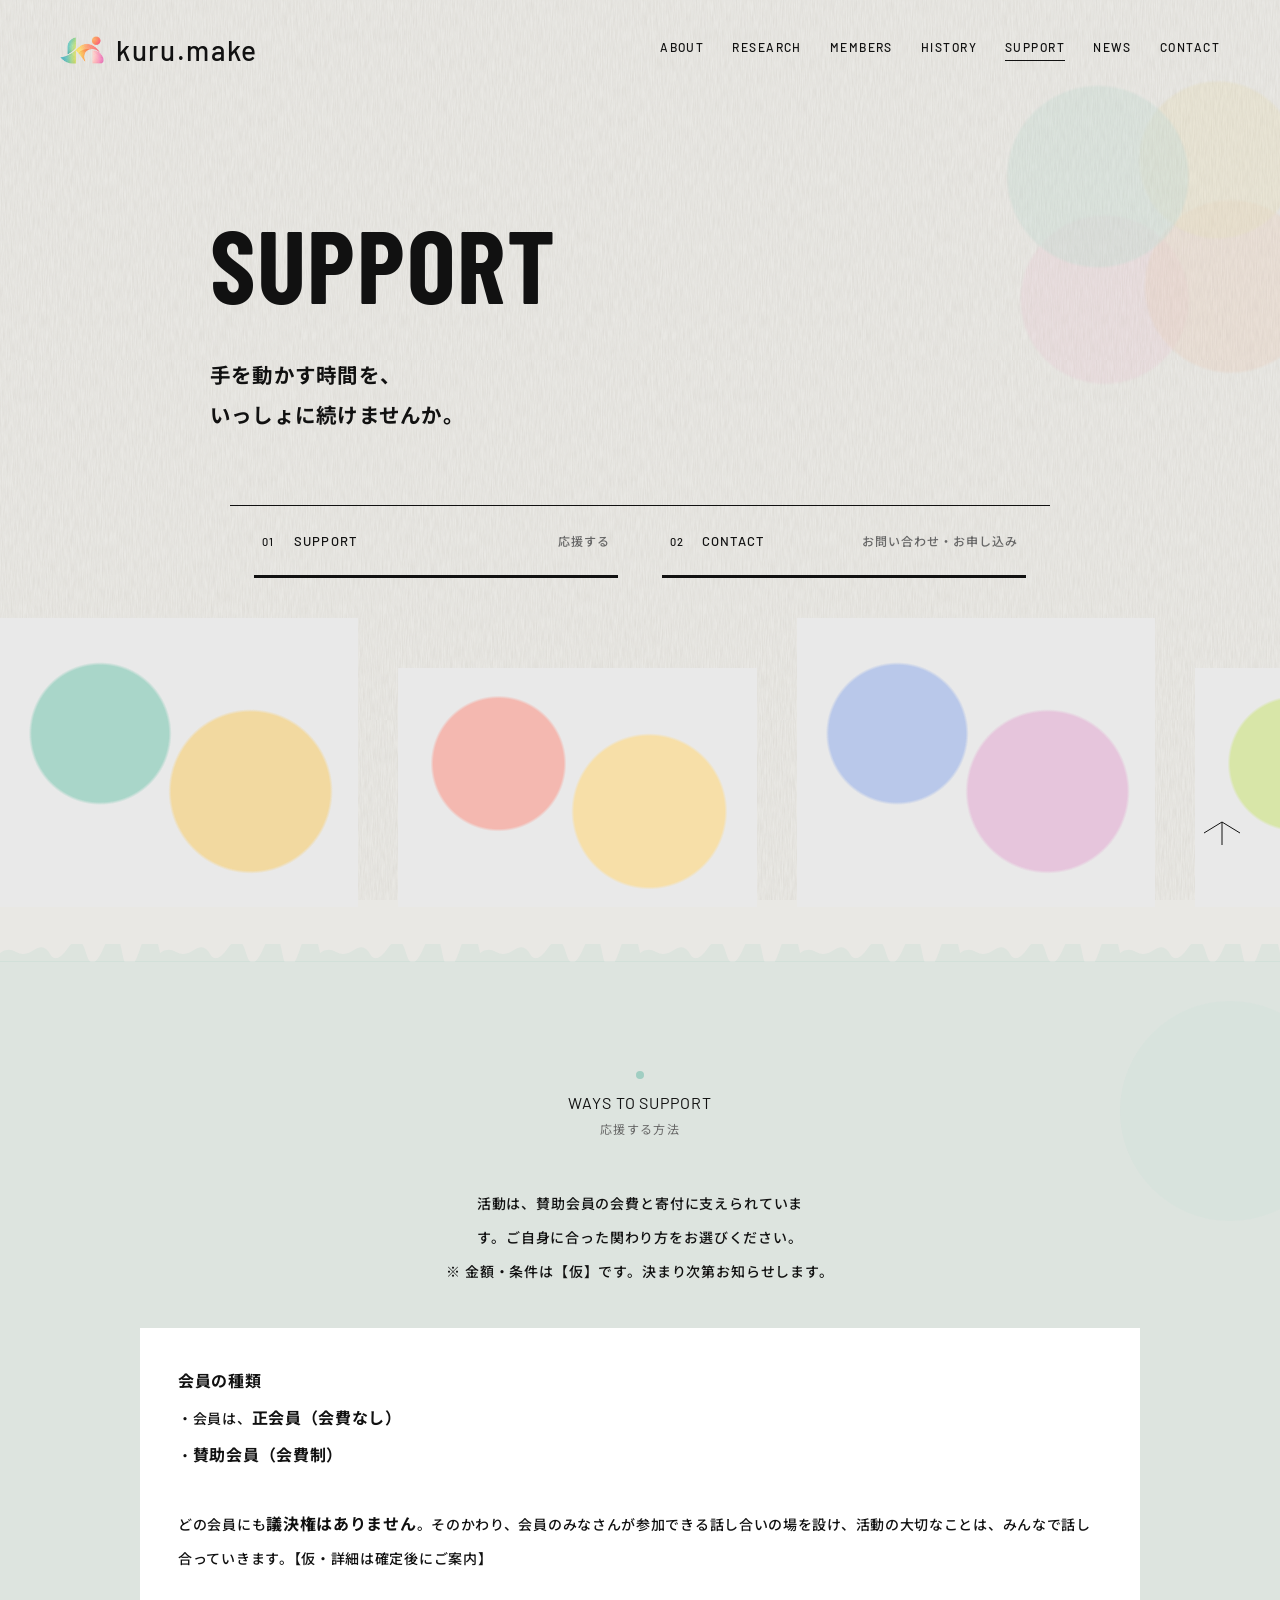
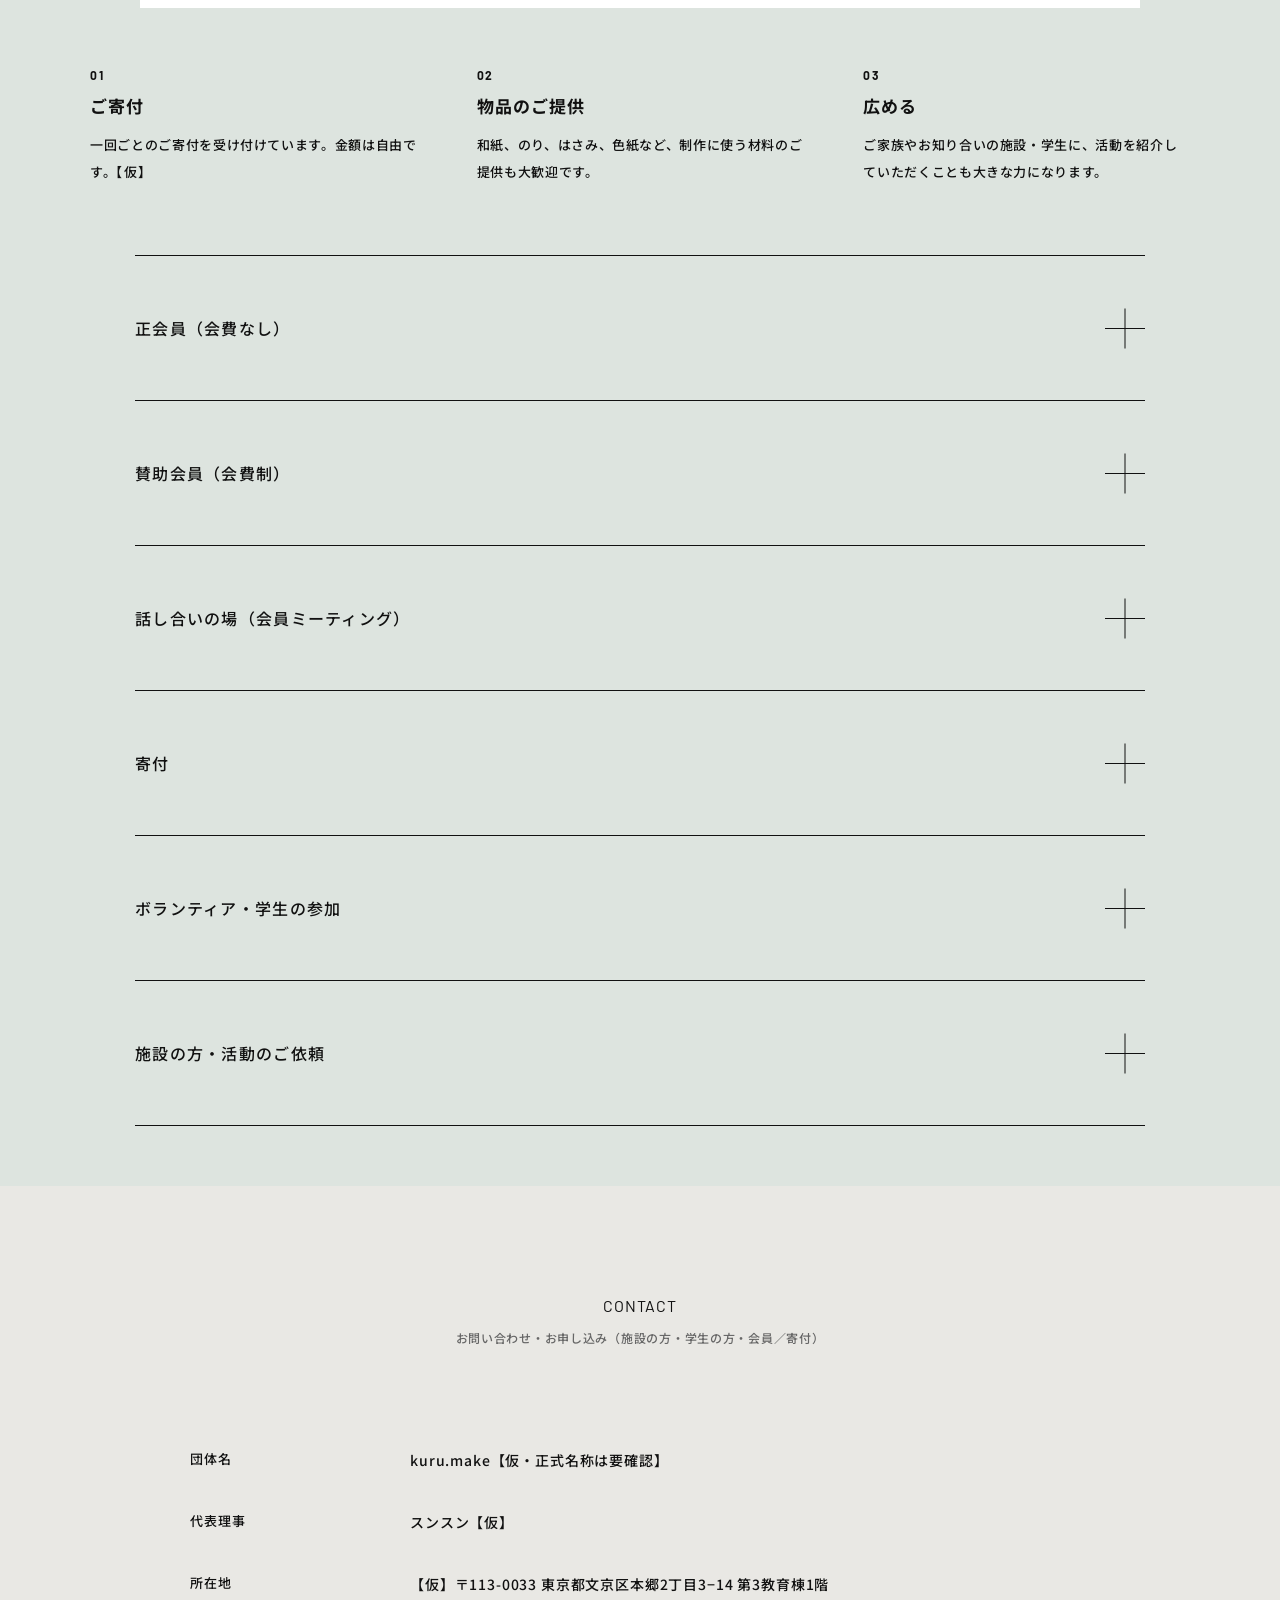
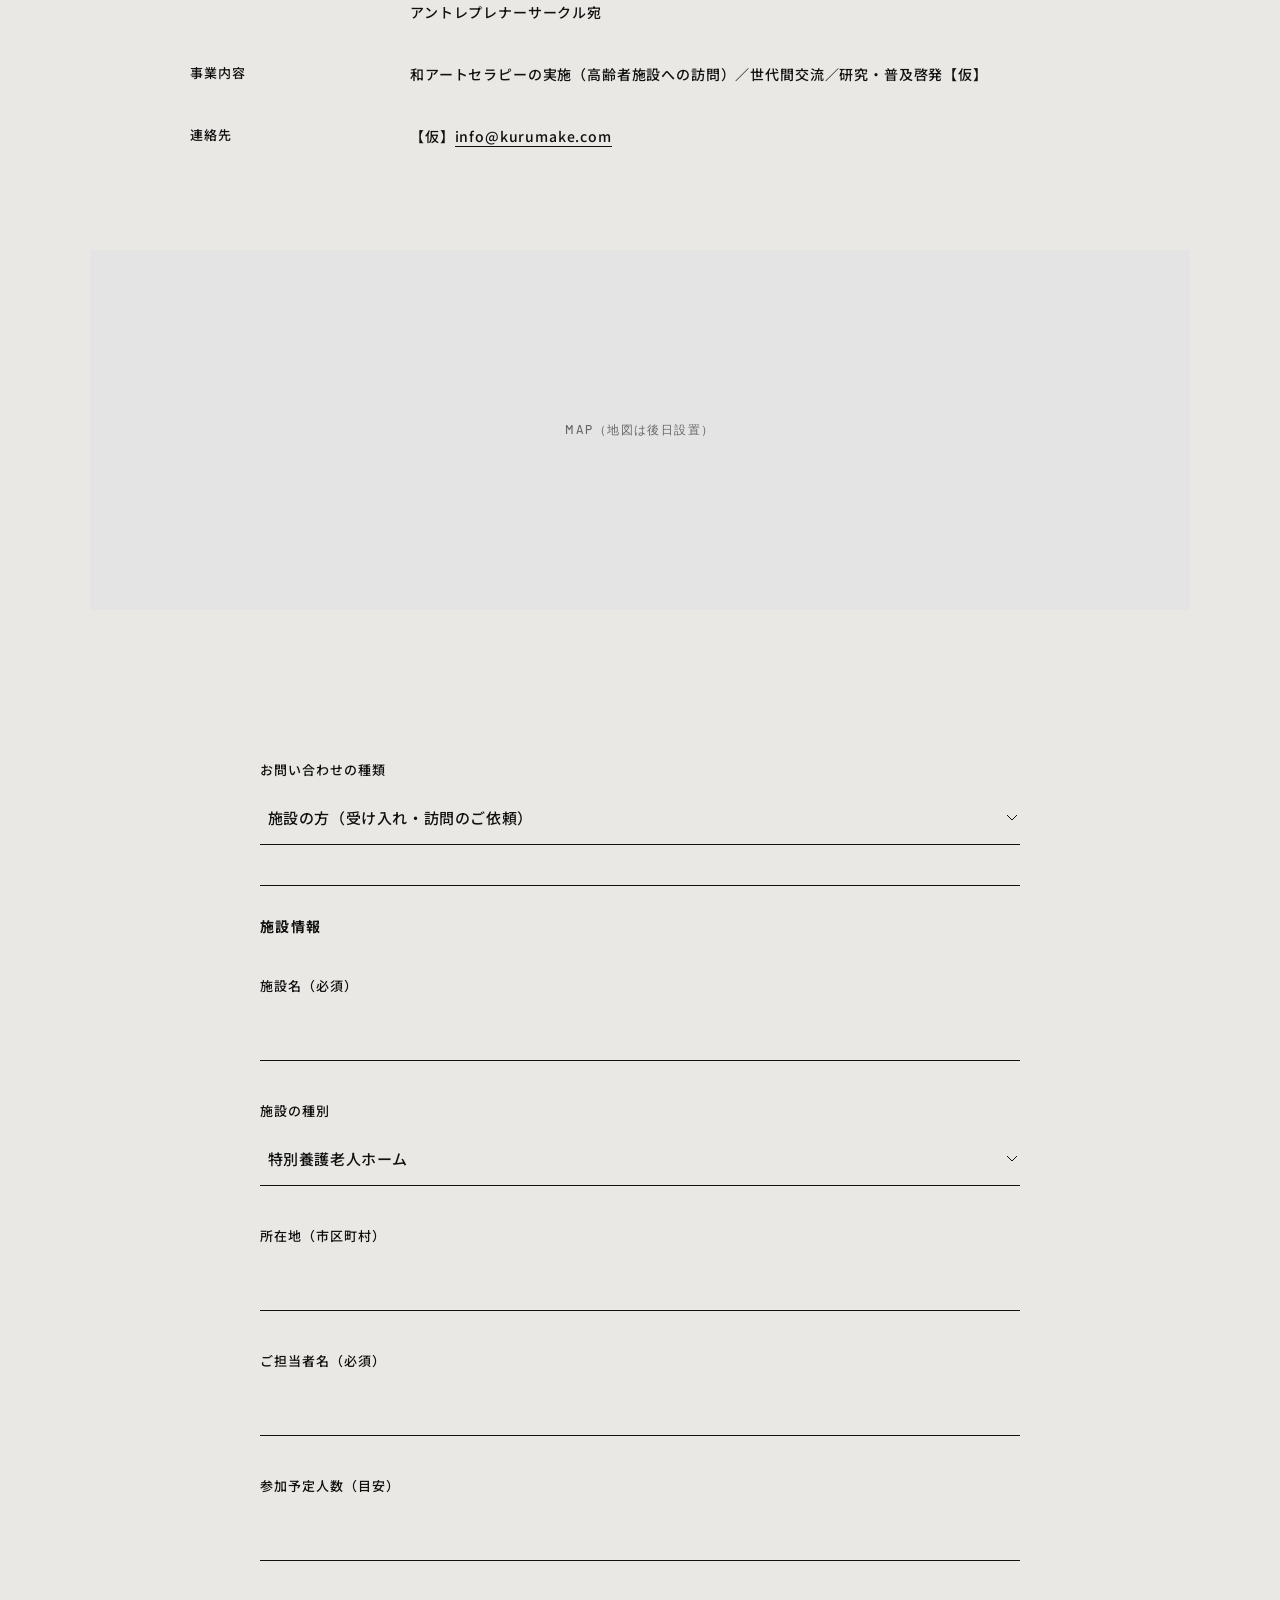
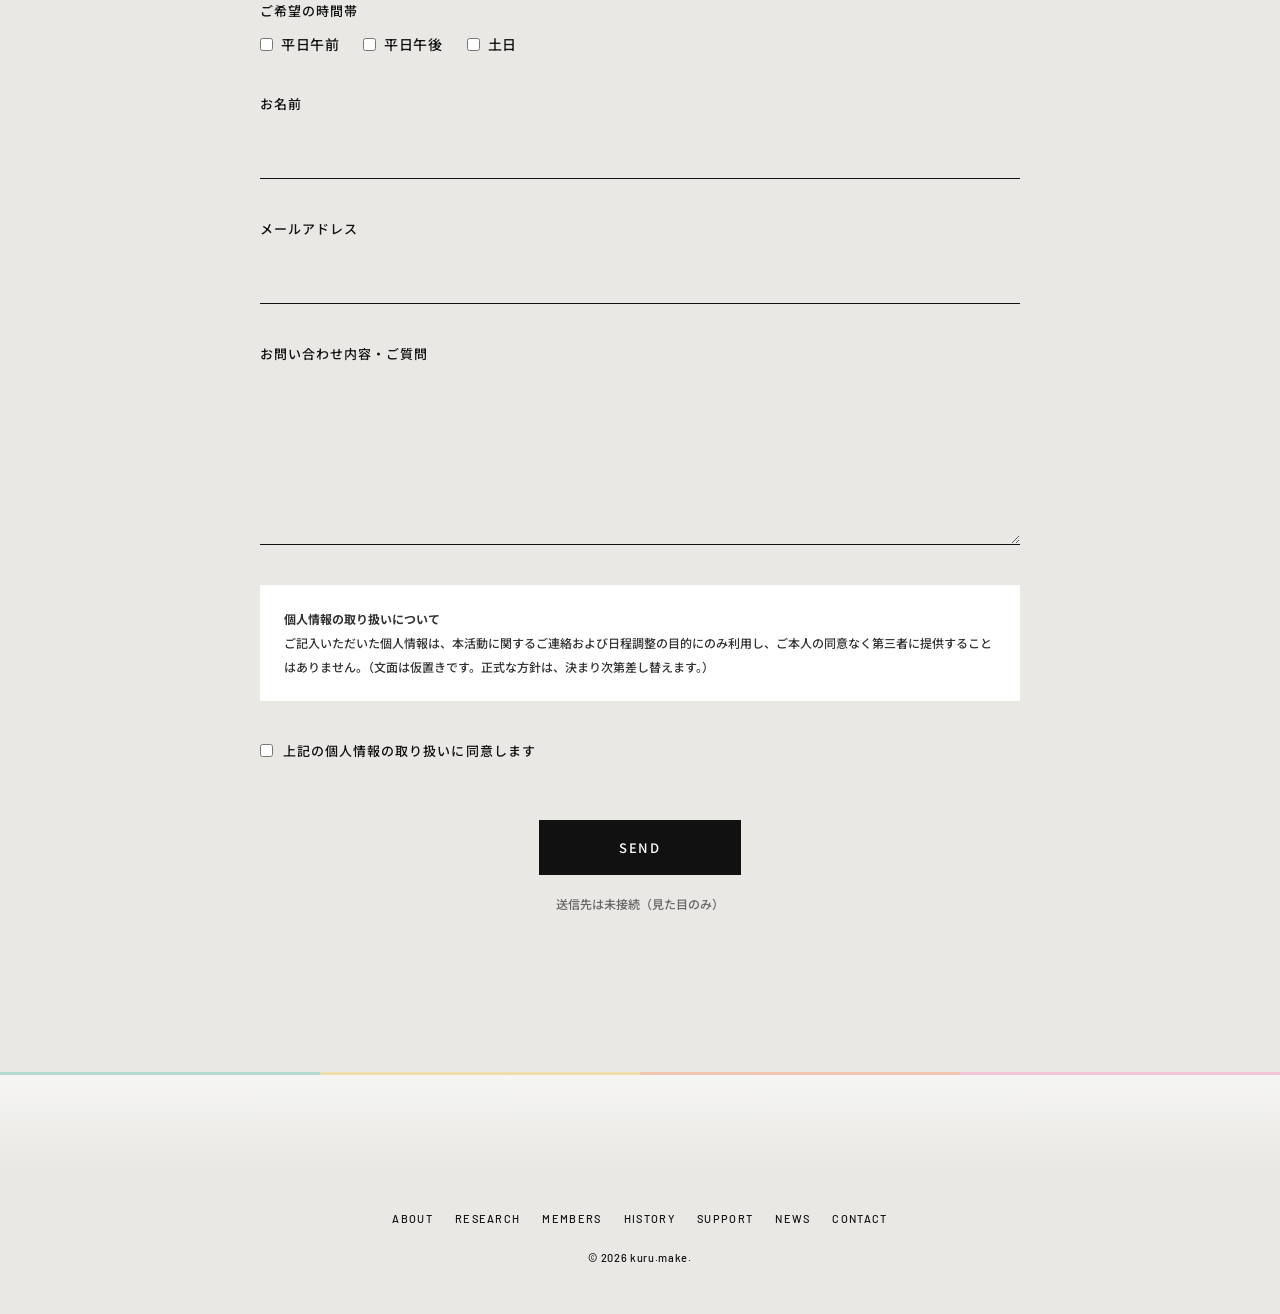
<file: support.html>
<!doctype html>
<html lang="ja">
<head>
<meta charset="utf-8">
<link rel="icon" href="assets/favicon.png" type="image/png">
<link rel="apple-touch-icon" href="assets/favicon.png">
<meta name="viewport" content="width=device-width,initial-scale=1">
<meta name="robots" content="noindex">
<title>SUPPORT｜kuru.make</title>
<meta name="description" content="kuru.make を応援する方法。学生・施設・会員・ご寄付・物品のご提供など、和アートセラピーの活動へのご参加とお問い合わせはこちらです。【仮】">
<link rel="canonical" href="https://s4qr-tech.github.io/kuru-make-test/support.html">
<meta property="og:type" content="article">
<meta property="og:site_name" content="kuru.make">
<meta property="og:locale" content="ja_JP">
<meta property="og:title" content="SUPPORT｜kuru.make">
<meta property="og:description" content="kuru.make を応援する方法。学生・施設・会員・ご寄付・物品のご提供など、和アートセラピーの活動へのご参加とお問い合わせはこちらです。【仮】">
<meta property="og:url" content="https://s4qr-tech.github.io/kuru-make-test/support.html">
<meta property="og:image" content="https://s4qr-tech.github.io/kuru-make-test/assets/og.jpg">
<meta name="twitter:card" content="summary_large_image">
<meta name="twitter:title" content="SUPPORT｜kuru.make">
<meta name="twitter:description" content="kuru.make を応援する方法。学生・施設・会員・ご寄付・物品のご提供など、和アートセラピーの活動へのご参加とお問い合わせはこちらです。【仮】">
<meta name="twitter:image" content="https://s4qr-tech.github.io/kuru-make-test/assets/og.jpg">
<script type="application/ld+json">{"@context": "https://schema.org", "@type": "BreadcrumbList", "itemListElement": [{"@type": "ListItem", "position": 1, "name": "kuru.make", "item": "https://s4qr-tech.github.io/kuru-make-test/"}, {"@type": "ListItem", "position": 2, "name": "応援する", "item": "https://s4qr-tech.github.io/kuru-make-test/support.html"}]}</script>
<link rel="preconnect" href="https://fonts.googleapis.com">
<link rel="preconnect" href="https://fonts.gstatic.com" crossorigin>
<link href="https://fonts.googleapis.com/css2?family=Barlow+Condensed:wght@700&family=Noto+Sans+JP:wght@400;500;700&family=Barlow:wght@400;500;700&display=swap" rel="stylesheet">
<link rel="stylesheet" href="about.css?v=75">
</head>
<body data-page="support">

<section class="page-head"><h1>SUPPORT</h1><p>手を動かす時間を、<br>いっしょに続けませんか。</p></section>
<nav class="toc toc2" aria-label="ページ内の目次"><a href="#support"><b>01</b>SUPPORT<small>応援する</small></a><a href="#contact"><b>02</b>CONTACT<small>お問い合わせ・お申し込み</small></a></nav>
<div class="strip" aria-hidden="true">
  <div class="ph" style="--a:#a9d6c9;--b:#f2d9a0"></div><div class="ph" style="--a:#f4b8b0;--b:#f7dfa8"></div><div class="ph" style="--a:#b9c8ea;--b:#e6c5dc"></div><div class="ph" style="--a:#d8e6a8;--b:#a9d6c9"></div><div class="ph" style="--a:#f7dfa8;--b:#f4b8b0"></div>
</div>
<section class="wrap" id="support" style="padding-top:110px">
  <h2 class="lab">WAYS TO SUPPORT<small class="jp">応援する方法</small></h2>
  <p class="lead" style="margin-top:50px">活動は、賛助会員の会費と寄付に支えられています。ご自身に合った関わり方をお選びください。<br>※ 金額・条件は【仮】です。決まり次第お知らせします。</p>
  <div class="callout" style="margin-top:40px"><b>会員の種類</b><br>・会員は、<b>正会員（会費なし）</b><br>・<b>賛助会員（会費制）</b><br><br>どの会員にも<b>議決権はありません</b>。そのかわり、会員のみなさんが参加できる話し合いの場を設け、活動の大切なことは、みんなで話し合っていきます。【仮・詳細は確定後にご案内】</div>
  <ul class="efx" style="grid-template-columns:repeat(3,1fr);max-width:1100px">
    <li><i>01</i><b>ご寄付</b><p>一回ごとのご寄付を受け付けています。金額は自由です。【仮】</p></li>
    <li><i>02</i><b>物品のご提供</b><p>和紙、のり、はさみ、色紙など、制作に使う材料のご提供も大歓迎です。</p></li>
    <li><i>03</i><b>広める</b><p>ご家族やお知り合いの施設・学生に、活動を紹介していただくことも大きな力になります。</p></li>
  </ul>
  <ul class="acc">
    <li><button class="acc-h" aria-expanded="false">正会員（会費なし）<i></i></button><div class="acc-b"><div><dl><dt>対象</dt><dd>活動の目的に賛同して入会する個人・団体</dd><dt>会費</dt><dd>なし（無料）</dd><dt>内容</dt><dd>活動のご案内／会員ミーティング（話し合いの場）への参加</dd><dt>議決権</dt><dd>ありません（みんなで話し合って進めます）</dd></dl></div></div></li>
    <li><button class="acc-h" aria-expanded="false">賛助会員（会費制）<i></i></button><div class="acc-b"><div><dl><dt>対象</dt><dd>活動を財政面で応援してくださる個人・団体</dd><dt>会費</dt><dd>【仮】年額 個人 ○,○○○円／団体 ○,○○○円（活動の運営費に使います）</dd><dt>内容</dt><dd>活動報告のお届け／イベントのご案内／会員ミーティングへの参加</dd><dt>議決権</dt><dd>ありません（みんなで話し合って進めます）</dd></dl></div></div></li>
    <li><button class="acc-h" aria-expanded="false">話し合いの場（会員ミーティング）<i></i></button><div class="acc-b"><div><p>どの会員も参加できる、みんなで話し合う場です。活動の進め方や、これから取り組みたいことなどを、顔をあわせて（またはオンラインで）話します。開催の頻度や方法は、決まり次第ご案内します。【仮】</p></div></div></li>
    <li><button class="acc-h" aria-expanded="false">寄付<i></i></button><div class="acc-b"><div><p>和紙などの材料費、施設への訪問にかかる交通費、活動の記録づくりに使わせていただきます。【仮・寄付の方法は決まり次第案内】</p></div></div></li>
    <li><button class="acc-h" aria-expanded="false">ボランティア・学生の参加<i></i></button><div class="acc-b"><div><p>学年や大学を問わず参加できます。はじめての方は、見学からどうぞ。【仮】</p></div></div></li>
    <li><button class="acc-h" aria-expanded="false">施設の方・活動のご依頼<i></i></button><div class="acc-b"><div><p>高齢者施設・地域の団体からの訪問のご依頼をお待ちしています。お問い合わせフォームからご連絡ください。</p></div></div></li>
  </ul>
</section>
<section class="wrap msec" id="contact">
  <h2 class="lab">CONTACT</h2><p class="note">お問い合わせ・お申し込み（施設の方・学生の方・会員／寄付）</p>
  <div class="info">
    <dl>
      <dt>団体名</dt><dd>kuru.make【仮・正式名称は要確認】</dd>
      <dt>代表理事</dt><dd>スンスン【仮】</dd>
      <dt>所在地</dt><dd>【仮】〒113-0033 東京都文京区本郷2丁目3−14 第3教育棟1階<br>アントレプレナーサークル宛</dd>
      <dt>事業内容</dt><dd>和アートセラピーの実施（高齢者施設への訪問）／世代間交流／研究・普及啓発【仮】</dd>
      <dt>連絡先</dt><dd>【仮】<a href="mailto:info@kurumake.com" style="border-bottom:1px solid">info@kurumake.com</a></dd>
    </dl>
  </div>
  <div class="map" role="img" aria-label="地図（仮）">MAP（地図は後日設置）</div>
  <form class="form" onsubmit="event.preventDefault();this.querySelector('.fn').textContent='（試作のため送信されません）'">
    <label>お問い合わせの種類
      <select id="kind"><option value="facility">施設の方（受け入れ・訪問のご依頼）</option><option value="student">学生の方（活動への参加）</option><option value="support">会員・寄付・物品のご提供</option><option value="other">取材・その他</option></select></label>

    <div class="fsec" data-k="facility">
      <h3>施設情報</h3>
      <label>施設名（必須）<input type="text" required></label>
      <label>施設の種別<select><option>特別養護老人ホーム</option><option>介護老人保健施設</option><option>デイサービス</option><option>有料老人ホーム</option><option>その他</option></select></label>
      <label>所在地（市区町村）<input type="text"></label>
      <label>ご担当者名（必須）<input type="text" required></label>
      <label>参加予定人数（目安）<input type="text" inputmode="numeric"></label>
      <label>ご希望の時間帯</label>
      <div class="chk"><label><input type="checkbox">平日午前</label><label><input type="checkbox">平日午後</label><label><input type="checkbox">土日</label></div>
    </div>

    <div class="fsec" data-k="student">
      <h3>ご本人情報</h3>
      <div class="row2"><label>お名前（必須）<input type="text" required></label><label>ふりがな<input type="text"></label></div>
      <div class="row2"><label>大学・学部（必須）<input type="text" required></label>
        <label>学年<select><option>1年</option><option>2年</option><option>3年</option><option>4年</option><option>大学院</option><option>その他</option></select></label></div>
      <label>関わり方（複数選択可）</label>
      <div class="chk"><label><input type="checkbox">施設訪問</label><label><input type="checkbox">企画・準備</label><label><input type="checkbox">デザイン・制作</label><label><input type="checkbox">研究・記録</label><label><input type="checkbox">広報</label></div>
      <label>志望理由・自己紹介<textarea></textarea></label>
      <label>仲間ページへの掲載（任意）</label>
      <div class="chk"><label><input type="radio" name="disp"> イニシャルで掲載</label><label><input type="radio" name="disp"> お名前で掲載</label><label><input type="radio" name="disp" checked> 掲載しない</label><label><input type="checkbox"> アイコン写真も掲載を希望する</label></div>
    </div>

    <label>お名前<input type="text" autocomplete="name"></label>
    <label>メールアドレス<input type="email" autocomplete="email"></label>
    <label>お問い合わせ内容・ご質問<textarea></textarea></label>
    <div class="priv"><b>個人情報の取り扱いについて</b><br>ご記入いただいた個人情報は、本活動に関するご連絡および日程調整の目的にのみ利用し、ご本人の同意なく第三者に提供することはありません。（文面は仮置きです。正式な方針は、決まり次第差し替えます。）</div>
    <label class="agree"><input type="checkbox"> 上記の個人情報の取り扱いに同意します</label>
    <button type="submit">SEND</button>
    <p class="fn">送信先は未接続（見た目のみ）</p>
  </form>
</section>
<script>
(function(){var k=document.getElementById("kind");function f(){[].forEach.call(document.querySelectorAll(".fsec"),function(e){e.classList.toggle("on",e.getAttribute("data-k")===k.value)})}
var q=new URLSearchParams(location.search).get("t");if(q&&[].some.call(k.options,function(o){return o.value===q}))k.value=q;k.addEventListener("change",f);f();})();
</script>
<script src="site.js?v=14"></script>
</body>
</html>
</file>
<file: about.css>
/* pool-inc.net/about の構成・レイアウトを参考にしたオリジナル試作（文章・画像・ロゴは流用なし） */
:root{
  --bg:#e9e8e4; --ink:#111; --line:#111; --mute:#666;
  --en:"Barlow Condensed","Arial Narrow",sans-serif;
  --ja:"Noto Sans JP","Hiragino Sans",sans-serif;
  --lat:"Barlow","Helvetica Neue",Arial,sans-serif;
}
*{box-sizing:border-box;margin:0;padding:0}
html{scroll-behavior:smooth}
body{background:var(--bg);color:var(--ink);font-family:var(--ja);font-weight:500;-webkit-font-smoothing:antialiased}
a{color:inherit;text-decoration:none}
ul{list-style:none}
img{display:block}

/* header */
.hd{position:fixed;inset:0 0 auto 0;z-index:20;display:flex;align-items:center;justify-content:space-between;padding:28px 60px;pointer-events:none}
.hd>*{pointer-events:auto}
.hd-logo{display:flex;align-items:center;gap:12px;font-family:var(--lat);font-weight:500;font-size:28px;letter-spacing:.06em}
.hd-logo img{width:44px;height:44px;object-fit:contain}
.hd-nav{display:flex;gap:40px;font-family:var(--lat);font-size:12px;letter-spacing:.12em;transition:opacity .3s}
.hd-nav a{padding-bottom:6px;border-bottom:1px solid transparent}
.hd-nav a.is-on{border-color:var(--ink)}
.hd-nav .sub{margin-left:30px}
.hd-burger{display:none;width:40px;height:20px;background:none;border:0;position:relative;cursor:pointer}
.hd-burger i{position:absolute;left:0;right:0;height:1px;background:var(--ink);transition:transform .3s}
.hd-burger i:nth-child(1){top:4px}.hd-burger i:nth-child(2){top:12px}
.hd-burger[aria-expanded=true] i:nth-child(1){transform:translateY(4px) rotate(14deg)}
.hd-burger[aria-expanded=true] i:nth-child(2){transform:translateY(-4px) rotate(-14deg)}
.hd.scrolled .hd-nav{opacity:0;pointer-events:none}
.hd.scrolled .hd-burger{display:block}
.drawer{position:fixed;inset:0;z-index:15;background:var(--bg);display:flex;flex-direction:column;justify-content:center;align-items:center;gap:26px;font-family:var(--en);font-size:44px;letter-spacing:.06em}
.drawer[hidden]{display:none}

/* hero */
.hero{padding:210px 0 120px 210px;max-width:1400px}
.hero-en{font-family:var(--en);font-weight:700;font-size:clamp(64px,10vw,140px);line-height:1.05;letter-spacing:.02em}
.hero-ja{margin-top:56px;font-size:clamp(22px,2.6vw,36px);font-weight:700;line-height:1.95;letter-spacing:.06em}

/* manifesto + venn */
.mani{position:relative;display:flex;padding:60px 0 160px 210px;gap:40px}
.mani-text{width:min(520px,46%);font-size:15px;line-height:2.45;letter-spacing:.06em}
.mani-text p{margin-bottom:2.45em}
.mani-text .sign{margin-top:3em;font-family:var(--lat)}
.venn{position:sticky;top:18vh;align-self:flex-start;width:min(440px,36vw);margin-top:20px}
.venn svg{width:100%;height:auto;overflow:visible}
.c{fill:none;stroke:var(--ink);stroke-width:1;stroke-dasharray:1;stroke-dashoffset:1;transform-origin:center;transform-box:fill-box}
.t{font-family:var(--lat);font-size:11px;letter-spacing:.1em;fill:var(--ink);opacity:0}

/* blocks */
.blk{padding:100px 90px 40px}
.lab{font-family:var(--lat);font-weight:400;font-size:16px;letter-spacing:.06em;text-align:center}
.note{text-align:center;font-size:12px;color:var(--mute);margin-top:14px;letter-spacing:.06em}

.logos{max-width:900px;margin:70px auto 0;display:grid;grid-template-columns:repeat(4,1fr);gap:50px 20px}
.logos li{height:70px;display:flex;align-items:center;justify-content:center;text-align:center;font-weight:700;font-size:13px;line-height:1.6;letter-spacing:.05em}

.mem{margin:80px auto 0;max-width:1150px;display:grid;grid-template-columns:repeat(3,1fr);gap:70px 100px}
.ph{aspect-ratio:8/5;background:
  radial-gradient(circle at 28% 40%,var(--a) 0 22%,transparent 23%),
  radial-gradient(circle at 70% 60%,var(--b) 0 26%,transparent 27%),#e9e9e9}
.mem .ja{margin-top:34px;font-size:20px;letter-spacing:.08em;font-weight:400}
.mem .en{margin-top:8px;font-family:var(--lat);font-size:15px;letter-spacing:.06em}
.mem .role{margin-top:22px;font-family:var(--lat);font-size:11px}
.tags{margin-top:18px;display:flex;gap:8px;flex-wrap:wrap}
.tags span{background:#fff;padding:3px 6px;font-family:var(--lat);font-size:11px;letter-spacing:.06em}

.sub-lab{margin:120px 0 0;font-family:var(--lat);font-weight:400;font-size:13px;letter-spacing:.1em;text-align:center}
.adv{margin:50px auto 0;max-width:1150px;display:grid;grid-template-columns:repeat(3,1fr);gap:40px 100px}
.adv .ja{font-size:18px;font-weight:400;letter-spacing:.08em}
.adv .en{margin-top:6px;font-family:var(--lat);font-size:14px}
.adv .role{margin-top:14px;font-family:var(--lat);font-size:11px}

.ft{padding:140px 60px 50px;text-align:center;font-family:var(--lat);font-size:11px;letter-spacing:.06em}
.totop{position:fixed;right:40px;bottom:50px;z-index:10;color:var(--ink)}

/* tablet / phone */
@media (max-width:900px){
  .hd{padding:18px 20px}
  .hd-logo{font-size:22px}.hd-logo img{width:34px;height:34px}
  .hd-nav{display:none}.hd-burger{display:block}
  .hero{padding:140px 20px 70px}
  .hero-ja{margin-top:36px;line-height:1.9}
  .mani{display:block;padding:20px 20px 100px}
  .mani-text{width:100%;font-size:14px;line-height:2.3}
  .venn{position:sticky;top:auto;bottom:0;width:150px;height:auto;margin:0 0 0 auto;z-index:1;pointer-events:none;opacity:.9}
  .blk{padding:70px 20px 20px}
  .logos{grid-template-columns:repeat(2,1fr);gap:30px 10px;margin-top:40px}
  .mem{grid-template-columns:1fr;gap:50px;margin-top:50px}
  .adv{grid-template-columns:1fr;gap:30px}
  .totop{right:16px;bottom:24px}
}
@media (prefers-reduced-motion:reduce){html{scroll-behavior:auto}}

/* ===== 他ページ共通 ===== */
.page-head{padding:210px 0 70px 210px}
.page-head h1{font-family:var(--en);font-weight:700;font-size:clamp(56px,8vw,120px);line-height:1.05;letter-spacing:.02em}
.page-head p{margin-top:36px;font-size:clamp(16px,1.6vw,22px);font-weight:700;line-height:2;letter-spacing:.06em}
.wrap{padding:40px 90px 60px}
.lead{max-width:640px;margin:0 auto;text-align:center;font-size:14px;line-height:2.4;letter-spacing:.06em}

/* トップ：イントロ */
.intro{position:fixed;inset:0;z-index:50;background:var(--bg);display:flex;align-items:center;justify-content:center;transition:opacity .6s .2s,visibility 0s .8s}
.intro.done{opacity:0;visibility:hidden;pointer-events:none}
.intro span{font-family:var(--en);font-weight:700;font-size:clamp(28px,5vw,56px);letter-spacing:.12em;display:inline-block;opacity:0;transform:translateY(12px);animation:in .5s forwards}
@keyframes in{to{opacity:1;transform:none}}
.vis{margin:20px 90px 0;height:min(56vh,520px);background:
  radial-gradient(circle at 18% 30%,rgba(140,203,192,.9) 0 18%,transparent 19%),
  radial-gradient(circle at 42% 62%,rgba(236,226,140,.9) 0 20%,transparent 21%),
  radial-gradient(circle at 66% 36%,rgba(246,163,107,.9) 0 17%,transparent 18%),
  radial-gradient(circle at 84% 66%,rgba(243,161,179,.9) 0 19%,transparent 20%),#ececec}
.more{display:block;margin:60px auto 0;width:max-content;font-family:var(--lat);font-size:12px;letter-spacing:.14em;padding-bottom:6px;border-bottom:1px solid var(--ink)}

/* カード一覧（WORKS風） */
.filter{display:flex;gap:10px;justify-content:center;flex-wrap:wrap;margin-bottom:60px}
.filter button{background:none;border:0;font-family:var(--lat);font-size:12px;letter-spacing:.12em;padding:4px 10px;cursor:pointer;color:var(--mute);border-bottom:1px solid transparent}
.filter button.is-on{color:var(--ink);border-color:var(--ink)}
.cards{max-width:1150px;margin:0 auto;display:grid;grid-template-columns:repeat(3,1fr);gap:70px 60px}
.card[hidden]{display:none}
.card .c-t{margin-top:24px;font-size:16px;font-weight:500;letter-spacing:.06em;line-height:1.7}
.c-m{margin-top:8px;font-size:12px;color:var(--mute);letter-spacing:.06em;line-height:1.7}
.card .tags{margin-top:14px}

/* お知らせ（ブログ風の行） */
.rows{max-width:900px;margin:0 auto;border-top:1px solid var(--ink)}
.rows li{border-bottom:1px solid var(--ink)}
.rows a{display:grid;grid-template-columns:130px 110px 1fr;gap:20px;padding:30px 6px;align-items:baseline;font-size:15px;letter-spacing:.05em;line-height:1.8}
.n-d,.n-c{font-family:var(--lat);font-size:12px;letter-spacing:.1em}
.rows a:hover .n-t{text-decoration:underline;text-underline-offset:5px}

/* レポート */
.reps{max-width:1000px;margin:0 auto;display:grid;gap:80px}
.rep a{display:grid;grid-template-columns:1fr 1fr;gap:50px;align-items:center}
.rep .c-t{margin-top:10px;font-size:20px;font-weight:500;letter-spacing:.06em;line-height:1.6}
.rep-x{margin-top:18px;font-size:13px;line-height:2.1;letter-spacing:.05em}

/* SUPPORT：色帯＋アコーディオン */
.strip{display:flex;gap:40px;overflow-x:auto;padding:0 90px 20px;scroll-snap-type:x proximity;scrollbar-width:none}
.strip::-webkit-scrollbar{display:none}
.strip .ph{flex:0 0 clamp(240px,28vw,380px);aspect-ratio:3/2;scroll-snap-align:start}
.strip .ph:nth-child(even){margin-top:50px}
.acc{max-width:1010px;margin:70px auto 0;border-top:1px solid var(--ink)}
.acc>li{border-bottom:1px solid var(--ink)}
.acc-h{width:100%;display:flex;justify-content:space-between;align-items:center;background:none;border:0;padding:52px 0;font:inherit;font-size:16px;letter-spacing:.08em;text-align:left;cursor:pointer;color:var(--ink)}
.acc-h i{position:relative;width:40px;height:40px;flex:none}
.acc-h i:before,.acc-h i:after{content:"";position:absolute;left:0;right:0;top:50%;height:1px;background:var(--ink);transition:transform .3s}
.acc-h i:after{transform:rotate(90deg)}
.is-open .acc-h i:after{transform:rotate(0)}
.acc-b{display:grid;grid-template-rows:0fr;transition:grid-template-rows .35s}
.acc-b>div{overflow:hidden}
.is-open .acc-b{grid-template-rows:1fr}
.acc-b p{padding:0 0 50px;font-size:14px;line-height:2.3;letter-spacing:.06em;max-width:760px}
.acc-b dl{display:grid;grid-template-columns:120px 1fr;gap:10px 20px;padding:0 0 50px;font-size:14px;line-height:2}
.acc-b dt{font-family:var(--lat);font-size:12px;letter-spacing:.1em}

/* CONTACT */
.chero{height:min(52vh,480px);background:
  radial-gradient(circle at 20% 70%,rgba(140,203,192,.85) 0 22%,transparent 23%),
  radial-gradient(circle at 50% 40%,rgba(236,226,140,.85) 0 24%,transparent 25%),
  radial-gradient(circle at 78% 65%,rgba(243,161,179,.85) 0 22%,transparent 23%),#ececec}
.info{max-width:900px;margin:0 auto;padding:100px 0 40px}
.info dl{display:grid;grid-template-columns:200px 1fr;gap:34px 20px;font-size:14px;line-height:2;letter-spacing:.06em}
.info dt{font-size:13px}
.map{margin:60px auto 0;max-width:1180px;height:360px;background:#e4e4e4;display:flex;align-items:center;justify-content:center;font-family:var(--lat);font-size:12px;letter-spacing:.12em;color:var(--mute)}
.form{max-width:760px;margin:0 auto;padding:110px 0 40px}
.form label{display:block;margin-top:40px;font-size:13px;letter-spacing:.08em}
.form input,.form select,.form textarea{display:block;width:100%;margin-top:12px;padding:14px 0;background:none;border:0;border-bottom:1px solid var(--ink);font:inherit;font-size:15px;color:var(--ink);border-radius:0}
.form textarea{height:170px;resize:vertical}
.form button{display:block;margin:60px auto 0;background:var(--ink);color:#fff;border:0;padding:18px 80px;font:inherit;font-size:13px;letter-spacing:.14em;cursor:pointer}
.form .fn{margin-top:20px;text-align:center;font-size:12px;color:var(--mute)}

@media (max-width:900px){
  .page-head{padding:130px 20px 40px}
  .wrap{padding:20px 20px 40px}
  .vis{margin:10px 20px 0;height:40vh}
  .cards{grid-template-columns:1fr;gap:50px}
  .rows a{grid-template-columns:1fr auto;gap:6px 14px;padding:22px 2px}
  .n-t{grid-column:1/-1}
  .rep a{grid-template-columns:1fr;gap:20px}
  .strip{padding:0 20px 20px;gap:20px}
  .acc-h{padding:32px 0;font-size:15px}
  .acc-b dl{grid-template-columns:1fr}
  .info{padding:60px 0 20px}.info dl{grid-template-columns:1fr;gap:4px}.info dd{margin-bottom:22px}
  .map{height:240px}
}

/* ===== TOP：背景に流れる写真 ===== */
.top{position:relative;height:100vh;min-height:560px;overflow:hidden}
.flow{position:absolute;inset:0}
.fl{position:absolute;left:0;top:0;width:clamp(200px,24vw,340px);will-change:transform;transform-origin:center}
.fl .ph,.fl img{width:100%;aspect-ratio:4/3;object-fit:cover;display:block}
.fl img{background:#e9e9e9}
.fl figcaption{margin-top:8px;font-size:11px;letter-spacing:.08em;color:var(--mute)}
.fl-tag{position:absolute;left:8px;top:8px;font-family:var(--lat);font-size:10px;letter-spacing:.14em;background:#fff;padding:2px 6px}
.fl-scene{width:clamp(220px,27vw,380px)}
.fl-backstage{width:clamp(170px,20vw,280px)}
.top-mark{position:absolute;left:0;right:0;top:50%;transform:translateY(-50%);text-align:center;z-index:2;
  font-family:var(--lat);font-weight:700;font-size:clamp(56px,13.5vw,200px);line-height:1;letter-spacing:.01em;pointer-events:none}
.top-mark span{color:#f26a45}
.top-sub{position:absolute;left:0;right:0;bottom:92px;text-align:center;z-index:2;font-size:clamp(12px,1.2vw,15px);font-weight:700;letter-spacing:.1em;padding:0 20px}
.kinds{position:absolute;left:60px;bottom:28px;z-index:2;display:flex;gap:28px;flex-wrap:wrap;font-size:11px;letter-spacing:.06em;color:var(--mute)}
.kinds b{display:inline-block;margin-right:8px;font-family:var(--lat);font-size:10px;letter-spacing:.12em;color:var(--ink)}
.top+.blk{padding-top:140px}
.blk .more{margin-top:70px}
@media (max-width:900px){
  .kinds{left:20px;right:20px;bottom:20px;gap:6px 18px}
  .top-sub{bottom:100px}
}
.lab+.lead{margin-top:50px}
/* TOPの大見出しを和文に */
.top-mark{font-family:var(--ja);font-weight:700;font-size:clamp(36px,10.5vw,150px);letter-spacing:.04em}

/* ===== 追加：ナビ・目次・仲間・研究・あゆみ・活動の流れ ===== */
.hd-nav{gap:26px}.hd-nav .sub{margin-left:0}.hd-nav .sub:first-of-type{margin-left:18px}
.toc{max-width:1150px;margin:0 auto 40px;padding:0 90px;display:grid;grid-template-columns:repeat(3,1fr);border-top:1px solid var(--ink)}
.toc a{display:flex;align-items:baseline;gap:12px;padding:22px 6px;border-bottom:1px solid var(--ink);font-family:var(--lat);font-size:13px;letter-spacing:.1em;flex-wrap:wrap}
.toc a b{font-weight:500;font-size:11px}.toc a small{font-family:var(--ja);font-size:12px;color:var(--mute);margin-left:auto}
.toc a:hover{background:#fff}
.msec{padding-top:110px}
.msec .more{margin-top:40px}

.offs{max-width:1150px;margin:70px auto 0;border-top:1px solid var(--ink)}
.off{display:grid;grid-template-columns:340px 1fr;gap:60px;padding:56px 0;border-bottom:1px solid var(--ink)}
.off-ph img,.off-ph .portrait{width:100%;aspect-ratio:4/5;object-fit:cover;background:#e9e9e9}
.portrait{position:relative;display:block}
.portrait .req{position:absolute;inset:auto 0 0 0;padding:14px;background:rgba(255,255,255,.82);font-family:var(--lat);font-size:11px;letter-spacing:.1em;line-height:1.7;text-align:center}
.portrait .req b{display:inline-block;margin-top:4px;padding:1px 8px;background:var(--ink);color:#fff;font-weight:500}
.off-role{font-family:var(--lat);font-size:12px;letter-spacing:.12em}
.off-role span{display:inline-block;margin-right:12px;padding:3px 10px;background:var(--ink);color:#fff;font-family:var(--ja);font-weight:700;letter-spacing:.1em}
.off-name{margin-top:22px;font-size:clamp(26px,3vw,38px);font-weight:700;letter-spacing:.1em;line-height:1.3}
.off-name small{display:block;margin-top:8px;font-size:12px;font-weight:500;color:var(--mute);letter-spacing:.14em}
.off-aff{margin-top:16px;font-size:13px;color:var(--mute);line-height:1.9;letter-spacing:.05em}
.off-bio{margin-top:28px;font-size:14px;line-height:2.2;letter-spacing:.05em}
.off-bio p+p{margin-top:.6em}
.off-msg{margin-top:28px;padding:20px 24px;background:#fff;font-size:14px;line-height:2.1;letter-spacing:.05em}
.off-msg b{display:block;margin-bottom:6px;font-family:var(--lat);font-size:11px;letter-spacing:.14em}
.off-st{margin-top:18px;display:flex;gap:10px;flex-wrap:wrap}
.off-st span{padding:3px 10px;border:1px dashed #c0392b;color:#c0392b;font-size:11px;letter-spacing:.06em}
.off-lead .off-name{font-size:clamp(32px,3.8vw,48px)}

.facs{max-width:1150px;margin:70px auto 0;display:grid;grid-template-columns:repeat(3,1fr);gap:60px}
.fac .ph,.fac img{width:100%;aspect-ratio:3/2;object-fit:cover}
.fac-k{margin-top:22px;font-family:var(--lat);font-size:11px;letter-spacing:.12em}
.fac h3{margin-top:8px;font-size:17px;font-weight:700;line-height:1.6;letter-spacing:.06em}
.fac-m{margin-top:8px;font-size:12px;color:var(--mute);letter-spacing:.05em}
.fac-n{margin-top:14px;font-size:13px;line-height:2;letter-spacing:.05em}

.stus{max-width:1150px;margin:70px auto 0;display:grid;grid-template-columns:repeat(5,1fr);gap:50px 30px}
.stu{text-align:center}
.stu .av{display:flex;align-items:center;justify-content:center;width:110px;height:110px;margin:0 auto;border-radius:50%;object-fit:cover;
  background:radial-gradient(circle at 30% 35%,var(--a) 0 40%,transparent 41%),radial-gradient(circle at 70% 65%,var(--b) 0 45%,transparent 46%),#eee;
  font-family:var(--lat);font-weight:700;font-size:26px;letter-spacing:.06em}
.stu h3{margin-top:20px;font-size:17px;font-weight:700;letter-spacing:.1em}
.stu-u{margin-top:6px;font-size:11px;color:var(--mute);line-height:1.7}
.stu-f{margin-top:12px}.stu-f span{padding:2px 8px;background:#fff;font-size:11px;letter-spacing:.06em}
.stu-w{margin-top:12px;font-size:12px;line-height:1.9;color:#333;letter-spacing:.04em}

/* 研究・実績 */
.facts{max-width:1000px;margin:60px auto 0;display:grid;gap:0;border-top:1px solid var(--ink)}
.facts dl{display:grid;grid-template-columns:160px 1fr;gap:20px;padding:26px 4px;border-bottom:1px solid var(--ink);font-size:14px;line-height:2.1;letter-spacing:.05em}
.facts dt{font-family:var(--lat);font-size:12px;letter-spacing:.12em;padding-top:3px}
.efx{max-width:1000px;margin:60px auto 0;display:grid;grid-template-columns:repeat(2,1fr);gap:50px 60px}
.efx li b{display:block;font-size:17px;letter-spacing:.06em;line-height:1.7}
.efx li p{margin-top:10px;font-size:13px;line-height:2.1;letter-spacing:.05em}
.efx li i{display:block;font:700 12px var(--lat);letter-spacing:.14em;margin-bottom:10px;font-style:normal}
.callout{max-width:1000px;margin:80px auto 0;padding:34px 38px;background:#fff;font-size:14px;line-height:2.3;letter-spacing:.05em}
.callout b{font-size:16px}
.nums{max-width:1000px;margin:60px auto 0;display:grid;grid-template-columns:repeat(4,1fr);border-top:1px solid var(--ink);border-bottom:1px solid var(--ink)}
.nums li{padding:34px 10px;text-align:center;border-left:1px solid var(--ink)}
.nums li:first-child{border-left:0}
.nums b{display:block;font:700 60px/1 var(--en);letter-spacing:.02em}
.nums span{display:block;margin-top:12px;font-size:12px;letter-spacing:.06em}
.nums small{display:block;margin-top:4px;font-size:10px;color:var(--mute)}
.paper{max-width:1000px;margin:60px auto 0;font-size:14px;line-height:2.1;letter-spacing:.05em}
.paper a{border-bottom:1px solid var(--ink)}
.tbl{max-width:1000px;margin:60px auto 0;border-collapse:collapse;width:100%;font-size:14px}
.tbl th,.tbl td{padding:22px 8px;border-bottom:1px solid var(--ink);text-align:left;letter-spacing:.05em;line-height:1.8}
.tbl th{font-family:var(--lat);font-size:11px;letter-spacing:.12em;font-weight:500}
.tbl thead th{border-top:1px solid var(--ink)}

/* 活動の流れ・声・あゆみ */
.flowsteps{max-width:1150px;margin:70px auto 0;display:grid;grid-template-columns:repeat(4,1fr);border-top:1px solid var(--ink)}
.flowsteps li{padding:34px 26px 40px 0;border-bottom:1px solid var(--ink)}
.flowsteps i{display:block;font:700 44px/1 var(--en);font-style:normal}
.flowsteps b{display:block;margin-top:18px;font-size:17px;letter-spacing:.1em}
.flowsteps p{margin-top:10px;font-size:13px;line-height:2.1;letter-spacing:.05em}
.voices{max-width:1150px;margin:70px auto 0;display:grid;grid-template-columns:repeat(3,1fr);gap:60px}
.voices blockquote{font-size:15px;line-height:2.2;letter-spacing:.05em;font-weight:500}
.voices cite{display:block;margin-top:16px;font-style:normal;font-size:12px;color:var(--mute);letter-spacing:.06em}
.voices .vl{display:block;margin-bottom:14px;font:700 11px var(--lat);letter-spacing:.14em}
.ptabs{display:flex;gap:10px;justify-content:center;flex-wrap:wrap;margin:60px 0 10px}
.ptabs button{background:none;border:0;border-bottom:1px solid transparent;padding:6px 14px;font:inherit;font-size:15px;letter-spacing:.1em;color:var(--mute);cursor:pointer}
.ptabs button small{display:block;font-family:var(--lat);font-size:10px;letter-spacing:.12em}
.ptabs button.is-on{color:var(--ink);border-color:var(--ink)}
.pmonths{max-width:900px;margin:40px auto 0;border-top:1px solid var(--ink)}
.pmonths li{display:grid;grid-template-columns:90px 90px 1fr;gap:20px;padding:30px 6px;border-bottom:1px solid var(--ink);align-items:baseline}
.pmonths .pm{font:700 28px/1 var(--en)}
.pmonths .pt{font-family:var(--lat);font-size:11px;letter-spacing:.1em}
.pmonths strong{display:block;font-size:16px;letter-spacing:.06em}
.pmonths p{margin-top:8px;font-size:13px;line-height:2;color:#333;letter-spacing:.04em}
.joins{max-width:1150px;margin:70px auto 0;display:grid;grid-template-columns:repeat(3,1fr);border-top:1px solid var(--ink)}
.joins a{display:block;padding:34px 24px 40px 0;border-bottom:1px solid var(--ink)}
.joins small{font-family:var(--lat);font-size:11px;letter-spacing:.14em}
.joins b{display:block;margin-top:10px;font-size:18px;letter-spacing:.08em}
.joins p{margin-top:10px;font-size:13px;line-height:2;color:#333}
.joins a:hover{background:#fff}
.concept{max-width:900px;margin:70px auto 0;text-align:center}
.concept .big{font:700 clamp(54px,9vw,120px)/1 var(--en);letter-spacing:.02em}
.concept p{margin-top:36px;font-size:15px;line-height:2.5;letter-spacing:.08em}
.sym{max-width:900px;margin:70px auto 0;display:grid;grid-template-columns:200px 1fr;gap:50px;align-items:center}
.sym img{width:200px;height:auto}
.sym p{font-size:14px;line-height:2.3;letter-spacing:.05em}
.fsec{display:none;margin-top:40px;padding:30px 0 0;border-top:1px solid var(--ink)}
.fsec.on{display:block}
.fsec h3{font-size:14px;letter-spacing:.1em;font-weight:700}
.form .row2{display:grid;grid-template-columns:1fr 1fr;gap:0 30px}
.form .chk{display:flex;flex-wrap:wrap;gap:12px 24px;margin-top:14px;font-size:14px}
.form .chk label{margin:0;display:flex;align-items:center;gap:8px;font-size:14px;letter-spacing:.04em}
.form .chk input{display:inline-block;width:auto;margin:0;padding:0}
.form .agree{display:flex;align-items:center;gap:10px;margin-top:40px;font-size:13px}
.form .agree input{width:auto;margin:0;display:inline-block}
.form .priv{margin-top:40px;padding:22px 24px;background:#fff;font-size:12px;line-height:2;color:#333}
.ft .fl2{display:flex;gap:22px;justify-content:center;flex-wrap:wrap;margin-bottom:26px;font-size:11px;letter-spacing:.12em}

@media (max-width:900px){
  .toc{padding:0 20px;grid-template-columns:1fr}
  .msec{padding-top:70px}
  .off{grid-template-columns:1fr;gap:26px;padding:40px 0}
  .off-ph{max-width:300px}
  .facs{grid-template-columns:1fr;gap:44px;margin-top:44px}
  .stus{grid-template-columns:repeat(2,1fr);gap:40px 10px;margin-top:44px}
  .efx{grid-template-columns:1fr;gap:36px}
  .facts dl{grid-template-columns:1fr;gap:2px}
  .nums{grid-template-columns:repeat(2,1fr)}.nums li:nth-child(3){border-left:0}.nums li:nth-child(n+3){border-top:1px solid var(--ink)}
  .tbl{font-size:12px}
  .flowsteps{grid-template-columns:1fr 1fr}
  .voices{grid-template-columns:1fr;gap:40px}
  .pmonths li{grid-template-columns:60px 1fr;gap:6px 12px}.pmonths li>div{grid-column:1/-1}
  .joins{grid-template-columns:1fr}
  .sym{grid-template-columns:1fr;gap:20px}.sym img{width:130px}
  .form .row2{grid-template-columns:1fr}
}

.off-duty{margin-top:26px;padding-top:22px;border-top:1px solid var(--ink)}
.off-duty b{display:block;font-family:var(--lat);font-size:11px;letter-spacing:.14em;margin-bottom:10px}
.off-duty ul{list-style:none}
.off-duty li{position:relative;padding-left:1.3em;font-size:14px;line-height:2.1;letter-spacing:.05em}
.off-duty li:before{content:"";position:absolute;left:.2em;top:1.05em;width:6px;height:6px;border-radius:50%;background:var(--ink)}

.off-paper{margin-top:22px;padding:18px 22px;background:#fff;font-size:13px;line-height:2;letter-spacing:.04em}
.off-paper b{display:block;font-family:var(--lat);font-size:11px;letter-spacing:.14em;margin-bottom:6px}
.off-paper a{display:block;border-bottom:1px solid var(--ink);padding-bottom:6px}
.off-paper a span{display:inline-block;margin-left:10px;font-family:var(--lat);font-size:11px;letter-spacing:.1em}

/* ===== 四季の色（ロゴの淡い四季色）：JOIN US・目次のハイライト ===== */
:root{--sp:#dcefe7;--sp2:#bfe3d6;--su:#f8efc6;--su2:#f1e08f;--au:#fbe2d2;--au2:#f6c3a2;--wi:#f9e0ea;--wi2:#f2b9d0}
.joins{gap:0}
.joins li{border-left:0}
.joins a{position:relative;padding:34px 24px 42px;background:var(--c);transition:background .5s,transform .5s;overflow:hidden}
.joins a:before{content:"";position:absolute;left:0;top:0;right:0;height:4px;background:var(--h)}
.joins a:after{content:"";position:absolute;right:-30px;bottom:-30px;width:120px;height:120px;border-radius:50%;background:var(--h);opacity:.25;transition:transform .6s,opacity .6s}
.joins a:hover{background:var(--c2)}
.joins a:hover:after{transform:scale(1.5);opacity:.4}
.joins li:nth-child(1) a{--c:var(--sp);--c2:var(--sp2);--h:#63b8a5}
.joins li:nth-child(2) a{--c:var(--su);--c2:var(--su2);--h:#e2c350}
.joins li:nth-child(3) a{--c:var(--au);--c2:var(--au2);--h:#ee8a56}
.joins li:nth-child(4) a{--c:var(--wi);--c2:var(--wi2);--h:#e98cb5}
.joins small,.joins b,.joins p{position:relative;z-index:1}
.toc a:nth-child(4n+1):hover{background:var(--sp)}
.toc a:nth-child(4n+2):hover{background:var(--su)}
.toc a:nth-child(4n+3):hover{background:var(--au)}
.toc a:nth-child(4n):hover{background:var(--wi)}
@media (max-width:900px){.joins{gap:12px}}

/* ===== TOP：流れる写真の上でも読めるように、文字の下地をつくる ===== */
.top:after{content:"";position:absolute;left:0;right:0;bottom:0;height:min(34vh,260px);z-index:1;pointer-events:none;
  background:linear-gradient(180deg,rgba(233,232,228,0),rgba(233,232,228,.88) 55%,rgba(233,232,228,.96))}
.top-sub{z-index:3;left:50%;right:auto;transform:translateX(-50%);width:max-content;max-width:calc(100% - 32px);padding:8px 18px;
  background:rgba(233,232,228,.92);box-shadow:0 0 0 1px rgba(17,17,17,.12);text-align:center;line-height:1.7}
.kinds{z-index:3}
.kinds li{padding:3px 8px;background:rgba(233,232,228,.94)}
.kinds{color:#333}
.top-mark{text-shadow:0 0 24px rgba(233,232,228,.95),0 0 8px rgba(233,232,228,.9)}
@media (max-width:900px){
  .top-sub{bottom:112px;font-size:12px;white-space:normal;width:auto;left:16px;right:16px;transform:none;padding:8px 12px}
  .kinds{gap:6px 6px}
  .kinds li{font-size:10.5px}
}

/* ===== 整理：2項目の目次／あゆみの季節色／SYMBOL の整え ===== */
.toc2{grid-template-columns:repeat(2,1fr);max-width:760px}
.toc2 a{padding:26px 8px}
.hd-nav{gap:38px}
.hd-nav .sub{margin-left:0}

/* HISTORY：季節ごとの色 */
.ptabs button{border:1px solid transparent;border-radius:99px;padding:8px 18px;transition:background .4s,color .4s}
.ptabs button[data-s=spring]{--c:var(--sp);--h:#63b8a5}.ptabs button[data-s=summer]{--c:var(--su);--h:#e2c350}
.ptabs button[data-s=autumn]{--c:var(--au);--h:#ee8a56}.ptabs button[data-s=winter]{--c:var(--wi);--h:#e98cb5}
.ptabs button[data-s=plum]{--c:#e4e8f8;--h:#9aa9dd}
.ptabs button{background:var(--c);color:var(--ink)}
.ptabs button.is-on{background:var(--c);border-color:var(--h);box-shadow:inset 0 -4px 0 var(--h)}
.ptabs button:not(.is-on){opacity:.62}
.ptabs button:hover{opacity:1}
.pmonths[data-s=spring]{--c:var(--sp);--h:#63b8a5}.pmonths[data-s=summer]{--c:var(--su);--h:#e2c350}
.pmonths[data-s=autumn]{--c:var(--au);--h:#ee8a56}.pmonths[data-s=winter]{--c:var(--wi);--h:#e98cb5}
.pmonths[data-s=plum]{--c:#e4e8f8;--h:#9aa9dd}
.pmonths{border-top:4px solid var(--h)}
.pmonths li{background:var(--c);padding-left:22px;padding-right:22px;border-bottom:1px solid rgba(17,17,17,.15)}
.pmonths .pt{display:inline-block;padding:2px 8px;background:#fff;align-self:start}

/* ABOUT：SYMBOL（画像と文章を中央にそろえる） */
.sym{max-width:none;margin:60px auto 0;grid-template-columns:auto minmax(0,520px);justify-content:center;gap:56px;align-items:center}
.sym img{width:170px;height:auto;max-width:none}
.sym p{font-size:14px;line-height:2.4;letter-spacing:.06em;text-align:left}
.concept+.lab{margin-top:140px}
@media (max-width:900px){
  .toc2{grid-template-columns:1fr}
  .sym{grid-template-columns:1fr;gap:24px;justify-items:center}
  .sym img{width:120px}
  .sym p{text-align:left}
  .ptabs{gap:8px}.ptabs button{padding:6px 12px;font-size:14px}
  .pmonths li{padding-left:14px;padding-right:14px}
}

/* 研究論文：カード型パネル */
.pidx{max-width:1000px;margin:50px auto 0;display:grid;grid-template-columns:repeat(2,1fr);gap:0;border-top:1px solid var(--ink)}
.pidx a{display:block;padding:20px 10px 22px 0;border-bottom:1px solid var(--ink);font-size:14px;line-height:1.8;letter-spacing:.05em;transition:background .4s,padding .4s}
.pidx a b{display:block;margin-bottom:4px;font-family:var(--lat);font-size:11px;letter-spacing:.14em}
.pidx li:nth-child(1) a:hover{background:var(--sp);padding-left:12px}
.pidx li:nth-child(2) a:hover{background:var(--su);padding-left:12px}
.pidx .soon{color:var(--mute)}
.pcard{max-width:1000px;margin:50px auto 0;display:grid;grid-template-columns:200px 1fr;background:#fff;border-top:4px solid #63b8a5;scroll-margin-top:100px}
.pcard-soon{border-top-color:#e2c350;opacity:.75}
.pc-side{padding:34px 24px;background:var(--sp);display:flex;flex-direction:column;gap:14px}
.pcard-soon .pc-side{background:var(--su)}
.pc-y{font:700 54px/1 var(--en)}
.pc-j{font-size:12px;line-height:1.8;letter-spacing:.05em}
.pc-t{margin-top:auto;font-family:var(--lat);font-size:10px;letter-spacing:.12em;color:#333}
.pc-main{padding:34px 40px 40px}
.pc-k{font-family:var(--lat);font-size:11px;letter-spacing:.16em}
.pc-main h3{margin-top:10px;font-size:clamp(18px,2vw,24px);line-height:1.7;letter-spacing:.06em}
.pc-main h3 small{display:block;font-size:13px;font-weight:500;color:var(--mute);margin-top:4px}
.pc-a{margin-top:12px;font-size:13px;letter-spacing:.05em}
.pc-d{margin-top:26px;display:grid;grid-template-columns:110px 1fr;gap:18px 20px;font-size:14px;line-height:2.1;letter-spacing:.04em;border-top:1px solid #ddd;padding-top:26px}
.pc-d dt{font-family:var(--ja);font-size:12px;font-weight:700;letter-spacing:.1em;padding-top:4px}
.pc-d ul{list-style:none}.pc-d li{position:relative;padding-left:1.2em}.pc-d li+li{margin-top:.4em}
.pc-d li:before{content:"";position:absolute;left:.1em;top:1.05em;width:6px;height:6px;border-radius:50%;background:#63b8a5}
.pc-n{margin-top:22px;font-size:11px;color:var(--mute);line-height:1.9}
.pc-btn{display:inline-flex;gap:10px;margin-top:24px;padding:14px 30px;background:var(--ink);color:#fff;font-size:13px;letter-spacing:.1em;transition:background .4s}
.pc-btn:hover{background:#2f9e86}
@media (max-width:900px){
  .pidx{grid-template-columns:1fr}
  .pcard{grid-template-columns:1fr}
  .pc-side{flex-direction:row;align-items:baseline;flex-wrap:wrap;padding:20px 22px;gap:6px 14px}
  .pc-y{font-size:40px}.pc-t{margin-top:0}
  .pc-main{padding:26px 22px 30px}
  .pc-d{grid-template-columns:1fr;gap:4px}.pc-d dd{margin-bottom:14px}
}

/* ===== ヘッダー：スクロール後は帯にして、ロゴだけ小さく。下の文字と重ならない ===== */
.hd{transition:padding .35s,background .35s,box-shadow .35s}
.hd.scrolled{pointer-events:auto;padding:10px 60px;background:rgba(233,232,228,.94);-webkit-backdrop-filter:blur(10px);backdrop-filter:blur(10px);box-shadow:0 1px 0 rgba(17,17,17,.12)}
.hd.scrolled .hd-logo span{display:none}
.hd.scrolled .hd-logo img{width:34px;height:34px}
@media (max-width:900px){
  .hd.scrolled{padding:8px 20px}
  .hd.scrolled .hd-logo img{width:30px;height:30px}
}
.sym-t p{font-size:14px;line-height:2.4;letter-spacing:.06em;text-align:left}
.sym-t p+p{margin-top:1.2em}

/* ABOUT：マニフェスト（見出し付き） */
.mani-text h2{margin:3.6em 0 1.3em;padding-top:1.4em;border-top:1px solid var(--ink);font-size:16px;font-weight:700;letter-spacing:.1em;line-height:1.8}
.mani-text h2:first-child{margin-top:0;border-top:0;padding-top:0}
.mani-text .ask{font-size:16px;font-weight:700;line-height:2.3}
.mani-text .mani-link a{border-bottom:1px solid var(--ink);padding-bottom:3px;font-size:13px;letter-spacing:.08em}
.mani-text .sign{margin-top:4em}
.mani-text{width:min(560px,48%)}
@media (max-width:900px){
  .mani-text{width:100%}
  .mani-text br{display:none}
  .mani-text h2{margin-top:3em}
}

/* ベン図：ラベルを2段（英字＋和文）に */
.t .en{font-family:var(--lat);font-size:10px;letter-spacing:.14em}
.t .ja{font-family:var(--ja);font-size:13px;font-weight:700;letter-spacing:.1em}
.t4 .en{font-size:11px;font-weight:500}
.t{transition:opacity .5s}
@media (max-width:900px){
  /* スマホ：文章の下に、そのまま中央に置く（空白を残さない） */
  .venn{position:static;width:min(300px,80%);margin:56px auto 0;opacity:1}
  .mani{padding-bottom:70px}
}
.mani-text h2 i{display:block;margin-bottom:8px;font:700 12px var(--lat);font-style:normal;letter-spacing:.16em}
.mani-text h2{font-size:18px}

/* ===== 装飾：背景の色・ちぎり紙の縁・和紙のにじみ ===== */
:root{--paper:#e9e8e4}
body{background:var(--paper);
  background-image:
    radial-gradient(circle at 12% 18%,rgba(99,184,165,.08) 0 18%,transparent 19%),
    radial-gradient(circle at 88% 42%,rgba(238,138,86,.07) 0 16%,transparent 17%),
    radial-gradient(circle at 20% 78%,rgba(233,140,181,.07) 0 15%,transparent 16%),
    radial-gradient(circle at 80% 92%,rgba(226,195,80,.09) 0 17%,transparent 18%);
  background-attachment:fixed}
.t-sp{--tint:#e8f4ee;--h:#63b8a5}.t-su{--tint:#fbf5d9;--h:#e2c350}.t-au{--tint:#fcebe0;--h:#ee8a56}.t-wi{--tint:#fbe8ef;--h:#e98cb5}
.tint{position:relative;background:var(--tint);margin-top:34px}
.tint:before{content:"";position:absolute;left:0;right:0;top:-17px;height:18px;background:var(--tint);
  -webkit-mask:url("data:image/svg+xml,%3Csvg xmlns='http://www.w3.org/2000/svg' viewBox='0 0 160 18' preserveAspectRatio='none'%3E%3Cpath d='M0 18 L0 9 Q8 3 16 8 T34 6 T50 10 T68 4 T86 9 T104 3 T122 8 T140 5 T160 9 L160 18Z'/%3E%3C/svg%3E") repeat-x left bottom/160px 18px;
  mask:url("data:image/svg+xml,%3Csvg xmlns='http://www.w3.org/2000/svg' viewBox='0 0 160 18' preserveAspectRatio='none'%3E%3Cpath d='M0 18 L0 9 Q8 3 16 8 T34 6 T50 10 T68 4 T86 9 T104 3 T122 8 T140 5 T160 9 L160 18Z'/%3E%3C/svg%3E") repeat-x left bottom/160px 18px}
.tint .lab:before{content:"";display:block;width:12px;height:12px;margin:0 auto 14px;border-radius:50%;background:var(--h)}
.tint:after{content:"";position:absolute;right:-60px;top:40px;width:220px;height:220px;border-radius:50%;background:var(--h);opacity:.12;pointer-events:none;z-index:0}
.tint>*{position:relative;z-index:1}
.mani.tint{margin-top:0}
.mani.tint:before{display:none}

/* ページ上部：四季の和紙のにじみ */
.page-head,.hero{position:relative;overflow:hidden}
.page-head:before,.hero:before{content:"";position:absolute;right:-4vw;top:60px;width:clamp(220px,34vw,520px);aspect-ratio:1;pointer-events:none;
  background:
    radial-gradient(circle at 30% 35%,rgba(99,184,165,.55) 0 28%,transparent 29%),
    radial-gradient(circle at 66% 30%,rgba(226,195,80,.55) 0 24%,transparent 25%),
    radial-gradient(circle at 70% 68%,rgba(238,138,86,.5) 0 26%,transparent 27%),
    radial-gradient(circle at 32% 72%,rgba(233,140,181,.55) 0 25%,transparent 26%);
  animation:blobs 18s ease-in-out infinite alternate;opacity:.75}
@keyframes blobs{from{transform:translate(0,0) rotate(0)}to{transform:translate(-14px,10px) rotate(12deg)}}
.page-head>*,.hero>*{position:relative;z-index:1}

/* ヘッダー下・フッターに四季の線 */
.ft{position:relative;background:linear-gradient(180deg,rgba(255,255,255,.6),transparent 40%)}
.ft:before{content:"";position:absolute;left:0;right:0;top:0;height:5px;background:linear-gradient(90deg,#63b8a5 0 25%,#e2c350 25% 50%,#ee8a56 50% 75%,#e98cb5 75%)}
.ft{margin-top:60px}

/* カード類を少し立体に */
.off-msg,.callout,.pcard,.off-paper{box-shadow:0 1px 0 rgba(17,17,17,.06),0 10px 26px -18px rgba(17,17,17,.35)}
@media (max-width:900px){
  .tint{margin-top:26px}
  .tint:after{width:150px;height:150px;right:-50px}
  .page-head:before,.hero:before{top:70px;right:-12vw;width:60vw;opacity:.6}
}
@media (prefers-reduced-motion:reduce){.page-head:before,.hero:before{animation:none}}
html,body{overflow-x:clip}

/* ===== 装飾をひかえめに：色をうすく、まばらに ===== */
body{background-image:
    radial-gradient(circle at 12% 18%,rgba(99,184,165,.04) 0 18%,transparent 19%),
    radial-gradient(circle at 88% 70%,rgba(233,140,181,.035) 0 16%,transparent 17%)}
.t-sp{--tint:#f1f8f4;--h:#63b8a5}.t-su{--tint:#fcf9e8;--h:#e2c350}.t-au{--tint:#fdf2e9;--h:#ee8a56}.t-wi{--tint:#fcf1f5;--h:#e98cb5}
.tint:after{opacity:.06}
.tint .lab:before{width:8px;height:8px;opacity:.7}
.page-head:before,.hero:before{opacity:.3;width:clamp(180px,26vw,380px)}
.ft:before{height:3px;opacity:.7}
.off-msg,.callout,.pcard,.off-paper{box-shadow:0 8px 22px -20px rgba(17,17,17,.3)}

/* トップは、装飾なし（以前の状態） */
body[data-page=top]{background:var(--bg);background-image:none}
body[data-page=top] .ft{margin-top:0;background:none}
body[data-page=top] .ft:before{display:none}
body[data-page=top] .tint{background:none;margin-top:0}
body[data-page=top] .tint:before,body[data-page=top] .tint:after{display:none}
body[data-page=top] .tint .lab:before{display:none}

/* ===== MEMBERS：括りごとに、ロゴの四季色で色分け（春→夏→秋→冬へ移ろう） ===== */
#directors{--tint:#e1f2ec;--h:#63b8a5}   /* 理事：春の青緑 */
#auditors{--tint:#edf3d8;--h:#a8c35a}    /* 監事：春から夏へ（若草） */
#advisors{--tint:#fbf3cb;--h:#e2c350}    /* 顧問：夏の黄 */
#facilities{--tint:#fde6d8;--h:#ee8a56}  /* 協力施設：秋のオレンジ */
#students{--tint:#fbe2ec;--h:#e98cb5}    /* 学生パートナー：冬のピンク */
#membership{--tint:#e7eaf8;--h:#9aa9dd}  /* 会員：春休みの淡い青 */
.msec.tint{margin-top:0;padding-bottom:90px}
.msec.tint:before{display:none}
.msec.tint+.msec.tint{margin-top:0}
.msec.tint:after{opacity:.1}
.msec .offs{border-top-color:var(--h)}
.msec .off{border-bottom-color:var(--h)}
.msec .off-role span{background:var(--h);color:#111}
.msec .off-msg,.msec .off-paper,.msec .fac,.msec .stu{background:rgba(255,255,255,.7)}
.msec .fac{padding:0 0 22px}.msec .fac>*:not(.ph):not(img){padding-left:18px;padding-right:18px}
.msec .stu{padding:28px 10px 26px;border-top:4px solid var(--h)}
.msec .stu .av{box-shadow:0 0 0 4px var(--h)}
.msec .fac{border-top:4px solid var(--h)}
.msec .fac-k{color:#333}
.msec .fac-k:before{content:"";display:inline-block;width:8px;height:8px;border-radius:50%;background:var(--h);margin-right:8px}
.toc a{border-bottom-width:3px}
.toc a:nth-child(6n+1){border-bottom-color:#63b8a5}.toc a:nth-child(6n+2){border-bottom-color:#a8c35a}
.toc a:nth-child(6n+3){border-bottom-color:#e2c350}.toc a:nth-child(6n+4){border-bottom-color:#ee8a56}
.toc a:nth-child(6n+5){border-bottom-color:#e98cb5}.toc a:nth-child(6n){border-bottom-color:#9aa9dd}
body[data-page=members] .toc a:hover{background:#fff}

/* ===== NEWS：装飾なし（元の背景） ===== */
body[data-page=news]{background:var(--bg);background-image:none}
body[data-page=news] .page-head:before{display:none}
body[data-page=news] .ft{margin-top:0;background:none}
body[data-page=news] .ft:before{display:none}
body[data-page=news] .tint,body[data-page=news] .tint:before,body[data-page=news] .tint:after{display:none}

/* ===== HISTORY：年度ボタン＋沿革タイムライン ===== */
.ybtns{display:flex;gap:12px;justify-content:center;flex-wrap:wrap;margin-top:30px}
.ybtns button{min-width:130px;padding:14px 26px 12px;background:rgba(255,255,255,.6);border:1px solid rgba(17,17,17,.25);border-radius:99px;font:inherit;color:var(--ink);cursor:pointer;transition:background .35s,border-color .35s,transform .35s}
.ybtns button b{display:block;font:700 34px/1 var(--en);letter-spacing:.04em}
.ybtns button small{display:block;margin-top:2px;font-size:11px;letter-spacing:.14em;color:var(--mute)}
.ybtns button:hover{background:#fff}
.ybtns button.is-on{background:var(--ink);border-color:var(--ink);color:#fff}
.ybtns button.is-on small{color:rgba(255,255,255,.75)}
.ysum{max-width:760px;margin:36px auto 0;text-align:center;font-size:14px;line-height:2.2;letter-spacing:.06em;font-weight:700}
.legend{display:flex;gap:8px 18px;justify-content:center;flex-wrap:wrap;margin:26px auto 0;font-size:11px;letter-spacing:.06em}
.legend li:before{content:"";display:inline-block;width:9px;height:9px;border-radius:50%;margin-right:6px;background:var(--c)}
.ytl{max-width:820px;margin:44px auto 0;position:relative;padding-left:0}
.ytl:before{content:"";position:absolute;left:119px;top:8px;bottom:8px;width:1px;background:rgba(17,17,17,.2)}
.ytl li{display:grid;grid-template-columns:100px 1fr;gap:0 40px;padding:22px 0;position:relative}
.ytl li:before{content:"";position:absolute;left:114px;top:30px;width:11px;height:11px;border-radius:50%;background:var(--c);box-shadow:0 0 0 4px rgba(233,232,228,.9)}
.ytl-d{font:700 15px/1.9 var(--en);letter-spacing:.08em;text-align:right;padding-right:4px}
.ytl-t{display:inline-block;margin-right:10px;padding:1px 9px;background:var(--c2);font-size:11px;letter-spacing:.1em;vertical-align:1px}
.ytl strong{font-size:16px;letter-spacing:.05em}
.ytl p{margin-top:8px;font-size:13px;line-height:2.1;color:#333;letter-spacing:.04em}
[data-s=spring]{--c:#63b8a5;--c2:rgba(99,184,165,.22)}
[data-s=summer]{--c:#e2c350;--c2:rgba(226,195,80,.28)}
[data-s=autumn]{--c:#ee8a56;--c2:rgba(238,138,86,.24)}
[data-s=winter]{--c:#e98cb5;--c2:rgba(233,140,181,.24)}
[data-s=plum]{--c:#9aa9dd;--c2:rgba(154,169,221,.26)}
@media (max-width:900px){
  .ybtns button{min-width:96px;padding:10px 16px 8px}.ybtns button b{font-size:26px}
  .ytl:before{left:7px}
  .ytl li{grid-template-columns:1fr;padding:18px 0 18px 30px}
  .ytl li:before{left:2px;top:26px}
  .ytl-d{text-align:left;font-size:13px;line-height:1.6;padding:0}
}

/* ===== 全体をさらにひかえめに：帯は半透明、影・丸・にじみは弱く ===== */
body{background-image:none}
.t-sp{--tint:rgba(99,184,165,.09)}.t-su{--tint:rgba(226,195,80,.11)}
.t-au{--tint:rgba(238,138,86,.08)}.t-wi{--tint:rgba(233,140,181,.09)}
#directors{--tint:rgba(99,184,165,.13)}#auditors{--tint:rgba(168,195,90,.12)}
#advisors{--tint:rgba(226,195,80,.14)}#facilities{--tint:rgba(238,138,86,.11)}
#students{--tint:rgba(233,140,181,.12)}#membership{--tint:rgba(154,169,221,.12)}
.tint:after{opacity:.035}
.msec.tint:after{opacity:.05}
.tint .lab:before{opacity:.5}
.page-head:before,.hero:before{opacity:.18}
.ft:before{opacity:.45}
.off-msg,.callout,.pcard,.off-paper{box-shadow:none}
.msec .off-msg,.msec .off-paper,.msec .fac,.msec .stu{background:rgba(255,255,255,.5)}
.hd.scrolled{background:rgba(233,232,228,.72)}
body:not([data-page=members]) .toc a{border-bottom-color:var(--ink)}

/* コンセプト文：句読点のところで改行し、「す。」だけが残らないように */
.concept .nb{display:inline-block}
@media (max-width:900px){
  .concept p{font-size:14px;letter-spacing:.04em;line-height:2.3}
  .concept p .nb{display:inline-block}
}
@media (max-width:420px){.concept p{font-size:13.5px;letter-spacing:.02em}}
.top-sub .nb{display:inline-block}
@media (max-width:420px){.top-sub{font-size:11.5px;letter-spacing:.05em;padding:8px 10px}}
.hd-nav{gap:28px}

/* 目次：項目どうしの間隔をそろえる（番号・英字・和文の並びも整える） */
.toc{column-gap:44px}
.toc2{max-width:820px;padding:0 24px}
.toc a{align-items:baseline;gap:6px 14px;flex-wrap:nowrap}
.toc a b{flex:none;min-width:1.6em}
.toc a small{margin-left:auto;flex:none;white-space:nowrap;letter-spacing:.08em}
@media (max-width:900px){.toc{column-gap:0}.toc2{padding:0 20px}.toc a{padding:20px 4px}}
.lead{text-wrap:balance}
.lead .nb{display:inline-block}
@media (max-width:900px){.efx{grid-template-columns:1fr!important;gap:34px!important}}

/* ===== ABOUT 冒頭：画面にきれいに収め、近づいたら定位置に吸着 ===== */
body[data-page=about] .hero{min-height:100vh;min-height:100svh;display:flex;flex-direction:column;justify-content:center;padding:110px 0 90px 210px;box-sizing:border-box}
.hero-ja .nb{display:inline-block}
@media (max-width:900px){
  body[data-page=about] .hero{padding:96px 20px 64px}
  .hero-en{font-size:clamp(52px,17vw,110px)}
  .hero-ja{font-size:clamp(15px,4.4vw,24px);line-height:2;letter-spacing:.04em;margin-top:32px}
}
@media (prefers-reduced-motion:reduce){html.snap{scroll-snap-type:none}}

.hero-en,.hero-ja{will-change:transform}

/* ===== ABOUT 冒頭：画面の高さに合わせて文字の大きさを調整し、最後の行まで1画面に収める ===== */
body[data-page=about] .hero{min-height:100vh;min-height:100svh;min-height:100dvh;padding:clamp(76px,13vh,120px) 0 clamp(40px,8vh,90px) clamp(24px,16vw,210px)}
body[data-page=about] .hero .hero-en{font-size:clamp(40px,min(10vw,17vh),140px);line-height:1.05}
body[data-page=about] .hero .hero-ja{font-size:clamp(13px,min(2.6vw,3.3vh),36px);line-height:1.9;margin-top:clamp(18px,4.5vh,56px)}
@media (max-width:900px){
  body[data-page=about] .hero{padding:clamp(70px,12vh,96px) 20px clamp(36px,7vh,64px)}
  body[data-page=about] .hero .hero-en{font-size:clamp(40px,min(17vw,9.5vh),110px)}
  body[data-page=about] .hero .hero-ja{font-size:clamp(13px,min(4.4vw,2.7vh),24px);line-height:1.95;margin-top:clamp(16px,3.5vh,32px)}
}

/* ABOUT 冒頭：見出し「ART OF CONNECTING」を大きく（画面に収まる範囲で） */
body[data-page=about] .hero .hero-en{font-size:clamp(44px,min(12.5vw,22vh),200px)}
@media (max-width:900px){
  body[data-page=about] .hero .hero-en{font-size:clamp(44px,min(18.8vw,12vh),130px)}
}

/* ===== ヘッダー：帯をやめ、ロゴとメニューだけを小さな丸いチップに。下へ読むときはしまう ===== */
.hd{transition:transform .45s cubic-bezier(.2,.7,.2,1),padding .35s}
.hd.hd-hide{transform:translateY(-130%)}
.hd.scrolled{background:none;box-shadow:none;-webkit-backdrop-filter:none;backdrop-filter:none;padding:14px 24px;pointer-events:none}
.hd.scrolled .hd-logo{pointer-events:auto;padding:6px;border-radius:99px;background:rgba(233,232,228,.82);-webkit-backdrop-filter:blur(10px);backdrop-filter:blur(10px);box-shadow:0 4px 16px -8px rgba(17,17,17,.4)}
.hd.scrolled .hd-logo img{width:32px;height:32px}
.hd.scrolled .hd-logo span{display:none}
.hd.scrolled .hd-burger{pointer-events:auto;display:block;width:46px;height:46px;border-radius:50%;background:rgba(233,232,228,.82);-webkit-backdrop-filter:blur(10px);backdrop-filter:blur(10px);box-shadow:0 4px 16px -8px rgba(17,17,17,.4)}
.hd.scrolled .hd-burger i{left:13px;right:13px}
.hd.scrolled .hd-burger i:nth-child(1){top:18px}
.hd.scrolled .hd-burger i:nth-child(2){top:27px}
.hd.scrolled .hd-burger[aria-expanded=true] i:nth-child(1){transform:translateY(4px) rotate(14deg)}
.hd.scrolled .hd-burger[aria-expanded=true] i:nth-child(2){transform:translateY(-4px) rotate(-14deg)}
@media (max-width:900px){
  .hd.scrolled{padding:10px 14px}
  .hd.scrolled .hd-logo img{width:30px;height:30px}
  .hd.scrolled .hd-burger{width:44px;height:44px}
  .hd.scrolled .hd-burger i:nth-child(1){top:17px}.hd.scrolled .hd-burger i:nth-child(2){top:26px}
}
@media (prefers-reduced-motion:reduce){.hd{transition:none}}

/* ===== PC：右上は、下へスクロールすると丸いメニューアイコンが現れる（常に表示）。ロゴだけが読む間はしまう。スマホは従来どおり ===== */
@keyframes chipIn{from{opacity:0;transform:scale(.55)}to{opacity:1;transform:none}}
@media (min-width:901px){
  .hd.hd-hide{transform:none}
  .hd .hd-logo{transition:opacity .35s,transform .45s cubic-bezier(.2,.7,.2,1)}
  .hd.hd-hide .hd-logo{opacity:0;transform:translateY(-150%);pointer-events:none}
  .hd.scrolled .hd-burger{width:52px;height:52px;animation:chipIn .4s cubic-bezier(.2,.8,.2,1) both}
  .hd.scrolled .hd-burger i{left:15px;right:15px}
  .hd.scrolled .hd-burger i:nth-child(1){top:21px}
  .hd.scrolled .hd-burger i:nth-child(2){top:30px}
  .hd.scrolled .hd-burger:hover{background:#fff}
  .hd.scrolled .hd-burger[aria-expanded=true] i:nth-child(1){transform:translateY(4px) rotate(14deg)}
  .hd.scrolled .hd-burger[aria-expanded=true] i:nth-child(2){transform:translateY(-4px) rotate(-14deg)}
}
@media (prefers-reduced-motion:reduce){.hd.scrolled .hd-burger{animation:none}}

/* PC：スクロール後は、左上のロゴのチップを出さない（右上の丸いメニューだけ） */
@media (min-width:901px){
  .hd.scrolled .hd-logo{opacity:0;visibility:hidden;pointer-events:none;box-shadow:none}
}

/* ベン図：3つの円が重なる中心（kuru.make）を、ロゴの四季色でほんのり色づける */
.venn .core{opacity:0;transition:opacity .9s;mix-blend-mode:multiply}
.venn .core circle{opacity:.42}
.venn .t4 .en{font-weight:700}

/* ===== お問い合わせフォーム：入力した文字と下線の枠が、きれいにそろうように ===== */
.form input[type=text],.form input[type=email],.form input[type=tel],.form input[type=number],.form select,.form textarea{
  -webkit-appearance:none;appearance:none;border-radius:0;box-sizing:border-box;
  padding:0;text-indent:0;font-size:15px;line-height:1.7;letter-spacing:.04em;color:var(--ink)}
.form input[type=text],.form input[type=email],.form input[type=tel],.form input[type=number],.form select{height:54px;padding:0 2px;line-height:54px}
.form select{padding-right:30px;cursor:pointer;
  background:url("data:image/svg+xml,%3Csvg xmlns='http://www.w3.org/2000/svg' width='12' height='8' viewBox='0 0 12 8'%3E%3Cpath d='M1 1l5 5 5-5' fill='none' stroke='%23111' stroke-width='1'/%3E%3C/svg%3E") no-repeat right 2px center/12px 8px}
.form textarea{padding:15px 2px;min-height:170px}
.form input:focus,.form select:focus,.form textarea:focus{outline:0;border-bottom-color:var(--ink);box-shadow:0 1px 0 var(--ink)}
.form ::placeholder{color:#aaa}

/* お問い合わせフォーム：入力欄の文字の先頭に、半角スペース1つぶん（0.5文字）の余白 */
.form input[type=text],.form input[type=email],.form input[type=tel],.form input[type=number],.form select{padding-left:.5em;padding-right:.5em}
.form select{padding-right:34px}
.form textarea{padding-left:.5em;padding-right:.5em}

/* カード（JOIN US・MEMBERS の3枚）：文章の長さが違っても、同じ大きさにそろえる */
.joins{align-items:stretch;gap:14px}
.joins li{display:flex}
.joins li a{flex:1;display:flex;flex-direction:column;justify-content:flex-start;min-height:200px;border-bottom:0;padding:34px 26px 40px;box-sizing:border-box}
.joins li a p{margin-top:12px}
@media (max-width:900px){.joins{gap:12px}.joins li a{min-height:0;padding:26px 22px 30px}}
@media (max-width:900px){.joins li a{min-height:176px}}

/* 名前の横の【仮】 */
.kari{display:inline-block;margin-left:.4em;font-size:.5em;font-weight:500;letter-spacing:.06em;color:#b04a3a;vertical-align:.35em;white-space:nowrap}
.stu .kari{font-size:11px;vertical-align:baseline;margin-left:.3em}
.fac .kari{font-size:11px;vertical-align:baseline}

/* スマホ：TOPの横に流れる絵画を大きく */
@media (max-width:900px){
  .fl,.fl-scene,.fl-backstage{width:74vw}
  .fl figcaption{font-size:12px}
}

/* 見出しの日本語ラベル（SEO・読みやすさのため英語見出しに併記） */
.lab .jp{display:block;margin-top:8px;font-family:var(--ja);font-weight:400;font-size:12px;letter-spacing:.12em;color:var(--mute)}

/* スマホも：スクロール後は、左上のロゴのマークを出さない（右上の3本線だけ残す） */
@media (max-width:900px){
  .hd.scrolled .hd-logo{opacity:0;visibility:hidden;pointer-events:none;box-shadow:none}
}

/* PC：背景で流れる絵は、いちばん上のメニュー（ABOUT〜CONTACT）にかぶらないよう、その下からふわっと現れる */
@media (min-width:901px){
  .flow{-webkit-mask-image:linear-gradient(to bottom,transparent 0,transparent 96px,#000 170px);mask-image:linear-gradient(to bottom,transparent 0,transparent 96px,#000 170px)}
}

/* 「和アートセラピー」の後ろに、和紙色のやわらかい光をしいて、文字を引き立たせる */
.top-mark::before{content:"";position:absolute;z-index:-1;left:50%;top:50%;width:min(96%,1500px);height:300%;transform:translate(-50%,-50%);pointer-events:none;
  background:radial-gradient(ellipse 50% 50% at 50% 50%,rgba(233,232,228,.92) 0,rgba(233,232,228,.78) 38%,rgba(233,232,228,.35) 66%,rgba(233,232,228,0) 100%)}
.top-mark{text-shadow:0 0 18px rgba(233,232,228,.95),0 0 6px rgba(233,232,228,.9),0 0 36px rgba(233,232,228,.8)}
@media (max-width:900px){
  .top-mark::before{width:112%;height:420%;background:radial-gradient(ellipse 50% 50% at 50% 50%,rgba(233,232,228,.95) 0,rgba(233,232,228,.85) 42%,rgba(233,232,228,.4) 70%,rgba(233,232,228,0) 100%)}
}

/* 背景：やや暗めの薄いグレーに、和紙の繊維のような、ごく薄いテクスチャ */
body,body[data-page=top],body[data-page=news]{background-color:var(--bg);background-image:url("data:image/svg+xml,%3Csvg xmlns='http://www.w3.org/2000/svg' width='360' height='360'%3E%3Cfilter id='f' x='0' y='0' width='100%25' height='100%25'%3E%3CfeTurbulence type='fractalNoise' baseFrequency='0.8 0.07' numOctaves='3' seed='7' result='n'/%3E%3CfeColorMatrix type='matrix' values='0 0 0 0 0.45  0 0 0 0 0.42  0 0 0 0 0.37  0 0 0 0.55 -0.12'/%3E%3C/filter%3E%3Crect width='100%25' height='100%25' filter='url%28%23f%29' opacity='.5'/%3E%3C/svg%3E");background-size:360px 360px}

/* 「和アートセラピー」をさらに引き立てる：文字は真っ黒に、光は少し広く濃く、下にロゴの四季色のライン */
.top-mark{color:#000;letter-spacing:.06em}
.top-mark::before{background:radial-gradient(ellipse 52% 50% at 50% 50%,rgba(233,232,228,.97) 0,rgba(233,232,228,.84) 40%,rgba(233,232,228,.4) 68%,rgba(233,232,228,0) 100%)}

/* ===== TOPの絵画が流れる部分だけ：薄暗い回廊（美術館）のような空間に、絵画と文字が浮かび上がる ===== */
body[data-page=top] .top{background:
  radial-gradient(ellipse 70% 46% at 50% -4%,rgba(255,246,225,.20),transparent 72%),
  radial-gradient(ellipse 120% 70% at 50% 40%,#3b3935 0,#2a2927 58%,#1c1b1a 100%)}
body[data-page=top] .top:after{content:"";position:absolute;left:0;right:0;bottom:0;height:34%;pointer-events:none;z-index:0;
  background:linear-gradient(to top,rgba(10,10,9,.55),transparent)}
body[data-page=top] .fl img{box-shadow:0 0 46px -6px rgba(255,244,220,.20),0 22px 46px -14px rgba(0,0,0,.85)}
body[data-page=top] .fl figcaption{color:#a9a69e}
body[data-page=top] .top-mark{color:#efece5;text-shadow:0 2px 16px rgba(0,0,0,.4)}
body[data-page=top] .top-mark::before{background:radial-gradient(ellipse 52% 50% at 50% 50%,rgba(20,19,18,.62) 0,rgba(20,19,18,.42) 45%,rgba(20,19,18,0) 100%)}
body[data-page=top] .top-sub{background:rgba(20,19,18,.72);color:#efece5;box-shadow:0 0 0 1px rgba(255,255,255,.18)}
body[data-page=top] .kinds{color:#bdbab2}
body[data-page=top] .kinds li{background:rgba(20,19,18,.6)}
body[data-page=top] .kinds b{color:#efece5}
body[data-page=top] .hd:not(.scrolled) .hd-logo,body[data-page=top] .hd:not(.scrolled) .hd-nav a{color:#f1eee8}
body[data-page=top] .hd:not(.scrolled) .hd-nav a.is-on{border-color:#f1eee8}
body[data-page=top] .hd:not(.scrolled) .hd-burger i{background:#f1eee8}
body[data-page=top] .totop{mix-blend-mode:difference;color:#fff}
body[data-page=top] .fc{opacity:.75}

/* ===== TOPの空間：もう一段あかるく、障子のような（格子と和紙の）やわらかい背景に ===== */
body[data-page=top] .top{background:
  radial-gradient(ellipse 62% 52% at 50% 46%,rgba(255,244,224,.34),transparent 78%),
  repeating-linear-gradient(90deg,rgba(60,44,28,.13) 0 1px,transparent 1px 150px),repeating-linear-gradient(90deg,rgba(60,44,28,.05) 0 1px,transparent 1px 50px),
  repeating-linear-gradient(0deg,rgba(60,44,28,.12) 0 1px,transparent 1px 200px),
  url("data:image/svg+xml,%3Csvg xmlns='http://www.w3.org/2000/svg' width='300' height='300'%3E%3Cfilter id='f' x='0' y='0' width='100%25' height='100%25'%3E%3CfeTurbulence type='fractalNoise' baseFrequency='0.9 0.08' numOctaves='3' seed='11'/%3E%3CfeColorMatrix type='matrix' values='0 0 0 0 1  0 0 0 0 0.95  0 0 0 0 0.85  0 0 0 0.5 -0.1'/%3E%3C/filter%3E%3Crect width='100%25' height='100%25' filter='url%28%23f%29' opacity='.35'/%3E%3C/svg%3E"),
  radial-gradient(ellipse 120% 80% at 50% 38%,#b4a995 0,#9d9280 60%,#85796a 100%)}
body[data-page=top] .top:after{background:linear-gradient(to top,rgba(50,40,30,.28),transparent)}

/* 背景を和紙色に薄くしたので、文字・メニューは濃い色に切り替える */
body[data-page=top] .top-mark{color:#1b1611;text-shadow:0 0 18px rgba(246,240,228,.55)}
body[data-page=top] .top-mark::before{background:radial-gradient(ellipse 52% 50% at 50% 50%,rgba(238,230,214,.72) 0,rgba(238,230,214,.5) 45%,rgba(238,230,214,0) 100%)}
body[data-page=top] .top-sub{background:rgba(242,236,224,.88);color:#1f1a14;box-shadow:0 0 0 1px rgba(60,44,28,.18)}
body[data-page=top] .kinds{color:#3b3329}
body[data-page=top] .kinds li{background:rgba(242,236,224,.78)}
body[data-page=top] .kinds b{color:#16120d}
body[data-page=top] .fl figcaption{color:#4a4136}
body[data-page=top] .fl img{box-shadow:0 18px 40px -16px rgba(40,28,16,.55)}
body[data-page=top] .hd:not(.scrolled) .hd-logo,body[data-page=top] .hd:not(.scrolled) .hd-nav a{color:#241e17}
body[data-page=top] .hd:not(.scrolled) .hd-nav a.is-on{border-color:#241e17}
body[data-page=top] .hd:not(.scrolled) .hd-burger i{background:#241e17}
body[data-page=top] .totop{mix-blend-mode:normal;color:var(--ink)}

/* ===== 高級障子（純楮100%）：白寄りの和紙に、ごく細い組子と、楮の長い繊維 ===== */
body[data-page=top] .top{background:
  radial-gradient(ellipse 64% 54% at 50% 46%,rgba(255,252,243,.75),transparent 78%),
  repeating-linear-gradient(90deg,rgba(110,84,56,.20) 0 1px,transparent 1px 168px),
  repeating-linear-gradient(90deg,rgba(110,84,56,.07) 0 1px,transparent 1px 56px),
  repeating-linear-gradient(0deg,rgba(110,84,56,.18) 0 1px,transparent 1px 224px),
  url("data:image/svg+xml,%3Csvg xmlns='http://www.w3.org/2000/svg' width='420' height='420'%3E%3Cfilter id='f' x='0' y='0' width='100%25' height='100%25'%3E%3CfeTurbulence type='fractalNoise' baseFrequency='0.9 0.03' numOctaves='2' seed='4'/%3E%3CfeColorMatrix type='matrix' values='0 0 0 0 0.52  0 0 0 0 0.42  0 0 0 0 0.30  5 0 0 0 -2.55'/%3E%3C/filter%3E%3Crect width='100%25' height='100%25' filter='url%28%23f%29' opacity='.15'/%3E%3C/svg%3E"),
  url("data:image/svg+xml,%3Csvg xmlns='http://www.w3.org/2000/svg' width='360' height='360'%3E%3Cfilter id='f' x='0' y='0' width='100%25' height='100%25'%3E%3CfeTurbulence type='fractalNoise' baseFrequency='0.03 0.4' numOctaves='2' seed='9'/%3E%3CfeColorMatrix type='matrix' values='0 0 0 0 1  0 0 0 0 0.99  0 0 0 0 0.95  5 0 0 0 -2.5'/%3E%3C/filter%3E%3Crect width='100%25' height='100%25' filter='url%28%23f%29' opacity='.35'/%3E%3C/svg%3E"),
  radial-gradient(ellipse 120% 80% at 50% 40%,#f6f1e6 0,#eee8da 62%,#e4ddcc 100%)}
body[data-page=top] .top:after{background:linear-gradient(to top,rgba(120,100,76,.14),transparent)}
body[data-page=top] .fl img{box-shadow:0 14px 34px -14px rgba(70,52,32,.42),0 0 0 1px rgba(110,84,56,.10)}
body[data-page=top] .top-mark::before{background:radial-gradient(ellipse 52% 50% at 50% 50%,rgba(250,246,236,.75) 0,rgba(250,246,236,.5) 45%,rgba(250,246,236,0) 100%)}
body[data-page=top] .top-sub{background:rgba(250,246,236,.92)}
body[data-page=top] .kinds li{background:rgba(250,246,236,.85)}
body[data-page=top] .fc{opacity:.9}

/* ===== 雲竜紙（楮障子紙・雲竜模様入）をお手本に：白い長い繊維がふわりと漂う和紙＋ごく細い組子 ===== */
body[data-page=top] .top{background:
  radial-gradient(ellipse 64% 54% at 50% 46%,rgba(255,255,252,.32),transparent 78%),
  repeating-linear-gradient(90deg,rgba(100,90,76,.15) 0 1px,transparent 1px 168px),
  repeating-linear-gradient(0deg,rgba(100,90,76,.13) 0 1px,transparent 1px 224px),
  url("assets/unryu.jpg?v=7") 0 0/1100px 1100px,
  #d9d8d4}

/* 「和アートセラピー」まわりの光：白と薄いグレーを混ぜた、淡いにじみ */
body[data-page=top] .top-mark{text-shadow:0 0 22px rgba(255,255,255,.42),0 0 46px rgba(214,214,212,.36)}
body[data-page=top] .top-mark::before{background:radial-gradient(ellipse 52% 50% at 50% 50%,rgba(255,255,255,.5) 0,rgba(236,236,234,.36) 40%,rgba(214,214,212,.16) 68%,rgba(214,214,212,0) 100%)}

/* 「和アートセラピー」の下線（ロゴの四季色）を復活 */
.top-mark::after{content:"";position:absolute;left:50%;bottom:-.2em;transform:translateX(-50%);width:min(30%,380px);height:4px;border-radius:4px;background:linear-gradient(90deg,#63b8a5,#e2c350,#ee8a56,#e98cb5)}
@media (max-width:900px){.top-mark::after{width:44%;height:3px;bottom:-.24em}}
</file>
